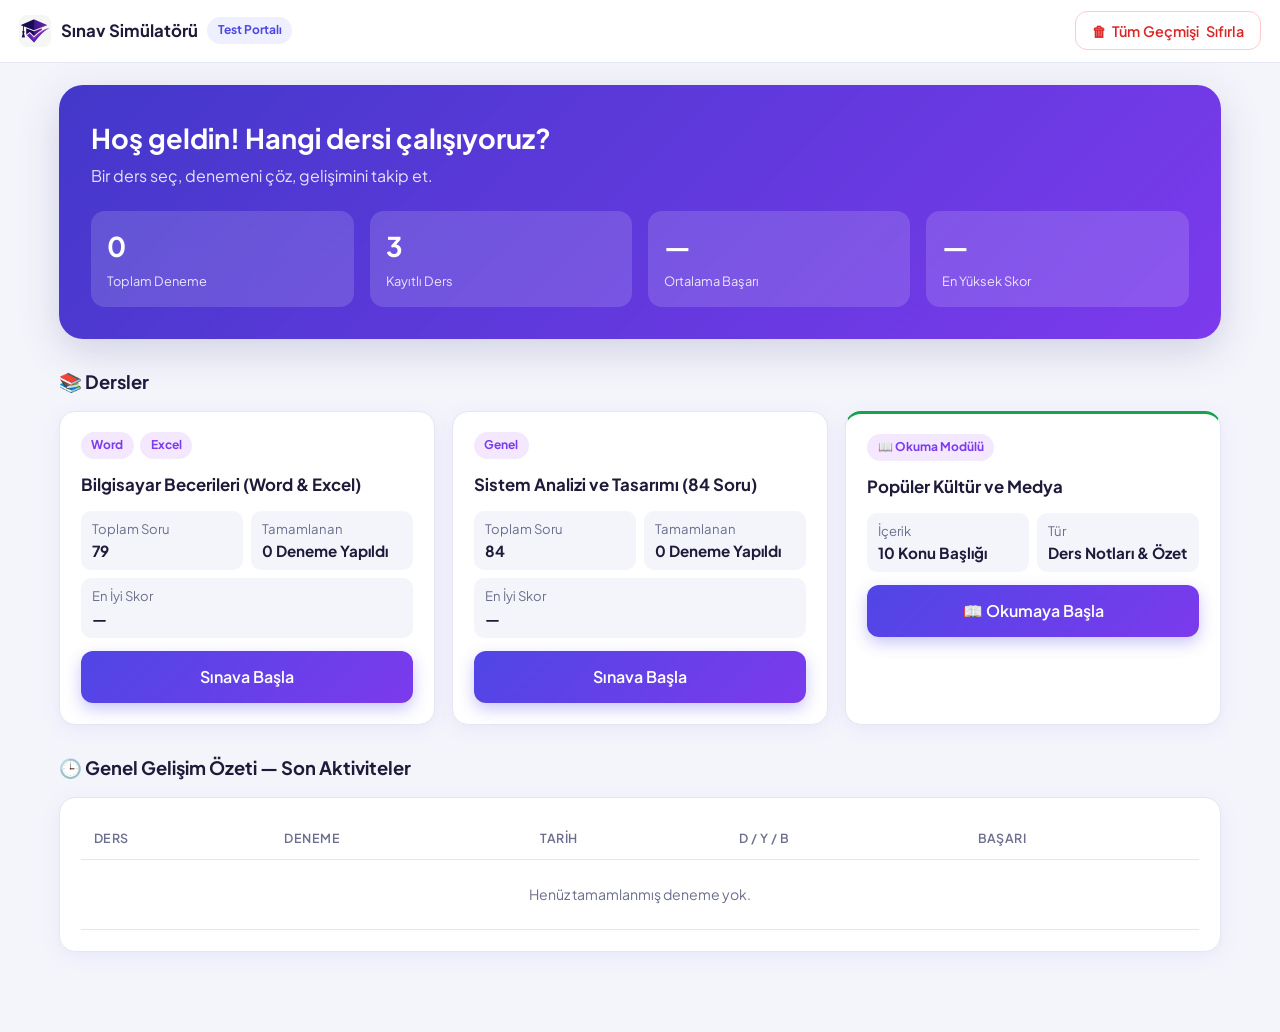
<file: index.html>
<!DOCTYPE html>
<html lang="tr">
<head>
  <meta charset="UTF-8">
  <meta name="viewport" content="width=device-width, initial-scale=1, viewport-fit=cover">
  <title>Sınav Portalı – Üniversite Sınav Simülatörü ve Ders Notları</title>
  <meta name="theme-color" content="#4f46e5">
  <meta name="description" content="Çoklu ders destekli üniversite sınav simülatörü: deneme sınavları çöz, gelişimini takip et ve ders notlarını okuyarak sınav öncesi tekrar yap.">
  <meta property="og:type" content="website">
  <meta property="og:site_name" content="Sınav Portalı">
  <meta property="og:title" content="Sınav Portalı – Üniversite Sınav Simülatörü ve Ders Notları">
  <meta property="og:description" content="Çoklu ders destekli üniversite sınav simülatörü: deneme sınavları çöz, gelişimini takip et ve ders notlarını okuyarak sınav öncesi tekrar yap.">
  <meta property="og:url" content="https://fatiherolbahar.github.io/sinav_portali/">
  <meta property="og:image" content="https://fatiherolbahar.github.io/sinav_portali/assets/og-image.png">
  <meta property="og:image:width" content="1200">
  <meta property="og:image:height" content="630">
  <meta name="twitter:card" content="summary_large_image">
  <meta name="twitter:title" content="Sınav Portalı – Üniversite Sınav Simülatörü ve Ders Notları">
  <meta name="twitter:image" content="https://fatiherolbahar.github.io/sinav_portali/assets/og-image.png">
  <link rel="icon" type="image/png" sizes="32x32" href="assets/favicon-32.png?v=2">
  <link rel="icon" type="image/png" sizes="192x192" href="assets/icon-192.png?v=2">
  <link rel="shortcut icon" href="assets/favicon.ico?v=2">
  <link rel="apple-touch-icon" href="assets/apple-touch-icon.png?v=2">
  <link rel="manifest" href="manifest.webmanifest">
  <link rel="preconnect" href="https://fonts.googleapis.com">
  <link rel="preconnect" href="https://fonts.gstatic.com" crossorigin>
  <link href="https://fonts.googleapis.com/css2?family=Plus+Jakarta+Sans:wght@400;500;600;700;800&display=swap" rel="stylesheet">
  <link rel="stylesheet" href="css/style.css">
</head>
<body>
  <header class="topbar">
    <div class="title"><img src="assets/favicon-64.png" alt="" width="32" height="32"><h1>Sınav Simülatörü</h1><span class="badge">Test Portalı</span></div>
    <button class="btn btn-danger" id="resetBtn">🗑 <span class="tx">Tüm Geçmişi </span>Sıfırla</button>
  </header>

  <main class="container">
    <section class="hero">
      <h1>Hoş geldin! Hangi dersi çalışıyoruz?</h1>
      <p>Bir ders seç, denemeni çöz, gelişimini takip et.</p>
      <div class="stat-row">
        <div class="stat"><b id="sTotal">0</b><span>Toplam Deneme</span></div>
        <div class="stat"><b id="sCourses">0</b><span>Kayıtlı Ders</span></div>
        <div class="stat"><b id="sAvg">—</b><span>Ortalama Başarı</span></div>
        <div class="stat"><b id="sBest">—</b><span>En Yüksek Skor</span></div>
      </div>
    </section>

    <h2 class="section">📚 Dersler</h2>
    <div class="grid" id="courseGrid"></div>

    <h2 class="section">🕒 Genel Gelişim Özeti — Son Aktiviteler</h2>
    <div class="card table-wrap">
      <table>
        <thead><tr><th>Ders</th><th>Deneme</th><th>Tarih</th><th>D / Y / B</th><th>Başarı</th></tr></thead>
        <tbody id="recentBody"></tbody>
      </table>
    </div>
  </main>

  <script src="data/courses-manifest.js"></script>
  <script src="js/storage.js"></script>
  <script src="js/app.js"></script>
</body>
</html>
</file>
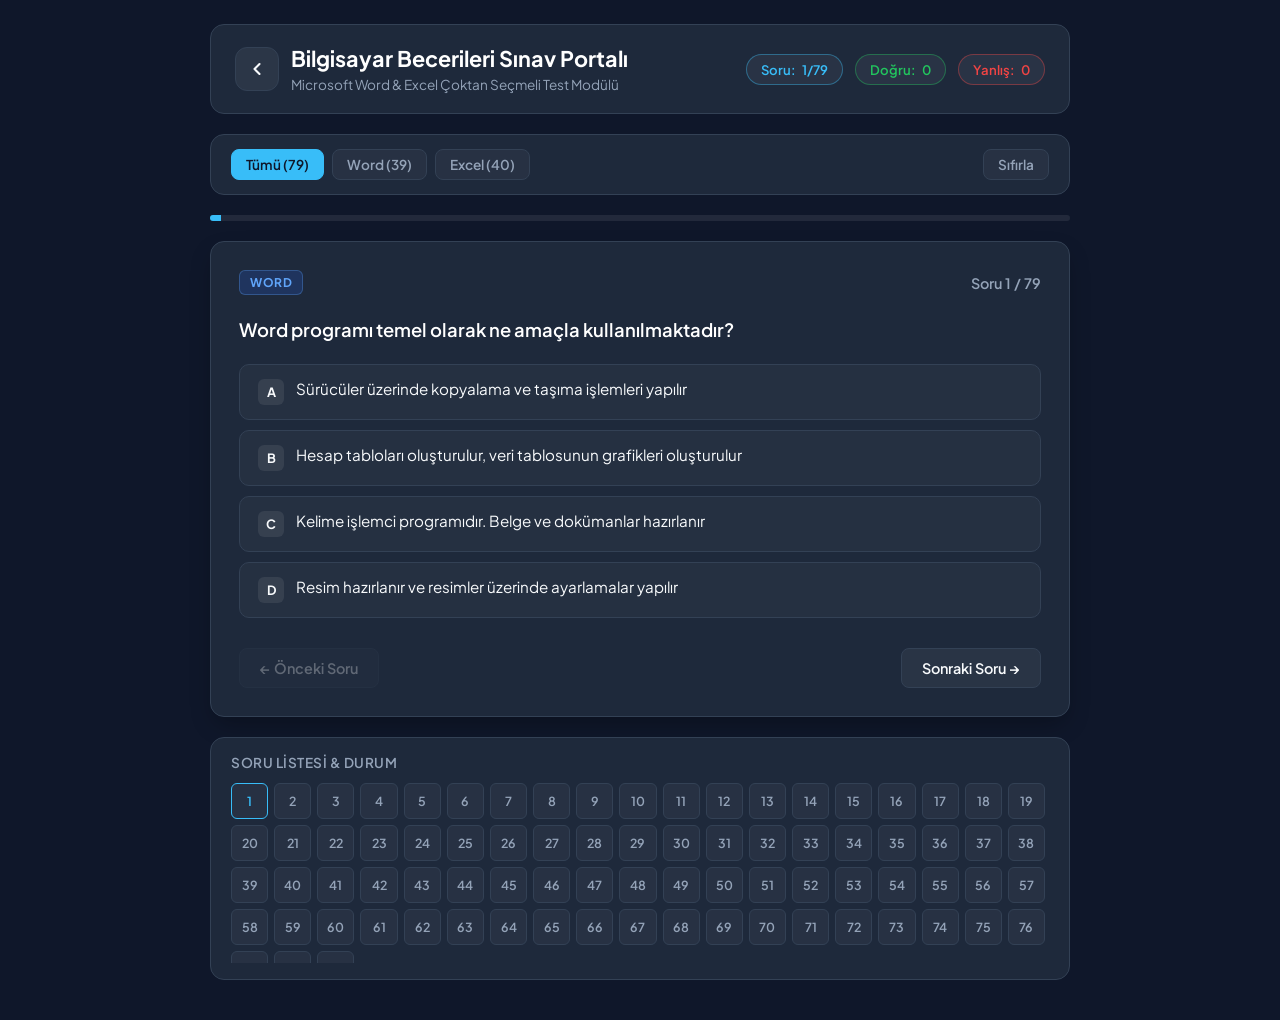
<file: bilgisayar-becerileri.html>
<!DOCTYPE html>
<html lang="tr">
<head>
  <meta charset="UTF-8" />
  <meta name="viewport" content="width=device-width, initial-scale=1.0" />
  <title>Bilgisayar Becerileri Sınav Portalı (Word & Excel)</title>
  <link rel="preconnect" href="https://fonts.googleapis.com">
  <link rel="preconnect" href="https://fonts.gstatic.com" crossorigin>
  <link href="https://fonts.googleapis.com/css2?family=Plus+Jakarta+Sans:wght@400;500;600;700;800&display=swap" rel="stylesheet">
  <style>
    :root {
      --bg: #0f172a;
      --card-bg: #1e293b;
      --card-border: #334155;
      --text: #f8fafc;
      --text-muted: #94a3b8;
      --primary: #38bdf8;
      --primary-hover: #0284c7;
      --success: #22c55e;
      --success-bg: rgba(34, 197, 94, 0.15);
      --danger: #ef4444;
      --danger-bg: rgba(239, 68, 68, 0.15);
      --badge-word: #2563eb;
      --badge-excel: #16a34a;
      --radius: 14px;
    }

    * {
      box-sizing: border-box;
      margin: 0;
      padding: 0;
      font-family: 'Plus Jakarta Sans', -apple-system, BlinkMacSystemFont, sans-serif;
    }

    body {
      background-color: var(--bg);
      color: var(--text);
      min-height: 100vh;
      display: flex;
      flex-direction: column;
      align-items: center;
      padding: 24px 16px 40px;
    }

    .container {
      width: 100%;
      max-width: 860px;
      display: flex;
      flex-direction: column;
      gap: 20px;
    }

    header {
      background: var(--card-bg);
      border: 1px solid var(--card-border);
      border-radius: var(--radius);
      padding: 20px 24px;
      display: flex;
      flex-wrap: wrap;
      justify-content: space-between;
      align-items: center;
      gap: 16px;
    }

    .header-title h1 {
      font-size: 1.35rem;
      font-weight: 700;
      color: #fff;
    }

    .header-title p {
      font-size: 0.85rem;
      color: var(--text-muted);
      margin-top: 4px;
    }

    .stats-bar {
      display: flex;
      gap: 12px;
    }

    .stat-pill {
      background: rgba(255, 255, 255, 0.05);
      border: 1px solid var(--card-border);
      padding: 6px 14px;
      border-radius: 999px;
      font-size: 0.82rem;
      font-weight: 600;
      display: flex;
      align-items: center;
      gap: 6px;
    }

    .stat-pill.correct { color: var(--success); border-color: rgba(34, 197, 94, 0.4); }
    .stat-pill.wrong { color: var(--danger); border-color: rgba(239, 68, 68, 0.4); }
    .stat-pill.total { color: var(--primary); border-color: rgba(56, 189, 248, 0.4); }

    .controls-panel {
      background: var(--card-bg);
      border: 1px solid var(--card-border);
      border-radius: var(--radius);
      padding: 14px 20px;
      display: flex;
      flex-wrap: wrap;
      justify-content: space-between;
      align-items: center;
      gap: 12px;
    }

    .btn-group {
      display: flex;
      gap: 8px;
      flex-wrap: wrap;
    }

    .filter-btn, .mode-btn {
      background: rgba(255, 255, 255, 0.04);
      border: 1px solid var(--card-border);
      color: var(--text-muted);
      padding: 6px 14px;
      border-radius: 8px;
      font-size: 0.85rem;
      font-weight: 600;
      cursor: pointer;
      transition: all 0.2s ease;
    }

    .filter-btn:hover, .mode-btn:hover {
      background: rgba(255, 255, 255, 0.08);
      color: var(--text);
    }

    .filter-btn.active, .mode-btn.active {
      background: var(--primary);
      color: #0f172a;
      border-color: var(--primary);
    }

    .progress-track {
      width: 100%;
      height: 6px;
      background: rgba(255, 255, 255, 0.08);
      border-radius: 999px;
      overflow: hidden;
    }

    .progress-fill {
      height: 100%;
      width: 0%;
      background: var(--primary);
      transition: width 0.3s ease;
    }

    .question-card {
      background: var(--card-bg);
      border: 1px solid var(--card-border);
      border-radius: var(--radius);
      padding: 28px;
      box-shadow: 0 10px 25px -5px rgba(0, 0, 0, 0.3);
      display: flex;
      flex-direction: column;
      gap: 20px;
    }

    .question-top {
      display: flex;
      justify-content: space-between;
      align-items: center;
    }

    .badge {
      font-size: 0.75rem;
      font-weight: 700;
      padding: 4px 10px;
      border-radius: 6px;
      text-transform: uppercase;
      letter-spacing: 0.5px;
    }

    .badge-word { background: rgba(37, 99, 235, 0.2); color: #60a5fa; border: 1px solid rgba(96, 165, 250, 0.3); }
    .badge-excel { background: rgba(22, 163, 74, 0.2); color: #4ade80; border: 1px solid rgba(74, 222, 128, 0.3); }

    .q-number {
      font-size: 0.9rem;
      color: var(--text-muted);
      font-weight: 600;
    }

    .question-text {
      font-size: 1.15rem;
      line-height: 1.6;
      font-weight: 600;
      color: #fff;
    }

    .options-grid {
      display: flex;
      flex-direction: column;
      gap: 10px;
    }

    .option-btn {
      background: rgba(255, 255, 255, 0.03);
      border: 1px solid var(--card-border);
      color: var(--text);
      border-radius: 10px;
      padding: 14px 18px;
      text-align: left;
      font-size: 0.95rem;
      cursor: pointer;
      display: flex;
      align-items: flex-start;
      gap: 12px;
      transition: all 0.2s ease;
    }

    .option-btn:hover:not(:disabled) {
      background: rgba(255, 255, 255, 0.08);
      border-color: #475569;
    }

    .option-letter {
      background: rgba(255, 255, 255, 0.08);
      border-radius: 6px;
      min-width: 26px;
      height: 26px;
      display: flex;
      align-items: center;
      justify-content: center;
      font-weight: 700;
      font-size: 0.8rem;
    }

    .option-btn.correct {
      background: var(--success-bg) !important;
      border-color: var(--success) !important;
      color: #86efac !important;
    }

    .option-btn.wrong {
      background: var(--danger-bg) !important;
      border-color: var(--danger) !important;
      color: #fca5a5 !important;
    }

    .nav-actions {
      display: flex;
      justify-content: space-between;
      align-items: center;
      margin-top: 10px;
    }

    .nav-btn {
      background: rgba(255, 255, 255, 0.05);
      border: 1px solid var(--card-border);
      color: var(--text);
      padding: 10px 20px;
      border-radius: 8px;
      font-size: 0.9rem;
      font-weight: 600;
      cursor: pointer;
      transition: all 0.2s;
    }

    .nav-btn:hover:not(:disabled) {
      background: var(--primary);
      color: #0f172a;
      border-color: var(--primary);
    }

    .nav-btn:disabled {
      opacity: 0.3;
      cursor: not-allowed;
    }

    .quick-jump-panel {
      background: var(--card-bg);
      border: 1px solid var(--card-border);
      border-radius: var(--radius);
      padding: 16px 20px;
    }

    .quick-jump-title {
      font-size: 0.85rem;
      color: var(--text-muted);
      margin-bottom: 12px;
      font-weight: 600;
      text-transform: uppercase;
      letter-spacing: 0.5px;
    }

    .grid-numbers {
      display: grid;
      grid-template-columns: repeat(auto-fill, minmax(36px, 1fr));
      gap: 6px;
      max-height: 180px;
      overflow-y: auto;
      padding-right: 4px;
    }

    .q-jump-btn {
      background: rgba(255, 255, 255, 0.04);
      border: 1px solid var(--card-border);
      color: var(--text-muted);
      height: 36px;
      border-radius: 6px;
      font-size: 0.78rem;
      font-weight: 600;
      cursor: pointer;
      transition: all 0.15s;
    }

    .q-jump-btn:hover {
      background: rgba(255, 255, 255, 0.1);
      color: #fff;
    }

    .q-jump-btn.active {
      border-color: var(--primary);
      color: var(--primary);
    }

    .q-jump-btn.is-correct {
      background: var(--success-bg);
      border-color: var(--success);
      color: var(--success);
    }

    .q-jump-btn.is-wrong {
      background: var(--danger-bg);
      border-color: var(--danger);
      color: var(--danger);
    }

    .score-modal {
      display: none;
      background: var(--card-bg);
      border: 1px solid var(--card-border);
      border-radius: var(--radius);
      padding: 32px;
      text-align: center;
      flex-direction: column;
      gap: 16px;
    }

    .score-modal h2 { font-size: 1.6rem; color: #fff; }
    .score-circle {
      width: 120px;
      height: 120px;
      border-radius: 50%;
      border: 5px solid var(--primary);
      display: flex;
      align-items: center;
      justify-content: center;
      margin: 10px auto;
      font-size: 1.8rem;
      font-weight: 800;
      color: var(--primary);
    }

    .back-btn {
      display: inline-flex;
      align-items: center;
      justify-content: center;
      width: 44px;
      height: 44px;
      min-width: 44px;
      border-radius: 12px;
      background: rgba(255, 255, 255, 0.06);
      border: 1px solid var(--card-border);
      color: var(--text);
      text-decoration: none;
      transition: all 0.2s;
    }
    .back-btn:hover {
      background: rgba(255, 255, 255, 0.12);
      border-color: var(--primary);
      color: var(--primary);
    }
    .back-btn:active {
      transform: scale(0.92);
    }

    @media (max-width: 600px) {
      body { padding: 12px 10px 30px; }
      header { padding: 14px 16px; gap: 12px; }
      .header-title h1 { font-size: 1.15rem; }
      .stats-bar { width: 100%; justify-content: space-between; }
      .stat-pill { flex: 1; justify-content: center; padding: 6px 8px; font-size: 0.78rem; }
      .question-card { padding: 18px 16px; gap: 16px; }
      .question-text { font-size: 1.02rem; }
      .option-btn { padding: 12px 14px; font-size: 0.9rem; }
      .nav-btn { flex: 1; padding: 10px 12px; text-align: center; justify-content: center; }
    }
  </style>
</head>
<body>
  <div class="container">
    <header>
      <div style="display: flex; align-items: center; gap: 12px;">
        <a href="index.html" class="back-btn" aria-label="Ana Sayfaya Dön" title="Ana Sayfaya Dön">
          <svg width="20" height="20" viewBox="0 0 24 24" fill="none" stroke="currentColor" stroke-width="2.5" stroke-linecap="round" stroke-linejoin="round"><polyline points="15 18 9 12 15 6"></polyline></svg>
        </a>
        <div class="header-title">
          <h1>Bilgisayar Becerileri Sınav Portalı</h1>
          <p>Microsoft Word & Excel Çoktan Seçmeli Test Modülü</p>
        </div>
      </div>
      <div class="stats-bar">
        <div class="stat-pill total">Soru: <span id="currentQDisplay">1/79</span></div>
        <div class="stat-pill correct">Doğru: <span id="correctScore">0</span></div>
        <div class="stat-pill wrong">Yanlış: <span id="wrongScore">0</span></div>
      </div>
    </header>

    <div class="controls-panel">
      <div class="btn-group">
        <button class="filter-btn active" data-cat="all">Tümü (79)</button>
        <button class="filter-btn" data-cat="Word">Word (39)</button>
        <button class="filter-btn" data-cat="Excel">Excel (40)</button>
      </div>
      <div class="btn-group">
        <button class="mode-btn" id="resetBtn">Sıfırla</button>
      </div>
    </div>

    <div class="progress-track">
      <div class="progress-fill" id="progressBar"></div>
    </div>

    <main id="quizContainer">
      <div class="question-card">
        <div class="question-top">
          <span class="badge" id="categoryBadge">WORD</span>
          <span class="q-number" id="questionNumber">Soru 1 / 79</span>
        </div>

        <div class="question-text" id="questionText">Soru yükleniyor...</div>

        <div class="options-grid" id="optionsGrid"></div>

        <div class="nav-actions">
          <button class="nav-btn" id="prevBtn">← Önceki Soru</button>
          <button class="nav-btn" id="nextBtn">Sonraki Soru →</button>
        </div>
      </div>
    </main>

    <div class="quick-jump-panel">
      <div class="quick-jump-title">Soru Listesi & Durum</div>
      <div class="grid-numbers" id="gridNumbers"></div>
    </div>
  </div>

  <script>
    const questions = [
      // Word Bölüm 1
      { id: 1, category: "Word", question: "Word programı temel olarak ne amaçla kullanılmaktadır?", options: { a: "Sürücüler üzerinde kopyalama ve taşıma işlemleri yapılır", b: "Hesap tabloları oluşturulur, veri tablosunun grafikleri oluşturulur", c: "Kelime işlemci programıdır. Belge ve dokümanlar hazırlanır", d: "Resim hazırlanır ve resimler üzerinde ayarlamalar yapılır" }, answer: "c" },
      { id: 2, category: "Word", question: "Yazı yazarken Enter tuşuna basmak Word’de ne anlama gelir?", options: { a: "Yeni sütun başına geçer", b: "Kelimeler arası boşluk verir", c: "Paragraf başı yapar", d: "Yeni sayfa başına geçer" }, answer: "c" },
      { id: 3, category: "Word", question: "Belgeye resim eklemek için aşağıdaki seçeneklerden hangisi doğru bir yol tanımlamasıdır?", options: { a: "Ekle (Insert) – SmartArt", b: "Ekle (Insert) – Resimler (Picture)", c: "Ekle (Insert) – Şekiller (Shapes)", d: "Ekle (Insert) – Tablo (Table)" }, answer: "b" },
      { id: 4, category: "Word", question: "Metnin tamamını seçmek için klavyede hangi tuşlar kullanılır?", options: { a: "CTRL + A", b: "SHIFT + A", c: "CTRL + S", d: "CTRL + V" }, answer: "a" },
      { id: 5, category: "Word", question: "Word programında hazırlanan dosyaların (belge) uzantısı aşağıdakilerden hangisidir?", options: { a: ".xlsx", b: ".docx", c: ".bmpx", d: ".dotx" }, answer: "b" },
      { id: 6, category: "Word", question: "B, I, U (Kalın, İtalik, Altı Çizili) simgelerinin isimleri aşağıdaki seçeneklerin hangisinde doğru olarak verilmiştir?", options: { a: "İtalik – Altı Çizili – Alt Simge", b: "Altı Çizili – Kalın – Üst Simge", c: "İnce – Altı Çizili – İtalik", d: "Kalın – İtalik – Altı Çizili" }, answer: "d" },
      { id: 7, category: "Word", question: "Microsoft Word’de Dosya (File) menüsünde aşağıdakilerden hangisi bulunmaz?", options: { a: "Yeni (New)", b: "Tablo ekle (Insert Table)", c: "Aç (Open)", d: "Kaydet (Save)" }, answer: "b" },
      { id: 8, category: "Word", question: "Metin hizalama simgeleri (Sola ve Ortaya) ne için kullanılır?", options: { a: "Yazılarımızı renkli yapmaya yarar", b: "Yazılarımızın yönünü değiştirir", c: "Yazılarımızı sola ve ortaya hizalar", d: "Yazımızı sütunlara böler" }, answer: "c" },
      { id: 9, category: "Word", question: "Belge içerisinde 1. sayfadan bir nesneyi seçtikten sonra Ctrl+C tuşlarına basıp, daha sonra 2. sayfaya geçerek Ctrl+V tuşlarına basılırsa ne olur?", options: { a: "1. sayfadaki nesne, 2. sayfaya taşınır", b: "2. sayfadaki nesne, 1. sayfaya taşınır", c: "2. sayfadaki nesne, 1. sayfaya kopyalanır", d: "1. sayfadaki nesne, 2. sayfaya kopyalanır" }, answer: "d" },
      { id: 10, category: "Word", question: "Madde işaretleri ve numaralandırma ile ilgili aşağıdakilerden hangisi yanlıştır?", options: { a: "Paragraf menüsünde yer alır.", b: "Bu soruların şıkları yazılırken kullanılmıştır.", c: "Sayfaya otomatik sayfa numarası verir.", d: "Madde işaretlerinin renkleri değiştirilebilir." }, answer: "c" },

      // Word Bölüm 2
      { id: 11, category: "Word", question: "Aşağıdakilerden hangisi bir Yazı Tipi (Font) stili değildir?", options: { a: "Kalın (Bold)", b: "İtalik (Italic)", c: "Normal (Regular)", d: "Üstsimge (Superscript)" }, answer: "c" },
      { id: 12, category: "Word", question: "Word’de bir metin yazarken paragraf başı yapmak için hangi tuşa ya da tuşlara basılır?", options: { a: "Aşağı Ok tuşu", b: "Enter tuşu", c: "Shift + Enter", d: "Ctrl + Enter" }, answer: "b" },
      { id: 13, category: "Word", question: "Belgeye Üstbilgi (Header) ve Altbilgi (Footer) eklemek için hangi menü kullanılır?", options: { a: "Biçim (Format) menüsü", b: "Görünüm (View) menüsü", c: "Araçlar (Tools) menüsü", d: "Ekle (Insert) menüsü" }, answer: "d" },
      { id: 14, category: "Word", question: "Aşağıdakilerden hangisi bir Satır Aralığı (Line Spacing) türü değildir?", options: { a: "Çoklu (Multiple)", b: "Üçlü (Triple)", c: "Çift (Double)", d: "Tek (Single)" }, answer: "b" },
      { id: 15, category: "Word", question: "Bir metni taşıma işlemi aşağıdakilerden hangi işlem grubu ile yapılabilir?", options: { a: "Kopyala ve Yapıştır", b: "Kes ve Kopyala", c: "Kes ve Yapıştır", d: "Yapıştır ve Sil" }, answer: "c" },
      { id: 16, category: "Word", question: "Biçim Boyacısı (Format Painter) işlevi ne için kullanılır?", options: { a: "Bir metnin rengini değiştirmek", b: "Biçimlendirmeyi kopyalayıp, başka bir yere uygulamak", c: "Seçili bir metni silmek", d: "Arka plan rengi uygulamak" }, answer: "b" },
      { id: 17, category: "Word", question: "Ekle (Insert) menüsünde ClipArt seçildiğinde aşağıdakilerden hangisi ilk olarak gerçekleşir?", options: { a: "Belgeye bir ClipArt resmi eklenir", b: "Belgeye eklenecek ClipArt resmini seçme seçeneği sunulur", c: "ClipArt görev menüsü açılır", d: "Hiçbiri" }, answer: "c" },
      { id: 18, category: "Word", question: "Hizalama komutlarının (Sola, Ortala, Sağa, Yasla) görevleri sırasıyla nelerdir?", options: { a: "Ortala – Sola hizala – Yasla – Sağa hizala", b: "Sola hizala – Ortala – Sağa hizala –Yasla", c: "Yasla – Ortala – Sola hizala – Sağa hizala", d: "Yasla – Sağa hizala – Ortala – Sola hizala" }, answer: "b" },
      { id: 19, category: "Word", question: "Tablo simgesinin görevi nedir?", options: { a: "Resim Ekle", b: "Şekil Ekle", c: "Metin Kutusu Ekle", d: "Tablo Ekle" }, answer: "d" },

      // Word Bölüm 3
      { id: 20, category: "Word", question: "Bir Word belgesinde her sayfanın alt kısmında aynı metnin yazılı olması hangi özellik ile sağlanır?", options: { a: "Üstbilgi (Header)", b: "Dipnot (Footnote)", c: "Başlık (Title)", d: "Altbilgi (Footer)" }, answer: "d" },
      { id: 21, category: "Word", question: "Sayfa numarası aşağıdaki alanlardan hangisinde yer alabilir?", options: { a: "Dipnot (Footnote)", b: "Üstbilgi (Header)", c: "Yer işareti (Bookmark)", d: "SmartArt" }, answer: "b" },
      { id: 22, category: "Word", question: "Bir tablonun sınır çizgilerini kaldırmak ya da gizlemek için aşağıdaki komutlardan hangisi kullanılır?", options: { a: "Kenarlık Yok (No Border)", b: "Çizgi Yok (No Line)", c: "Çerçeve Yok (No Outline)", d: "Beyaz çizgi (White Line)" }, answer: "a" },
      { id: 23, category: "Word", question: "Aşağıdaki komutlardan hangisi iki veya daha çok tablo hücresini birleştirip tek hücre haline getirmek için kullanılır?", options: { a: "Hücre Böl (Split Cells)", b: "Otomatik Sığdır (AutoFit)", c: "Tablo Böl (Split Table)", d: "Hücreleri Birleştir (Merge Cells)" }, answer: "d" },
      { id: 24, category: "Word", question: "Bir Word belgesine eklenmiş olan bir tabloda aşağıdakilerden hangisi uygulanamaz?", options: { a: "Hücre yüksekliği ve genişliğini ayarlamak", b: "Altbilgi eklemek", c: "Yeni satır eklemek", d: "Resim eklemek" }, answer: "b" },
      { id: 25, category: "Word", question: "Bir Word belgesine eklenen bir resmin metne göre yeri hangi menüden ayarlanır?", options: { a: "Ekle > Resim (Insert > Picture)", b: "Resim Araçları > Metni Kaydır (Picture Tools > Wrap Text)", c: "Giriş > Yasla (Home > Justify)", d: "Çizim Araçları > Şekil Efektleri (Drawing Tools>Shape Effects)" }, answer: "b" },
      { id: 26, category: "Word", question: "Belge içerisinde, bir sonraki sayfayı metin içerisinde belirli bir konumdan başlatmak için hangi özellik kullanılır?", options: { a: "Dosya > Yeni (File > New)", b: "Referanslar > Dipnot (References > Footnote)", c: "Sayfa Yapısı > Kenarlıklar (Page Layout > Page Borders)", d: "Ekle > Sayfa Sonu (Insert > Page Break)" }, answer: "d" },
      { id: 27, category: "Word", question: "«Metni Tabloya Dönüştür» («Convert Text to Table») seçeneği aşağıdakilerden hangisi için kullanılır?", options: { a: "Tablo içerisinde hücre yüksekliğini değiştirmek için", b: "Seçilen bir metin grubundan tablo oluşturmak için", c: "Metnin yönünü değiştirmek için", d: "Tablodaki metnin hizalamasını değiştirmek için" }, answer: "b" },
      { id: 28, category: "Word", question: "Sayfayı dikey durumdan yatay duruma getirmek için aşağıdakilerden hangisi kullanılır?", options: { a: "Sayfa Düzeni > Yönlendirme (Page Layout > Orientation)", b: "Sayfa Düzeni > Kenar Boşlukları (Page Layout > Margins)", c: "Sayfa Düzeni > Boyut (Page Layout > Size)", d: "Sayfa Düzeni > Sütunlar (Page Layout > Columns)" }, answer: "a" },
      { id: 29, category: "Word", question: "Bir metnin yazı tipi hangi menüden değiştirilir?", options: { a: "Ekle > Metin Kutusu (Insert > Text Box)", b: "Sayfa Düzeni > Metni Kaydır (Page Layout > Wrap Text)", c: "Başvurular > Alıntı (References > Citation)", d: "Giriş > Yazı Tipi (Home > Font)" }, answer: "d" },

      // Word Bölüm 4
      { id: 30, category: "Word", question: "Belgelerde, açıklama yapmak, yorumda bulunmak veya belgede sözü edilen bir şeye gönderme yapmak amacıyla kullanılan özellik hangisidir?", options: { a: "Üstbilgi (Header)", b: "Dipnot (Footnote)", c: "Başlık notu (Head note)", d: "Altbilgi (Footer)" }, answer: "b" },
      { id: 31, category: "Word", question: "Dipnot (Footnote) belge içerisinde hangi konumda yer alır?", options: { a: "Belgenin sonunda", b: "Sayfanın sonunda", c: "Başlığın sonunda", d: "Hiçbiri" }, answer: "b" },
      { id: 32, category: "Word", question: "Varsayılan ayarlarda, Üstbilgi (Header) yada Altbilgi (Footer) hangi sayfada görünür?", options: { a: "Sadece ilk sayfada", b: "Sadece sayfa numarası tek sayı olan sayfalarda", c: "Her sayfada", d: "Sadece son sayfada" }, answer: "c" },
      { id: 33, category: "Word", question: "Aşağıdakilerden hangisine Kenarlık (Borders) uygulanabilir?", options: { a: "Hücrelere", b: "Metinlere", c: "Paragraflara", d: "Yukarıdakilerin tümüne" }, answer: "d" },
      { id: 34, category: "Word", question: "Aşağıdakilerden hangisi bir sayfa kenarlığı (Page Border) tipi değildir?", options: { a: "Sağ", b: "Orta", c: "Üst", d: "Sol" }, answer: "b" },
      { id: 35, category: "Word", question: "Aşağıdakilerden hangisi, Tablo eklerken kullanılan Otomatik Sığdırma (AutoFit) seçeneklerinden değildir?", options: { a: "Sabit Sütun Genişliği (Fixed Column Width)", b: "İçindekilere göre Otomatik Sığdır (AutoFit to Contents)", c: "Sütuna Otomatik Sığdır (AutoFit to Column)", d: "Pencereye Otomatik Sığdır (AutoFit to Window)" }, answer: "c" },
      { id: 36, category: "Word", question: "Madde İşareti (Bulleting) ve Numaralandırma (Numbering) özellikleri için hangi menü kullanılır?", options: { a: "Dosya > Sayfa Ayarları (File > Page Setup)", b: "Ekle>Madde İşareti/Numaralandırma (Insert>Bullets/Numbering)", c: "Ekle > Sayfa Numaralandırma (Insert > Page Numbers)", d: "Giriş>Madde İşareti/Numaralandırma (Home>Bullets/Numbering)" }, answer: "d" },
      { id: 37, category: "Word", question: "Dipnot (Footnote) ve Sonnot (Endnote) hakkında aşağıdakilerden hangisi yanlıştır?", options: { a: "Dipnot sayfanın en altında, Sonnot belgenin sonunda yer alır", b: "Dipnotlar Sonnota dönüştürülebilir", c: "Sonnot metinleri değiştirilemez", d: "Dipnot ve Sonnot yazı tipleri değiştirilebilir" }, answer: "c" },
      { id: 38, category: "Word", question: "Üstbilgi (Header) ve Altbilgi (Footer) hangi amaçla kullanılır?", options: { a: "Büyük belgeleri daha okunaklı hale getirmek için", b: "Bir sayfanın başlangıç ve bitişini işaretlemek için", c: "Dokümanın genel görünümünü geliştirmek için", d: "Belgenin her sayfasında yer almasını istediğimiz bilgileri tek seferde yazabilmek için" }, answer: "d" },
      { id: 39, category: "Word", question: "Tanımdaki boşluğa doğru kelimeyi yazınız: '................, yazımızda, başka bir yazı veya kişiden bir parça yayınlamak, örnek göstermek, eklemek anlamındadır.'", options: { a: "İçindekiler Tablosu (Table of Contents)", b: "Filigran (Watermark)", c: "Alıntı (Citation)", d: "Köprü (Hyperlink)" }, answer: "c" },

      // Excel Bölüm 1
      { id: 40, category: "Excel", question: "Excel programında hazırlanan dosyaların (çalışma sayfası) uzantısı aşağıdakilerden hangisidir?", options: { a: ".xlsx", b: ".docx", c: ".bmpx", d: ".dotx" }, answer: "a" },
      { id: 41, category: "Excel", question: "Aşağıdakilerden hangisi 'Hücreleri Biçimlendir (Format Cells)' panosunda yoktur?", options: { a: "Metni kaydırma, hücreleri birleştirme", b: "Metin yönü ayarlama, hizalama", c: "Kenarlıklar, sayı biçimleri", d: "Veri sıralama" }, answer: "d" },
      { id: 42, category: "Excel", question: "Σ (Sigma) komutu ne için kullanılır?", options: { a: "Ortalama hesaplar", b: "Toplama işlemi yapar", c: "Para birimi yazar", d: "Yazdırma komutudur" }, answer: "b" },
      { id: 43, category: "Excel", question: "Kenarlık simgelerinin (Kenarlık yok, Alt kenarlık, Sol kenarlık, Sağ kenarlık) sıralanışı aşağıdakilerden hangisinde doğru olarak verilmiştir?", options: { a: "Kenarlık yok – Çerçeve – Kalın çerçeve – Üst ve alt kenarlık", b: "Çift alt kenarlık – Kalın alt kenarlık – Üst ve alt kenarlık – Üst tek alt çift kenarlık", c: "Kenarlık yok – Alt kenarlık – Sol kenarlık – Sağ kenarlık", d: "Üst ve kalın alt kenarlık – Tüm kenarlıklar- Çerçeve – Kalın çerçeve" }, answer: "c" },
      { id: 44, category: "Excel", question: "Aşağıdakilerden hangisi Excel’de formül olamaz?", options: { a: "=(A1+B1)", b: "A1+B1", c: "=A1+B1", d: "=TOPLA(A1;B1)" }, answer: "b" },
      { id: 45, category: "Excel", question: "Excel’de A5 neyi temsil eder?", options: { a: "A sütunu – 5. satır", b: "5. satırı – 5. sütun", c: "A satırı – 1. sütun", d: "A satırı – 5. sütunu" }, answer: "a" },
      { id: 46, category: "Excel", question: "Çalışma alanı, kılavuz çizgileriyle satır ve sütunlara bölünmüştür. Kılavuz çizgilerinin oluşturduğu satır ve sütunların kesişimi ile oluşan bu kutulara ne denir?", options: { a: "Dikey kaydırma çubuğu", b: "Grafik", c: "Aktif çalışma sayfası", d: "Hücre" }, answer: "d" },
      { id: 47, category: "Excel", question: "Aşağıdakilerden hangisi B8 hücresinin değerini getirir?", options: { a: "=B(8)", b: "=B8", c: "B8$", d: "=8B" }, answer: "b" },
      { id: 48, category: "Excel", question: "Hücre için aşağıdakilerden hangisi doğrudur?", options: { a: "A-B-C-D şeklinde satırlardır", b: "Sadece açıklama yapmak için kullanılan metin kutusudur", c: "Satır ve sütunların kesiştiği alanlardır", d: "1-2-3-4 şeklinde sütunlardır" }, answer: "c" },
      { id: 49, category: "Excel", question: "Hücreye girilebilen bilgiler için aşağıdakilerden hangisi yanlıştır?", options: { a: "Menü", b: "Formül/Fonksiyon", c: "Metin", d: "Sayı" }, answer: "a" },

      // Excel Bölüm 2
      { id: 50, category: "Excel", question: "Excel’de formüller hangi işaretle başlar?", options: { a: "=", b: "+", c: "(", d: "$" }, answer: "a" },
      { id: 51, category: "Excel", question: "Aşağıdakilerden hangisi Mutlak Referans (Absolute Reference) gösterimindedir?", options: { a: "A1", b: "$A$1", c: "!A!!", d: "#a#1" }, answer: "b" },
      { id: 52, category: "Excel", question: "Aşağıdaki formüllerden hangisi yanlış yazılmıştır?", options: { a: "=10+50", b: "=B7*B1", c: "=B7+14", d: "=B1+7B" }, answer: "d" },
      { id: 53, category: "Excel", question: "Excel’de bir formülü kopyaladığınızda aşağıdakilerden hangisi gerçekleşir?", options: { a: "Formülün orijinal kopyasını siler", b: "Yeni kopyalanan formülde hücre referanslarını düzenler", c: "Mutlak hücre referanslarını düzenler", d: "Bağıl hücre referanslarını düzenlemez" }, answer: "b" },
      { id: 54, category: "Excel", question: "(C2:C9) aşağıdakilerden hangisini ifade eder?", options: { a: "C2 ve C9 dışındaki hücreler", b: "C2 ile C9 aralığındaki hücreler", c: "C2 ve C9 hücreleri", d: "C2 ile C9 aralığındaki hücrelerin dışındaki hücreler" }, answer: "b" },
      { id: 55, category: "Excel", question: "Aşağıdakilerden hangisi Excel’de doğru bir hücre aralığıdır?", options: { a: "AB:CD", b: "A1:A5", c: "1A:1B", d: "A1:1C" }, answer: "b" },
      { id: 56, category: "Excel", question: "Aşağıdakilerden hangisi Koşullu Biçimlendirme (Conditional Formatting) stil menüsünde Veri Çubuğu (Data Bars) işlevini tanımlar?", options: { a: "Seçilen hücre aralığındaki değerlerin grafiğini oluşturur", b: "Hücrelerdeki değerler arasındaki ilişkiyi gösterir", c: "Tablo stillerini bir grup hücreye uygular", d: "Seçili hücreleri alfabetik sıraya göre sıralar" }, answer: "b" },
      { id: 57, category: "Excel", question: "Aşağıdakilerden hangisi Excel’de «Bul ve Değiştir» (Find and Replace) özelliği için doğru değildir?", options: { a: "Kalın yazılar için arama yapabilir ve italik olarak değiştirebilirsiniz", b: "Kelimenin tamamını arayıp aramayacağınıza karar verebilirsiniz", c: "Formüller içinde arama yapabilirsiniz", d: "Satırlara, sütunlara veya sayfalara göre arama yapabilirsiniz (HEPSİ DOĞRUDUR)" }, answer: "d" },
      { id: 58, category: "Excel", question: "Excel’de verileri azalan ya da artan şekilde sıralamak için hangi menü kullanılır?", options: { a: "Stiller > Hücre Stilleri > Başlıklar", b: "Ekle > Grafikler > Çubuk", c: "Giriş > Hizalama > Hücreleri Birleştir", d: "Giriş > Düzenleme > Sırala (Home > Editing > Sort)" }, answer: "d" },
      { id: 59, category: "Excel", question: "Hücre içeriklerine göre sütun genişliğini ayarlamaya yarayan Otomatik Sığdırma (AutoFit) özelliği nasıl kullanılır?", options: { a: "Sütun başlığındaki sütun adını çift tıklayarak", b: "Çalışma sayfasındaki hücre işaretçisini çift tıklayarak", c: "Sütun başlığında sütunun sağ kenarına çift tıklayarak", d: "Sütun başlığında sütunun sol kenarına çift tıklayarak" }, answer: "c" },

      // Excel Bölüm 3
      { id: 60, category: "Excel", question: "Bir hücrenin içinde #### işareti varsa bunun anlamı nedir?", options: { a: "Formül hatası vardır", b: "Hücre yanlış biçimlendirilmiştir", c: "Bilgiler hücreye sığmamıştır", d: "İşlev hatası vardır" }, answer: "c" },
      { id: 61, category: "Excel", question: "Excel’de Çarpma formülü yazarken kullanılan işaret aşağıdakilerden hangisidir?", options: { a: "#", b: "x", c: "*", d: "<" }, answer: "c" },
      { id: 62, category: "Excel", question: "Aşağıdakilerden hangisi ile otomatik toplam alınır?", options: { a: "%", b: "fx", c: "Σ", d: "&" }, answer: "c" },
      { id: 63, category: "Excel", question: "Excel’de şarta bağlı işlem yapan fonksiyon aşağıdakilerden hangisidir?", options: { a: "=ORTALAMA (AVERAGE)", b: "=DÜŞEYARA (VLOOKUP)", c: "=EĞER (IF)", d: "=DOĞRU (TRUE)" }, answer: "c" },
      { id: 64, category: "Excel", question: "=B4+B5+B6+B7 formülünün eşdeğeri aşağıdakilerden hangisidir?", options: { a: "=TOPLA(B4;B7) ya da =SUM(B4;B7)", b: "=TOPLA(B4,B7) ya da =SUM(B4,B7)", c: "=TOPLA(B4:B7) ya da =SUM(B4:B7)", d: "=TOPLA(B4B7) ya da =SUM(B4B7)" }, answer: "c" },
      { id: 65, category: "Excel", question: "Seçili olan hücrenin sağ alt köşesinde siyah renkli + işareti belirdiğinde tıklanıp sürüklenirse aşağıdakilerden hangisi gerçekleşir?", options: { a: "Metin ya da Formül Taşıma", b: "Metin ya da Formül Kopyalama", c: "Metin ya da Formül Çerçevelendirme", d: "Metin ya da Formül Bloklama" }, answer: "b" },
      { id: 66, category: "Excel", question: "Sayıların görüntülenmesinde 1000 ayıracı kullanmak için hangi yöntem izlenir?", options: { a: "Giriş > Sayı > Finansal Sayı Biçimi", b: "Giriş > Sayı > Virgül Stili (Home > Number > Comma Style)", c: "Giriş > Sayı > Yüzde Stili", d: "Giriş > Sayı > Ondalık Arttır" }, answer: "b" },
      { id: 67, category: "Excel", question: "Para (madeni para ve banknot) simgeli düğmenin Excel’de görevi nedir?", options: { a: "Küçük resimlerden para resmini eklemeye yarar", b: "Seçilen hücreler içindeki verilerin istatistiksel hesaplamalarını yapar", c: "Seçilen hücrelerdeki değerleri para birimi ile gösterir", d: "Hücre içine yazılan TL para birimini çapraz kur hesabı ile hesaplar" }, answer: "c" },
      { id: 68, category: "Excel", question: "Excel’de «Metni Kaydır» (Wrap Text) özelliğinin görevi aşağıdaki hangi seçenekte doğru olarak verilmiştir?", options: { a: "Hücre içindeki metni sola doğru kaydırarak girintiyi artırmaya yarar", b: "Hücre içindeki metni sağa doğru kaydırarak girintiyi azaltmaya yarar", c: "Hücre içindeki yazıyı eklenen grafiğin sağına kaydırarak sağda görünmesini sağlar", d: "Hücre içine sığmayan verinin aynı hücre içinde birden fazla satırda yazılmasını sağlar" }, answer: "d" },
      { id: 69, category: "Excel", question: "=TOPLA (A1:A3;A7) ya da =SUM(A1:A3;A7) formülünün eşdeğer formülü aşağıdaki seçeneklerden hangisidir?", options: { a: "=A1+A2+A3+A7", b: "=A1+ A2+A3+A4+A5+A6+A7", c: "=A1+A3+A7", d: "=A1+A7" }, answer: "a" },

      // Excel Bölüm 4
      { id: 70, category: "Excel", question: "Excel’de bir çalışma sayfasındaki hücreler ................. ile tanımlanır.", options: { a: "Hücre adı", b: "Sütun harfleri ve satır numaraları", c: "Sütun numaraları ve satır harfleri", d: "Hücre yerleşim koordinatları" }, answer: "b" },
      { id: 71, category: "Excel", question: "Seçilen hücreleri daha büyük tek bir hücre haline getirmek için aşağıdakilerden hangisi kullanılır?", options: { a: "Metni Kaydır (Wrap Text)", b: "Tekrarları Kaldır (Remove Duplicates)", c: "Bölmeleri Dondur (Freeze Panes)", d: "Hücreleri Birleştir (Merge Cells)" }, answer: "d" },
      { id: 72, category: "Excel", question: "Aşağıdakilerden hangisi Excel’de geçerli bir formül değildir?", options: { a: "=TOPLA(D5:E6)-A3 ya da =SUM(D5:E6)-A3", b: "=TOPLA(A1:A5)*,5 ya da =SUM(A1:A5)*,5", c: "=TOPLA(B2C8)/(10-A1) ya da =SUM(B2C8)/(10-A1)", d: "=TOPLA(C1;D7)-8 ya da =SUM(C1;D7)-8" }, answer: "c" },
      { id: 73, category: "Excel", question: "Aşağıdakilerden hangisi Excel’de geçerli bir Grafik (Chart) tipi değildir?", options: { a: "Alan (Area)", b: "Pasta (Pie)", c: "Sütun (Column)", d: "Döngü (Cycle)" }, answer: "d" },
      { id: 74, category: "Excel", question: "Aşağıdakilerden hangisi Excel’de geçerli bir formüldür?", options: { a: "=((A2+B5)*5%", b: "=ORTALAMA(D5:H5))/ ,8 ya da =AVERAGE(D5:H5))/ ,8", c: "=EĞER(A17<125;\"A\";\"B\") ya da =IF(A17<125;\"A\";\"B\")", d: "=MİN (D14D68)+E17 ya da =MIN (D14D68)+E17" }, answer: "c" },
      { id: 75, category: "Excel", question: "Sütun A'dan sütun E'ye kadar, beş sütunda yer alan verilere sahipseniz, tüm verinin üzerine ortalanmış bir başlık oluşturmanın bir yolu, aşağıdakilerden hangisi olabilir?", options: { a: "Başlık metnini A1 hücresine yazıp, A1:A5 hücre aralığına Hücreleri Birleştir özelliği uygulamak", b: "Başlık metnini A1 hücresine yazıp, A1:E1 hücre aralığına Hücreleri Birleştir özelliği uygulamak", c: "Başlık metnini C1 hücresine yazmak", d: "Biçim menüsünden Ortala özelliği uygulamak" }, answer: "b" },
      { id: 76, category: "Excel", question: "=EĞER(A1=\"YES\";\"DONE\";\"RESTART\") ya da =IF(A1=\"YES\";\"DONE\";\"RESTART\") formülünde A1 hücresinde \"NO\" yazıyorsa, formülün sonucu ne olur?", options: { a: "Formül \"DONE\" değerini verir", b: "Formül hata verir", c: "Formül \"RESTART\" değerini verir", d: "Formül \"YES\" değerini verir" }, answer: "c" },
      { id: 77, category: "Excel", question: "Excel’de seçili hücrenin ismi nerede görülür?", options: { a: "Ad Kutusu (Name Box)", b: "Formül Çubuğu (Formula Bar)", c: "Sütun (Column)", d: "Hücre Stilleri (Cell Styles)" }, answer: "a" },
      { id: 78, category: "Excel", question: "Excel’de formül oluştururken $D$6 şeklinde $ işareti kullanılması ne anlama gelir?", options: { a: "Hücre biçimini, dolar para birimine değiştirir.", b: "Hücrenin içine sadece rakam yazılmasını sağlar", c: "Hata verir", d: "Mutlak başvuru (absolute reference) oluşturur" }, answer: "d" },
      { id: 79, category: "Excel", question: "Aşağıdaki formüllerden hangisi bir Excel sayfasında J sütununun 1. ve 8. satırları arasındaki hücrelerin toplamını verir?", options: { a: "=EKLE(J1-J8) ya da =ADD(J1-J8)", b: "=TOPLA(J1:J8) ya da =SUM(J1:J8)", c: "=J:1+J:8", d: "=TOPLA J:1-8 ya da =SUM J:1-8" }, answer: "b" }
    ];

    let currentCategory = 'all';
    let filteredQuestions = [...questions];
    let currentIndex = 0;
    const userAnswers = {};

    const categoryBadge = document.getElementById('categoryBadge');
    const questionNumber = document.getElementById('questionNumber');
    const questionText = document.getElementById('questionText');
    const optionsGrid = document.getElementById('optionsGrid');
    const prevBtn = document.getElementById('prevBtn');
    const nextBtn = document.getElementById('nextBtn');
    const progressBar = document.getElementById('progressBar');
    const currentQDisplay = document.getElementById('currentQDisplay');
    const correctScore = document.getElementById('correctScore');
    const wrongScore = document.getElementById('wrongScore');
    const gridNumbers = document.getElementById('gridNumbers');
    const filterBtns = document.querySelectorAll('.filter-btn');
    const resetBtn = document.getElementById('resetBtn');

    function applyFilter(cat) {
      currentCategory = cat;
      if (cat === 'all') {
        filteredQuestions = [...questions];
      } else {
        filteredQuestions = questions.filter(q => q.category === cat);
      }
      currentIndex = 0;
      renderGrid();
      loadQuestion();
    }

    function renderGrid() {
      gridNumbers.innerHTML = '';
      filteredQuestions.forEach((q, idx) => {
        const btn = document.createElement('button');
        btn.classList.add('q-jump-btn');
        btn.textContent = idx + 1;

        if (userAnswers[q.id]) {
          if (userAnswers[q.id] === q.answer) {
            btn.classList.add('is-correct');
          } else {
            btn.classList.add('is-wrong');
          }
        }

        if (idx === currentIndex) {
          btn.classList.add('active');
        }

        btn.addEventListener('click', () => {
          currentIndex = idx;
          loadQuestion();
        });
        gridNumbers.appendChild(btn);
      });
    }

    function updateStats() {
      let correct = 0;
      let wrong = 0;
      filteredQuestions.forEach(q => {
        if (userAnswers[q.id]) {
          if (userAnswers[q.id] === q.answer) correct++;
          else wrong++;
        }
      });
      correctScore.textContent = correct;
      wrongScore.textContent = wrong;
      currentQDisplay.textContent = `${currentIndex + 1}/${filteredQuestions.length}`;
      progressBar.style.width = `${((currentIndex + 1) / filteredQuestions.length) * 100}%`;
    }

    function loadQuestion() {
      const q = filteredQuestions[currentIndex];
      if (!q) return;

      categoryBadge.textContent = q.category.toUpperCase();
      categoryBadge.className = `badge badge-${q.category.toLowerCase()}`;
      questionNumber.textContent = `Soru ${currentIndex + 1} / ${filteredQuestions.length}`;
      questionText.textContent = q.question;

      optionsGrid.innerHTML = '';
      const selected = userAnswers[q.id];

      for (const [key, value] of Object.entries(q.options)) {
        const btn = document.createElement('button');
        btn.classList.add('option-btn');
        btn.innerHTML = `<span class="option-letter">${key.toUpperCase()}</span><span>${value}</span>`;

        if (selected) {
          btn.disabled = true;
          if (key === q.answer) {
            btn.classList.add('correct');
          } else if (key === selected) {
            btn.classList.add('wrong');
          }
        } else {
          btn.addEventListener('click', () => handleAnswer(key));
        }

        optionsGrid.appendChild(btn);
      }

      prevBtn.disabled = currentIndex === 0;
      nextBtn.disabled = currentIndex === filteredQuestions.length - 1;

      updateStats();
      renderGrid();
    }

    function handleAnswer(choice) {
      const q = filteredQuestions[currentIndex];
      userAnswers[q.id] = choice;
      loadQuestion();
    }

    prevBtn.addEventListener('click', () => {
      if (currentIndex > 0) {
        currentIndex--;
        loadQuestion();
      }
    });

    nextBtn.addEventListener('click', () => {
      if (currentIndex < filteredQuestions.length - 1) {
        currentIndex++;
        loadQuestion();
      }
    });

    filterBtns.forEach(btn => {
      btn.addEventListener('click', () => {
        filterBtns.forEach(b => b.classList.remove('active'));
        btn.classList.add('active');
        applyFilter(btn.dataset.cat);
      });
    });

    resetBtn.addEventListener('click', () => {
      if (confirm("Tüm cevaplarınızı sıfırlamak istiyor musunuz?")) {
        for (const key in userAnswers) delete userAnswers[key];
        currentIndex = 0;
        loadQuestion();
      }
    });

    // İlk başlatma
    applyFilter('all');
  </script>
</body>
</html>
</file>
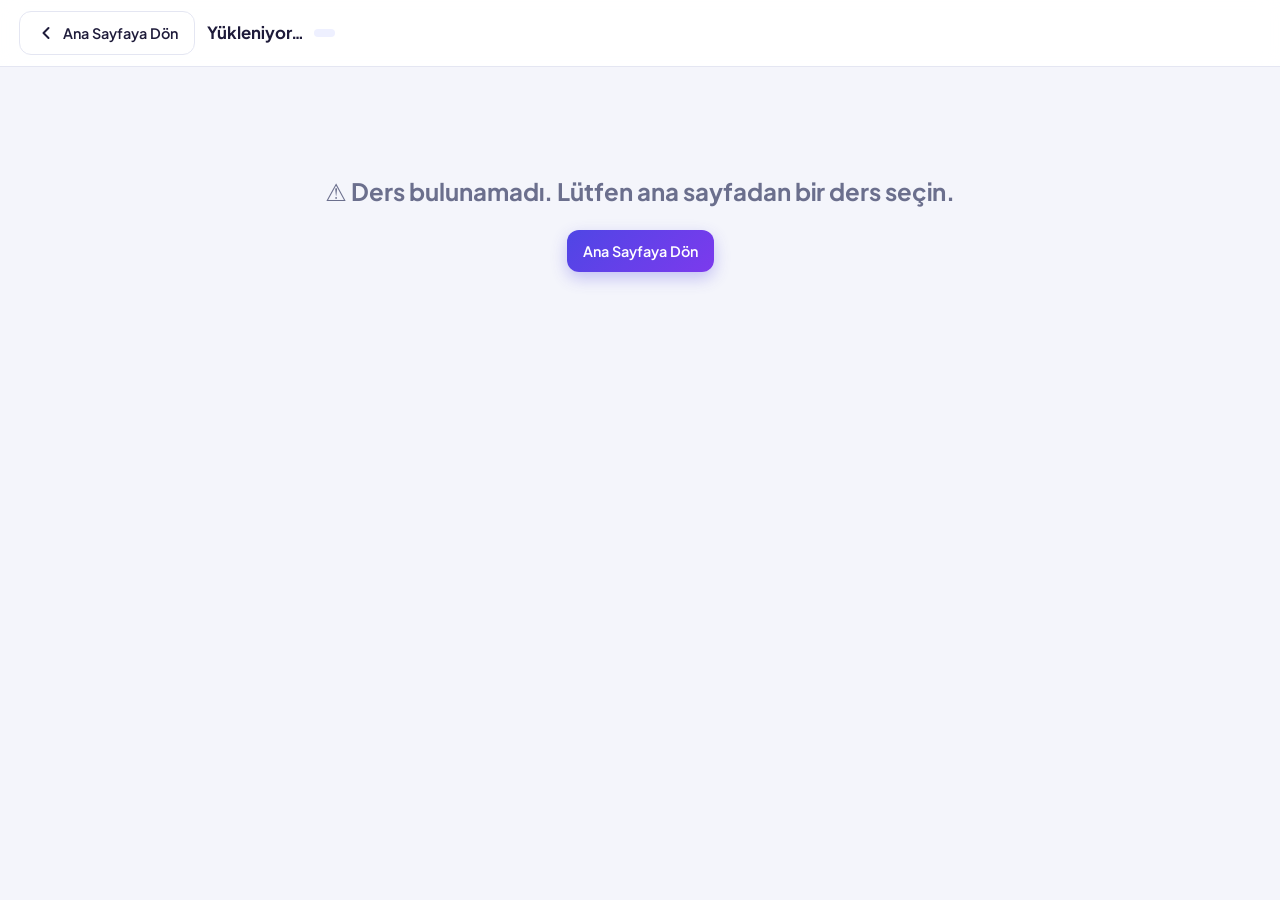
<file: exam.html>
<!DOCTYPE html>
<html lang="tr">
<head>
  <meta charset="UTF-8">
  <meta name="viewport" content="width=device-width, initial-scale=1, viewport-fit=cover">
  <title>Sınav – Sınav Portalı | Deneme Sınavı Çöz</title>
  <meta name="theme-color" content="#4f46e5">
  <meta name="description" content="Çoklu ders destekli üniversite sınav simülatörü: deneme sınavları çöz, gelişimini takip et ve ders notlarını okuyarak sınav öncesi tekrar yap.">
  <meta property="og:type" content="website">
  <meta property="og:site_name" content="Sınav Portalı">
  <meta property="og:title" content="Sınav Portalı – Üniversite Sınav Simülatörü ve Ders Notları">
  <meta property="og:description" content="Çoklu ders destekli üniversite sınav simülatörü: deneme sınavları çöz, gelişimini takip et ve ders notlarını okuyarak sınav öncesi tekrar yap.">
  <meta property="og:url" content="https://fatiherolbahar.github.io/sinav_portali/exam.html">
  <meta property="og:image" content="https://fatiherolbahar.github.io/sinav_portali/assets/og-image.png">
  <meta property="og:image:width" content="1200">
  <meta property="og:image:height" content="630">
  <meta name="twitter:card" content="summary_large_image">
  <meta name="twitter:title" content="Sınav Portalı – Üniversite Sınav Simülatörü ve Ders Notları">
  <meta name="twitter:image" content="https://fatiherolbahar.github.io/sinav_portali/assets/og-image.png">
  <link rel="icon" type="image/png" sizes="32x32" href="assets/favicon-32.png?v=2">
  <link rel="icon" type="image/png" sizes="192x192" href="assets/icon-192.png?v=2">
  <link rel="shortcut icon" href="assets/favicon.ico?v=2">
  <link rel="apple-touch-icon" href="assets/apple-touch-icon.png?v=2">
  <link rel="manifest" href="manifest.webmanifest">
  <link rel="preconnect" href="https://fonts.googleapis.com">
  <link rel="preconnect" href="https://fonts.gstatic.com" crossorigin>
  <link href="https://fonts.googleapis.com/css2?family=Plus+Jakarta+Sans:wght@400;500;600;700;800&display=swap" rel="stylesheet">
  <link rel="stylesheet" href="css/style.css">
</head>
<body>
  <header class="topbar">
    <a class="btn btn-back" href="index.html" aria-label="Ana Sayfaya Dön"><svg class="icon-back" width="20" height="20" viewBox="0 0 24 24" fill="none" stroke="currentColor" stroke-width="2.5" stroke-linecap="round" stroke-linejoin="round"><polyline points="15 18 9 12 15 6"></polyline></svg><span class="tx">Ana Sayfaya Dön</span></a>
    <div class="title">
      <h1 id="courseName">Yükleniyor…</h1>
      <span class="badge" id="attemptBadge"></span>
    </div>
    <button class="btn" id="historyBtn"><span>📊</span><span class="tx">Deneme Geçmişi</span></button>
    <button class="btn btn-primary" id="finishBtn"><span>✓</span><span class="tx">Sınavı Bitir</span></button>
  </header>

  <main class="container">
    <div id="loading" class="center-msg">Sınav yükleniyor…</div>
    <div id="error" class="center-msg hidden"></div>

    <section id="examView" class="hidden">
      <div id="banner" class="banner hidden"></div>
      <div class="filterbar">
        <div class="pills" id="pills"></div>
        <label class="switch" title="Şık tıklandığı anda doğru/yanlış gösterilir">
          <input type="checkbox" id="feedbackToggle"><span class="track"></span>
          <span>Anlık Geri Bildirim</span>
        </label>
      </div>
      <div class="statusbar" id="status"></div>
      <div class="layout">
        <section class="card q-card" id="qCard"></section>
        <aside class="card palette" id="palette">
          <h3><span class="grab"></span><span>Soru Paleti</span><button class="drawer-close" id="paletteClose">✕</button></h3>
          <div class="pgrid" id="pgrid"></div>
          <div class="legend" id="legend"></div>
        </aside>
      </div>
    </section>

    <section id="resultView" class="hidden"></section>
  </main>

  <button class="fab hidden" id="paletteFab">🧭 Soru Paleti</button>
  <div class="overlay" id="overlay"></div>

  <script src="data/courses-manifest.js"></script>
  <script src="js/storage.js"></script>
  <script src="js/exam-engine.js"></script>
</body>
</html>
</file>
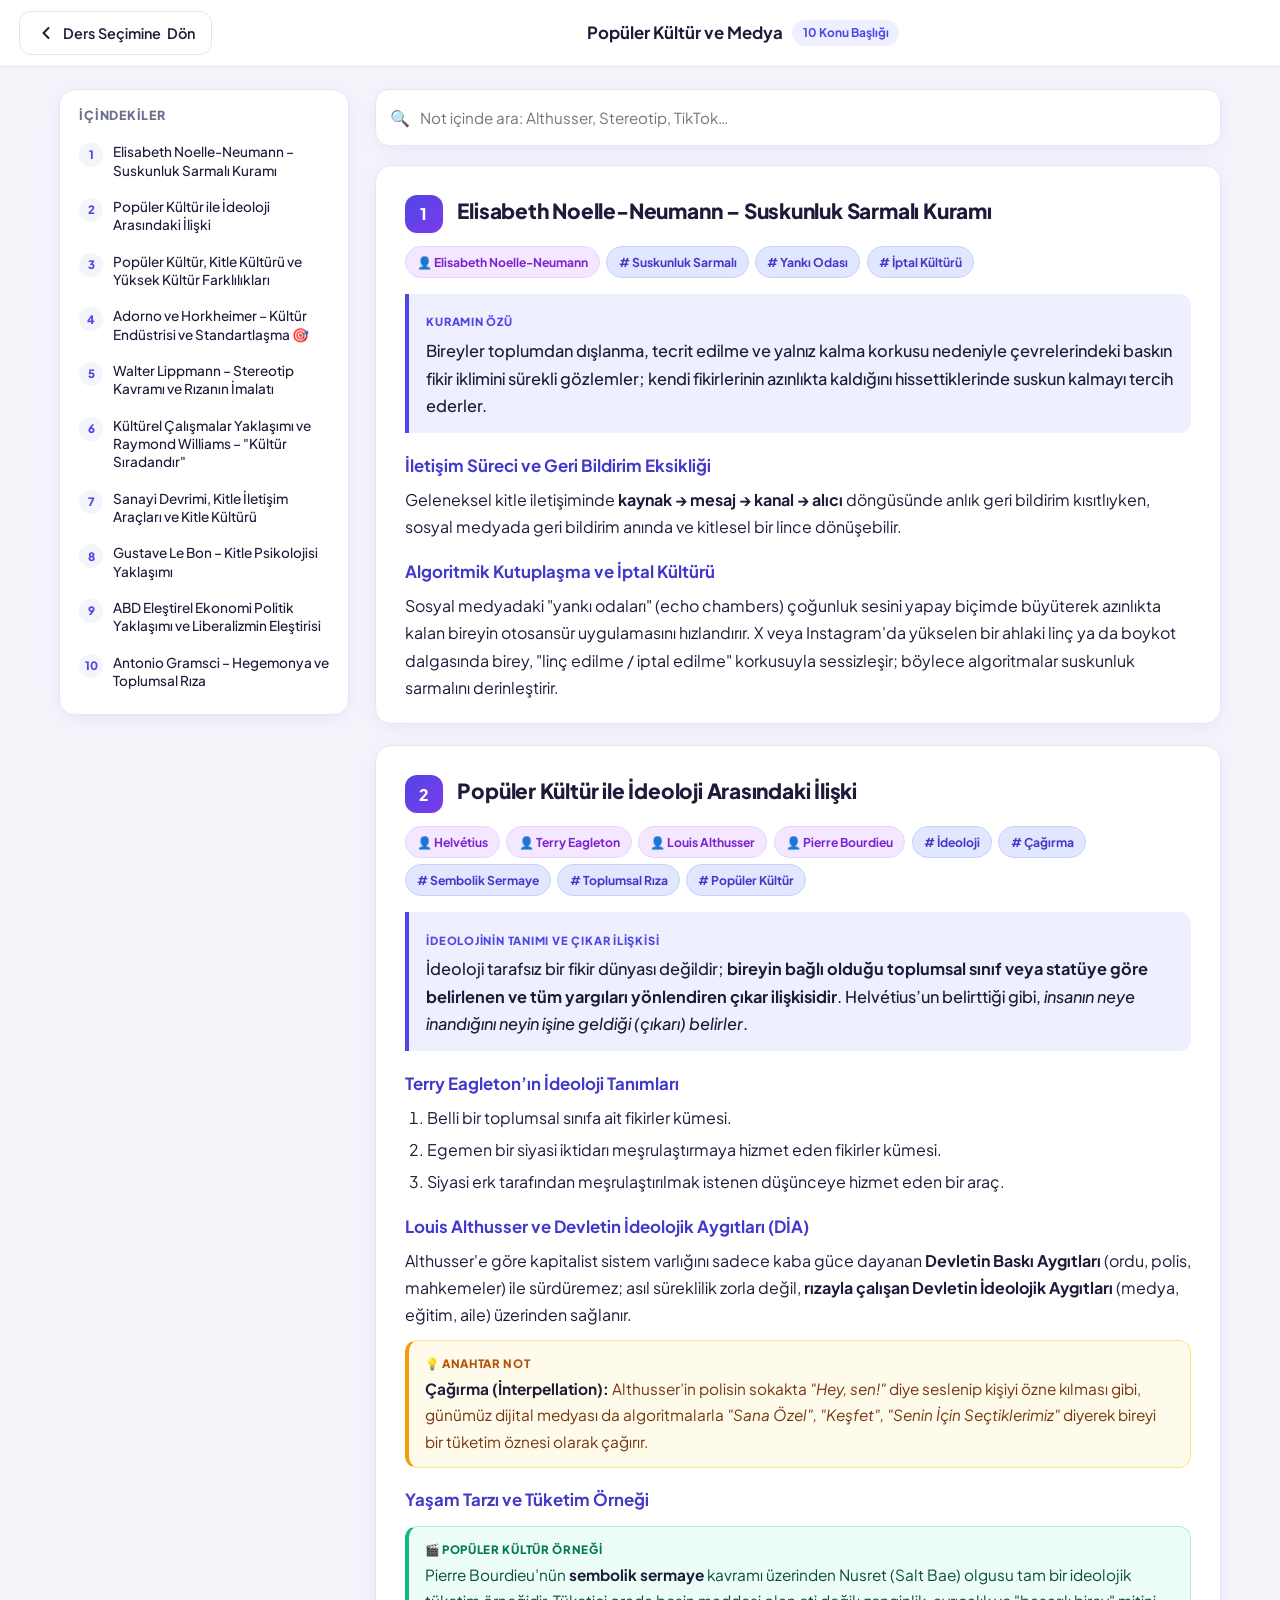
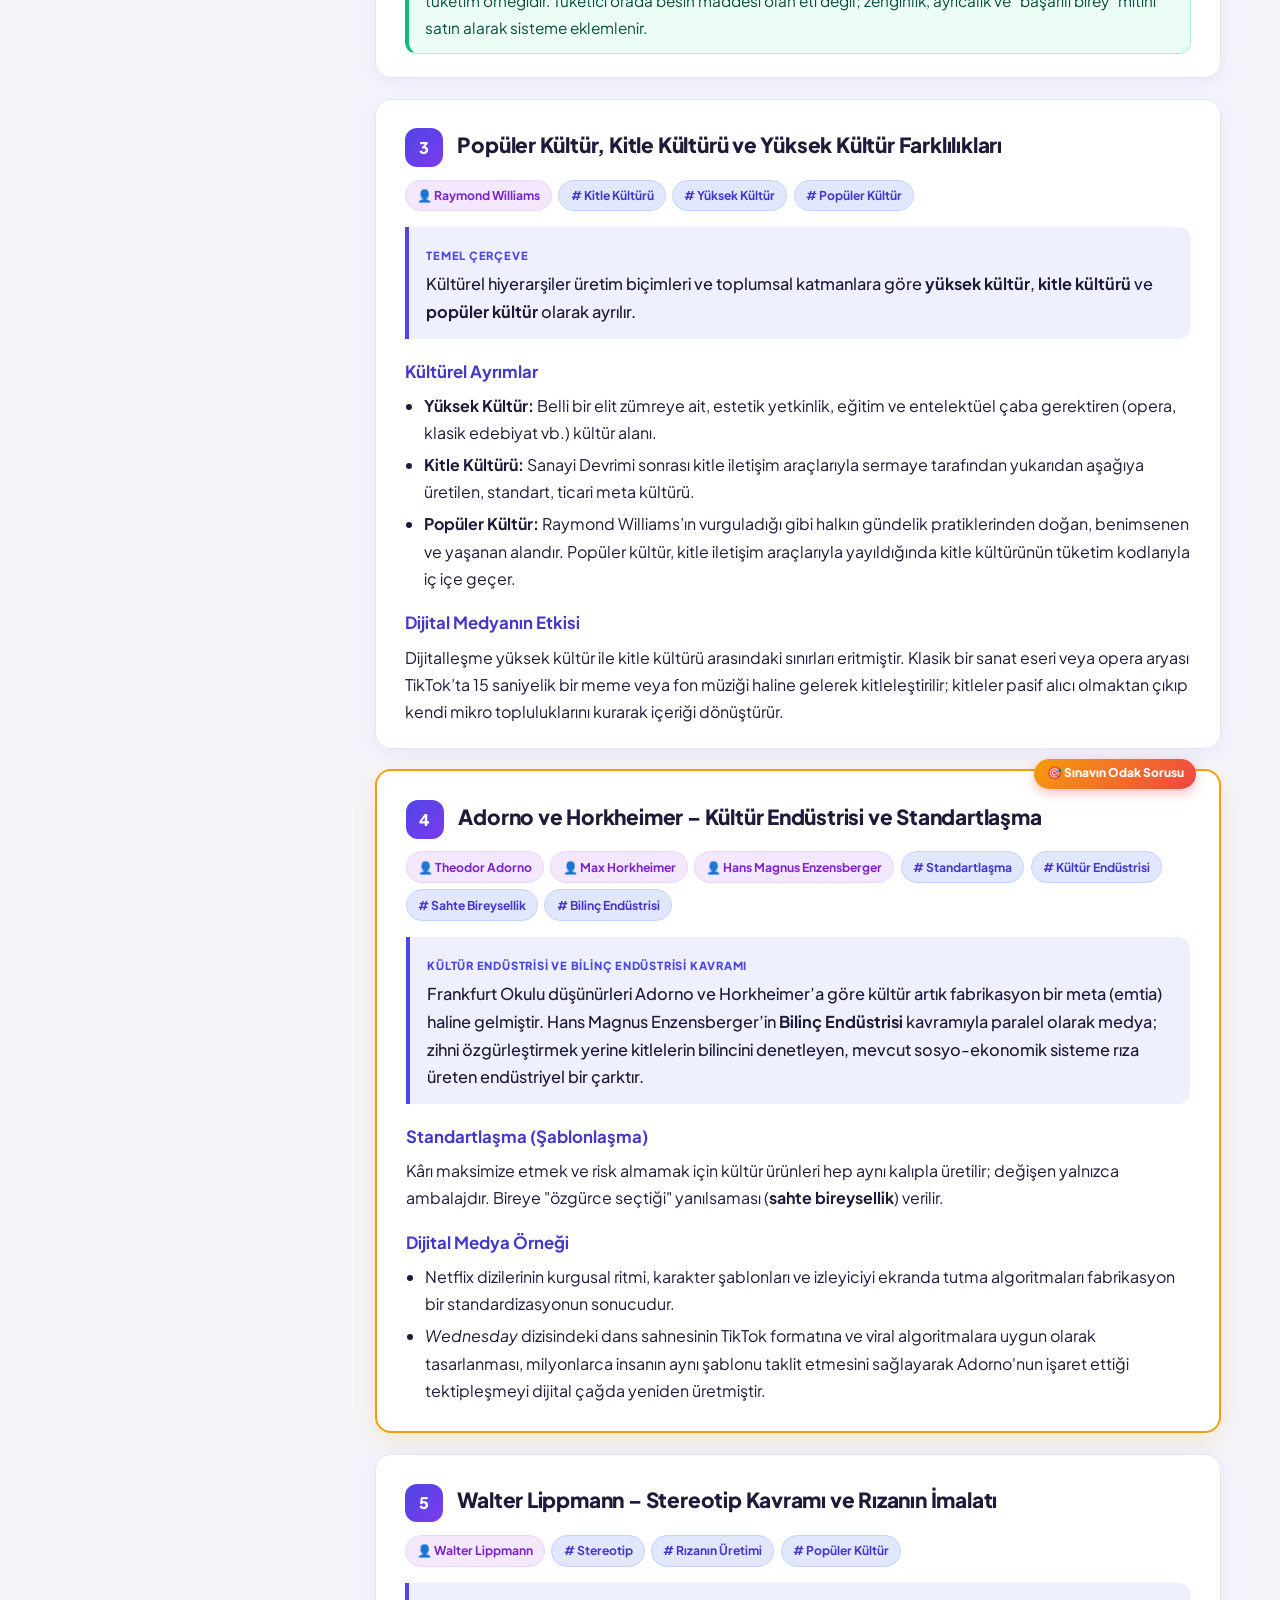
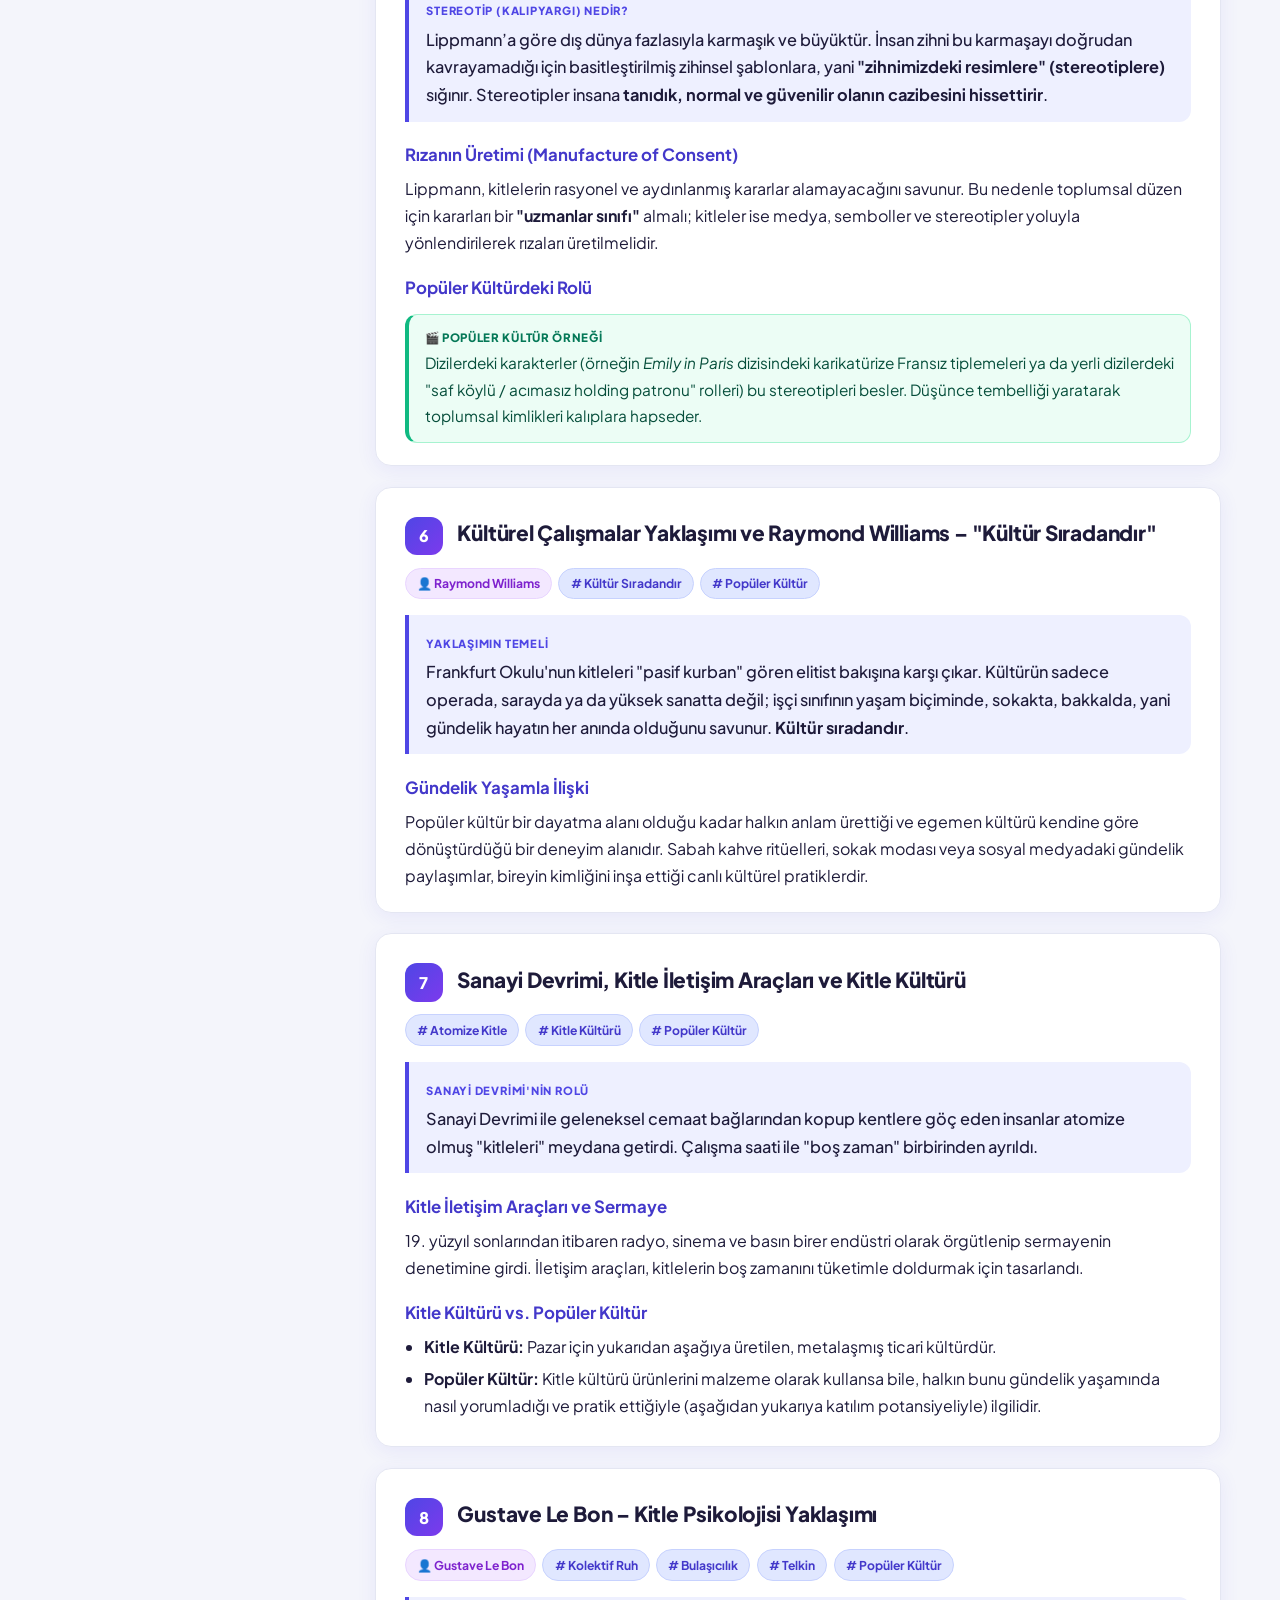
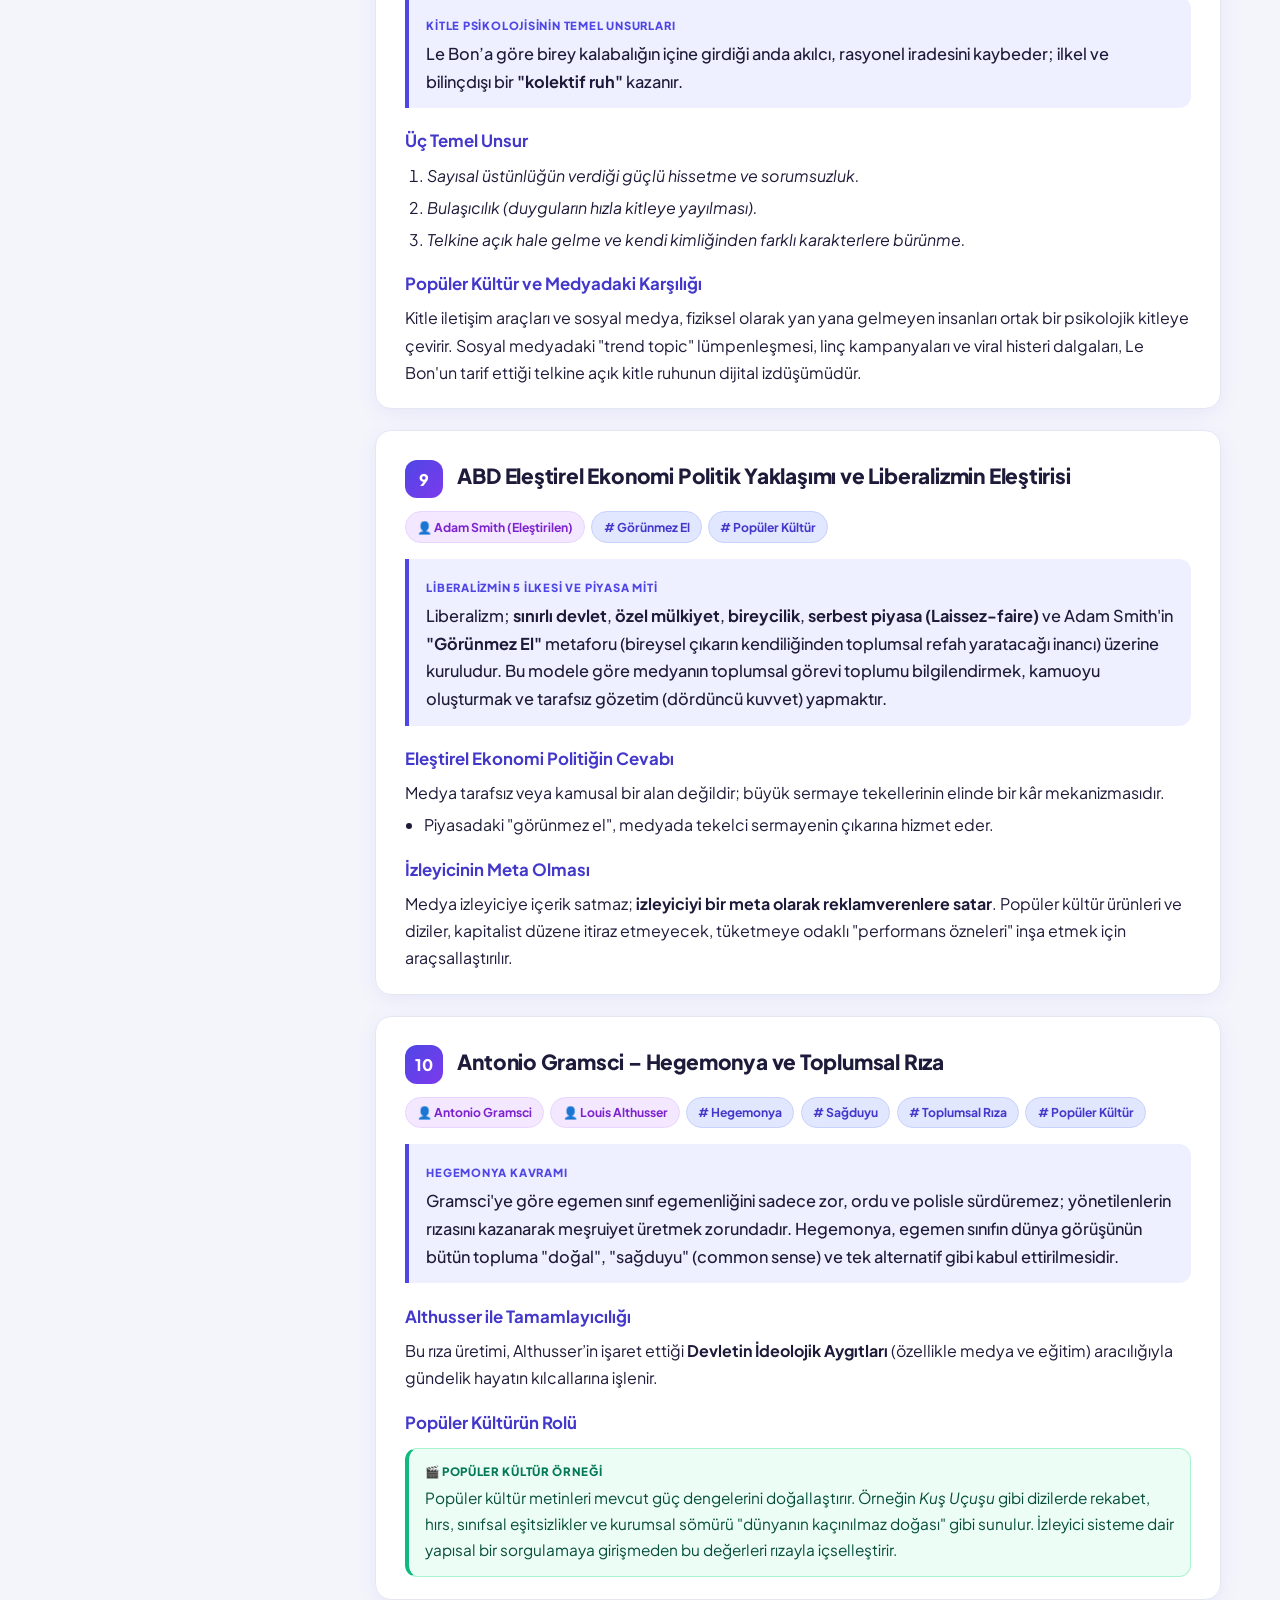
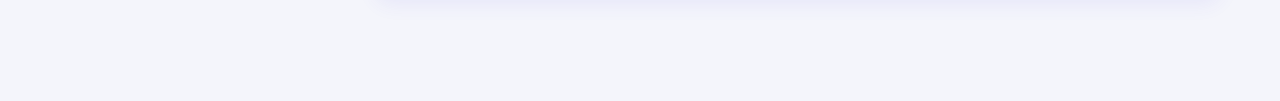
<file: reader.html>
<!DOCTYPE html>
<html lang="tr">
<head>
  <meta charset="UTF-8">
  <meta name="viewport" content="width=device-width, initial-scale=1, viewport-fit=cover">
  <title>Ders Notları – Sınav Portalı | Okuma ve Tekrar Modülü</title>
  <meta name="theme-color" content="#4f46e5">
  <meta name="description" content="Çoklu ders destekli üniversite sınav simülatörü: deneme sınavları çöz, gelişimini takip et ve ders notlarını okuyarak sınav öncesi tekrar yap.">
  <meta property="og:type" content="website">
  <meta property="og:site_name" content="Sınav Portalı">
  <meta property="og:title" content="Sınav Portalı – Üniversite Sınav Simülatörü ve Ders Notları">
  <meta property="og:description" content="Çoklu ders destekli üniversite sınav simülatörü: deneme sınavları çöz, gelişimini takip et ve ders notlarını okuyarak sınav öncesi tekrar yap.">
  <meta property="og:url" content="https://fatiherolbahar.github.io/sinav_portali/reader.html">
  <meta property="og:image" content="https://fatiherolbahar.github.io/sinav_portali/assets/og-image.png">
  <meta property="og:image:width" content="1200">
  <meta property="og:image:height" content="630">
  <meta name="twitter:card" content="summary_large_image">
  <meta name="twitter:title" content="Sınav Portalı – Üniversite Sınav Simülatörü ve Ders Notları">
  <meta name="twitter:image" content="https://fatiherolbahar.github.io/sinav_portali/assets/og-image.png">
  <link rel="icon" type="image/png" sizes="32x32" href="assets/favicon-32.png?v=2">
  <link rel="icon" type="image/png" sizes="192x192" href="assets/icon-192.png?v=2">
  <link rel="shortcut icon" href="assets/favicon.ico?v=2">
  <link rel="apple-touch-icon" href="assets/apple-touch-icon.png?v=2">
  <link rel="preconnect" href="https://fonts.googleapis.com">
  <link rel="preconnect" href="https://fonts.gstatic.com" crossorigin>
  <link href="https://fonts.googleapis.com/css2?family=Plus+Jakarta+Sans:wght@400;500;600;700;800&display=swap" rel="stylesheet">
  <link rel="stylesheet" href="css/style.css">
</head>
<body class="reader-body">
  <div class="read-progress" aria-hidden="true"><div class="read-progress-bar" id="progressBar"></div></div>

  <header class="topbar">
    <a class="btn btn-back" href="index.html" aria-label="Ders Seçimine Dön"><svg class="icon-back" width="20" height="20" viewBox="0 0 24 24" fill="none" stroke="currentColor" stroke-width="2.5" stroke-linecap="round" stroke-linejoin="round"><polyline points="15 18 9 12 15 6"></polyline></svg><span class="tx">Ders Seçimine </span>Dön</a>
    <div class="title"><h1 id="courseName">Ders Notları</h1><span class="badge" id="topicBadge"></span></div>
    <button class="btn toc-toggle" id="tocToggle" aria-expanded="false" aria-controls="toc">☰ İçindekiler</button>
  </header>

  <div class="reader-layout">
    <aside class="toc" id="toc" aria-label="İçindekiler">
      <div class="toc-head">İçindekiler</div>
      <nav id="tocList"></nav>
    </aside>
    <div class="toc-backdrop" id="tocBackdrop"></div>

    <main class="reader-main">
      <div class="search-box">
        <span aria-hidden="true">🔍</span>
        <input type="search" id="searchInput" placeholder="Not içinde ara: Althusser, Stereotip, TikTok…" autocomplete="off" aria-label="Notlarda ara">
        <span class="search-count" id="searchCount"></span>
      </div>
      <div id="notes"></div>
      <p class="empty hidden" id="noResult">Aramanızla eşleşen not bulunamadı.</p>
    </main>
  </div>

  <script src="data/courses-manifest.js"></script>
  <script src="js/reader.js"></script>
</body>
</html>
</file>
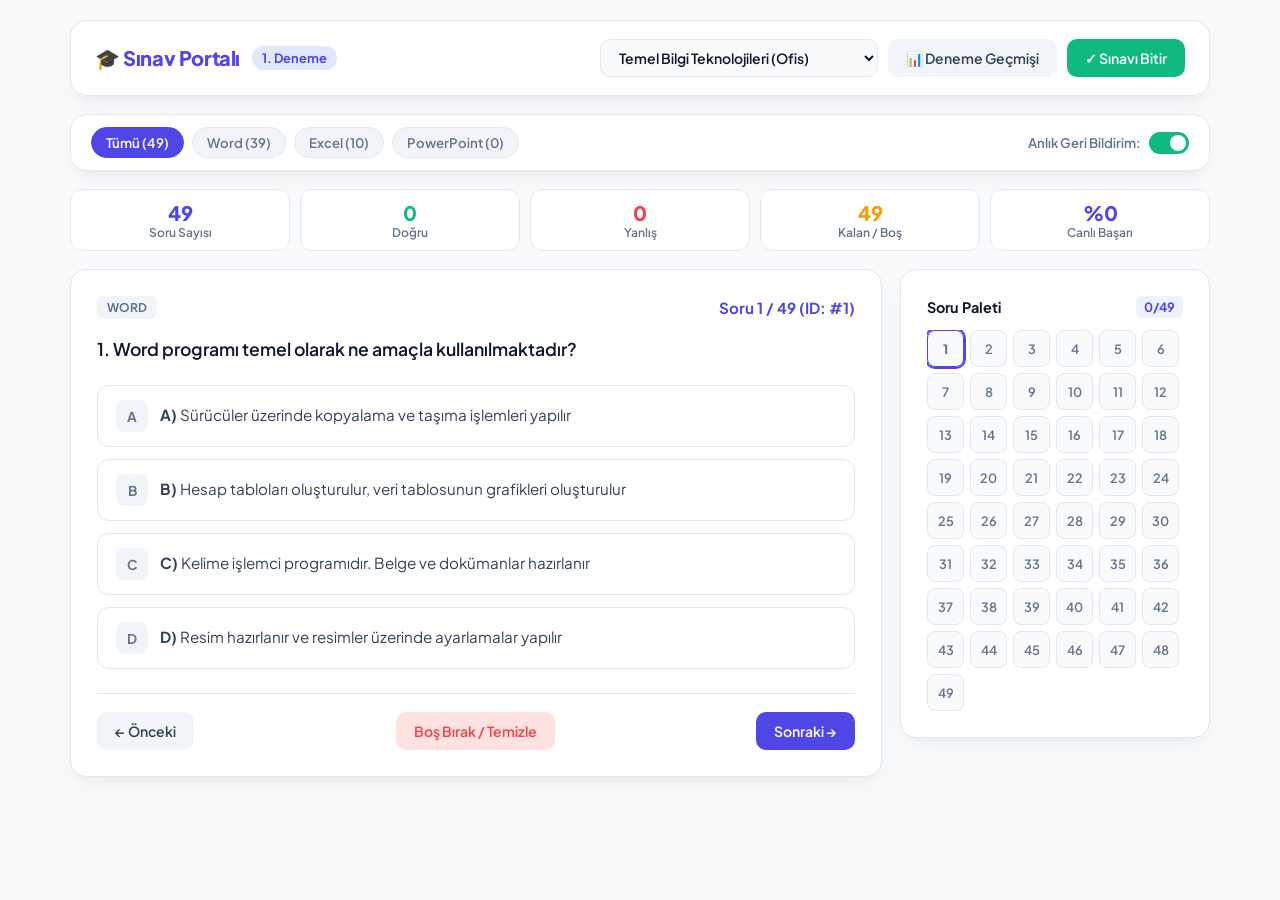
<file: legacy/index-eski.html>
<!DOCTYPE html>
<html lang="tr">
<head>
  <meta charset="UTF-8">
  <meta name="viewport" content="width=device-width, initial-scale=1.0">
  <title>Akademik Test & Sınav Portalı</title>
  <link rel="preconnect" href="https://fonts.googleapis.com">
  <link rel="preconnect" href="https://fonts.gstatic.com" crossorigin>
  <link href="https://fonts.googleapis.com/css2?family=Plus+Jakarta+Sans:wght@400;500;600;700;800&display=swap" rel="stylesheet">
  <style>
    :root {
      --primary: #4f46e5;
      --primary-hover: #4338ca;
      --bg-body: #f8fafc;
      --bg-card: #ffffff;
      --text-main: #0f172a;
      --text-muted: #64748b;
      --border: #e2e8f0;
      --success: #10b981;
      --danger: #ef4444;
      --warning: #f59e0b;
      --shadow: 0 10px 25px -5px rgba(15, 23, 42, 0.05), 0 8px 10px -6px rgba(15, 23, 42, 0.03);
      --radius: 16px;
    }

    * { box-sizing: border-box; margin: 0; padding: 0; font-family: 'Plus Jakarta Sans', sans-serif; }
    body { background-color: var(--bg-body); color: var(--text-main); min-height: 100vh; padding: 20px 14px; display: flex; flex-direction: column; align-items: center; }
    .container { width: 100%; max-width: 1140px; display: flex; flex-direction: column; gap: 18px; }

    /* Top Navigation Bar */
    header { background: var(--bg-card); border: 1px solid var(--border); padding: 18px 24px; border-radius: var(--radius); display: flex; justify-content: space-between; align-items: center; box-shadow: var(--shadow); flex-wrap: wrap; gap: 14px; }
    .portal-brand { display: flex; align-items: center; gap: 12px; }
    .portal-brand h1 { font-size: 1.25rem; font-weight: 800; color: var(--primary); letter-spacing: -0.02em; }
    .badge-attempt { background: #e0e7ff; color: var(--primary); font-size: 0.8rem; font-weight: 700; padding: 4px 10px; border-radius: 999px; }

    .header-controls { display: flex; align-items: center; gap: 10px; flex-wrap: wrap; }
    .select-course { background: #f8fafc; border: 1.5px solid var(--border); padding: 8px 14px; border-radius: 10px; font-weight: 600; font-size: 0.875rem; color: var(--text-main); cursor: pointer; outline: none; }
    .select-course:focus { border-color: var(--primary); }

    /* Filter Bar */
    .filter-bar { background: var(--bg-card); border: 1px solid var(--border); padding: 12px 20px; border-radius: var(--radius); display: flex; justify-content: space-between; align-items: center; flex-wrap: wrap; gap: 12px; box-shadow: var(--shadow); }
    .category-pills { display: flex; gap: 8px; flex-wrap: wrap; }
    .pill { background: #f1f5f9; border: 1px solid var(--border); padding: 6px 14px; border-radius: 999px; font-size: 0.825rem; font-weight: 600; color: var(--text-muted); cursor: pointer; transition: 0.2s; }
    .pill:hover { border-color: var(--primary); color: var(--primary); }
    .pill.active { background: var(--primary); color: #fff; border-color: var(--primary); }

    .toggle-wrapper { display: flex; align-items: center; gap: 8px; font-size: 0.825rem; font-weight: 600; color: var(--text-muted); }
    .switch { position: relative; display: inline-block; width: 40px; height: 22px; }
    .switch input { opacity: 0; width: 0; height: 0; }
    .slider { position: absolute; cursor: pointer; inset: 0; background-color: #cbd5e1; transition: .3s; border-radius: 34px; }
    .slider:before { position: absolute; content: ""; height: 16px; width: 16px; left: 3px; bottom: 3px; background-color: white; transition: .3s; border-radius: 50%; }
    input:checked + .slider { background-color: var(--success); }
    input:checked + .slider:before { transform: translateX(18px); }

    /* Live Stats Ribbon */
    .live-stats { display: grid; grid-template-columns: repeat(auto-fit, minmax(130px, 1fr)); gap: 10px; }
    .stat-pill { background: #fff; border: 1px solid var(--border); border-radius: 12px; padding: 10px 14px; text-align: center; }
    .stat-pill .num { font-size: 1.25rem; font-weight: 800; }
    .stat-pill .lbl { font-size: 0.75rem; font-weight: 600; color: var(--text-muted); }
    .stat-c { color: var(--success); }
    .stat-w { color: var(--danger); }
    .stat-b { color: var(--warning); }
    .stat-p { color: var(--primary); }

    /* Layout */
    .exam-layout { display: grid; grid-template-columns: 1fr 310px; gap: 18px; align-items: start; }
    @media (max-width: 900px) { .exam-layout { grid-template-columns: 1fr; } }

    /* Card */
    .card { background: var(--bg-card); border: 1px solid var(--border); border-radius: var(--radius); padding: 26px; box-shadow: var(--shadow); }
    .q-meta { display: flex; justify-content: space-between; align-items: center; margin-bottom: 16px; }
    .q-badge { background: #f1f5f9; color: var(--text-muted); font-size: 0.75rem; font-weight: 700; padding: 4px 10px; border-radius: 6px; text-transform: uppercase; }
    .q-number { font-size: 0.95rem; font-weight: 700; color: var(--primary); }
    .q-text { font-size: 1.1rem; line-height: 1.6; font-weight: 600; color: var(--text-main); margin-bottom: 22px; }

    /* Options */
    .options-list { display: flex; flex-direction: column; gap: 12px; }
    .option-item { display: flex; align-items: flex-start; gap: 12px; padding: 14px 18px; border: 1.5px solid var(--border); border-radius: 12px; cursor: pointer; transition: all 0.2s ease; background: #fff; }
    .option-item:hover { border-color: var(--primary); background: #f8faff; }
    .opt-key { width: 32px; height: 32px; border-radius: 8px; background: #f1f5f9; display: flex; align-items: center; justify-content: center; font-weight: 700; font-size: 0.85rem; color: var(--text-muted); flex-shrink: 0; }
    .opt-text { font-size: 0.95rem; line-height: 1.5; color: #334155; padding-top: 4px; }

    /* Answer States */
    .option-item.selected { border-color: var(--primary); background: #eef2ff; }
    .option-item.selected .opt-key { background: var(--primary); color: #fff; }
    .option-item.correct { border-color: var(--success) !important; background: #ecfdf5 !important; }
    .option-item.correct .opt-key { background: var(--success) !important; color: #fff !important; }
    .option-item.incorrect { border-color: var(--danger) !important; background: #fef2f2 !important; }
    .option-item.incorrect .opt-key { background: var(--danger) !important; color: #fff !important; }

    /* Feedback Banner */
    .feedback-banner { margin-top: 18px; padding: 12px 16px; border-radius: 10px; font-size: 0.9rem; font-weight: 600; display: none; }
    .feedback-banner.c { background: #ecfdf5; color: #065f46; border: 1px solid #a7f3d0; display: block; }
    .feedback-banner.w { background: #fef2f2; color: #991b1b; border: 1px solid #fecaca; display: block; }

    /* Actions */
    .q-actions { display: flex; justify-content: space-between; align-items: center; margin-top: 24px; padding-top: 18px; border-top: 1px solid var(--border); flex-wrap: wrap; gap: 10px; }
    .btn { display: inline-flex; align-items: center; justify-content: center; gap: 8px; padding: 10px 18px; border-radius: 10px; font-weight: 600; font-size: 0.875rem; cursor: pointer; transition: 0.2s; border: none; }
    .btn-primary { background: var(--primary); color: #fff; }
    .btn-primary:hover { background: var(--primary-hover); }
    .btn-secondary { background: #f1f5f9; color: #334155; }
    .btn-secondary:hover { background: #e2e8f0; }
    .btn-danger { background: #fee2e2; color: var(--danger); }
    .btn-danger:hover { background: #fecaca; }
    .btn-success { background: var(--success); color: #fff; }
    .btn-success:hover { background: #059669; }

    /* Palette */
    .sidebar-card { position: sticky; top: 16px; }
    .palette-grid { display: grid; grid-template-columns: repeat(6, 1fr); gap: 6px; max-height: 400px; overflow-y: auto; padding-right: 4px; margin-top: 12px; }
    .palette-btn { aspect-ratio: 1; border-radius: 8px; border: 1px solid var(--border); background: #f8fafc; font-size: 0.8rem; font-weight: 600; cursor: pointer; color: var(--text-muted); transition: 0.15s; }
    .palette-btn.active { outline: 2px solid var(--primary); font-weight: 800; border-color: var(--primary); }
    .palette-btn.answered { background: var(--primary); color: #fff; border-color: var(--primary); }
    .palette-btn.correct { background: var(--success); color: #fff; border-color: var(--success); }
    .palette-btn.incorrect { background: var(--danger); color: #fff; border-color: var(--danger); }

    /* Results */
    .results-screen { display: none; }
    .score-hero { text-align: center; padding: 36px 20px; background: linear-gradient(135deg, #eef2ff 0%, #faf5ff 100%); border-radius: 14px; margin-bottom: 20px; }
    .score-pct { font-size: 3.5rem; font-weight: 800; color: var(--primary); }

    /* Modals */
    .modal-backdrop { position: fixed; inset: 0; background: rgba(15, 23, 42, 0.5); backdrop-filter: blur(4px); display: none; align-items: center; justify-content: center; z-index: 1000; padding: 14px; }
    .modal-box { background: #fff; border-radius: var(--radius); width: 100%; max-width: 760px; max-height: 88vh; overflow-y: auto; padding: 24px; box-shadow: 0 20px 25px -5px rgba(0,0,0,0.3); }
    .history-table { width: 100%; border-collapse: collapse; margin-top: 14px; font-size: 0.875rem; }
    .history-table th, .history-table td { padding: 10px; text-align: center; border-bottom: 1px solid var(--border); }
    .history-table th { background: #f8fafc; font-weight: 700; color: var(--text-muted); }
  </style>
</head>
<body>

<div class="container">
  <!-- Header -->
  <header>
    <div class="portal-brand">
      <h1>🎓 Sınav Portalı</h1>
      <span class="badge-attempt" id="headerAttemptBadge">1. Deneme</span>
    </div>
    <div class="header-controls">
      <select id="courseSelect" class="select-course" onchange="changeCourse(this.value)">
        <!-- Kurslar JS ile dinamik dolar -->
      </select>
      <button class="btn btn-secondary" onclick="openHistoryModal()">📊 Deneme Geçmişi</button>
      <button id="finishBtnHeader" class="btn btn-success" onclick="finishExam()">✓ Sınavı Bitir</button>
    </div>
  </header>

  <!-- Filter & Settings Bar -->
  <div class="filter-bar">
    <div class="category-pills" id="categoryPills">
      <!-- Kategori hapları JS ile dolar -->
    </div>
    <div class="toggle-wrapper">
      <span>Anlık Geri Bildirim:</span>
      <label class="switch">
        <input type="checkbox" id="instantFeedbackToggle" checked onchange="toggleInstantFeedback(this.checked)">
        <span class="slider"></span>
      </label>
    </div>
  </div>

  <!-- Live Stats Ribbon -->
  <div class="live-stats">
    <div class="stat-pill"><div class="num stat-p" id="liveTotal">0</div><div class="lbl">Soru Sayısı</div></div>
    <div class="stat-pill"><div class="num stat-c" id="liveCorrect">0</div><div class="lbl">Doğru</div></div>
    <div class="stat-pill"><div class="num stat-w" id="liveWrong">0</div><div class="lbl">Yanlış</div></div>
    <div class="stat-pill"><div class="num stat-b" id="liveBlank">0</div><div class="lbl">Kalan / Boş</div></div>
    <div class="stat-pill"><div class="num stat-p" id="liveScore">%0</div><div class="lbl">Canlı Başarı</div></div>
  </div>

  <!-- Exam Screen -->
  <div id="examScreen" class="exam-layout">
    <!-- Left: Question -->
    <div class="card">
      <div class="q-meta">
        <span class="q-badge" id="qCategoryBadge">Word</span>
        <span class="q-number" id="qNumber">Soru 1 / 49</span>
      </div>
      <div class="q-text" id="qText">Soru yükleniyor...</div>
      <div class="options-list" id="optionsList"></div>

      <!-- Instant Feedback Msg -->
      <div class="feedback-banner" id="feedbackBanner"></div>

      <div class="q-actions">
        <button class="btn btn-secondary" id="prevBtn" onclick="prevQuestion()">← Önceki</button>
        <button class="btn btn-danger" id="clearBtn" onclick="clearAnswer()">Boş Bırak / Temizle</button>
        <button class="btn btn-primary" id="nextBtn" onclick="nextQuestion()">Sonraki →</button>
      </div>
    </div>

    <!-- Right: Question Palette -->
    <div class="card sidebar-card">
      <div style="display: flex; justify-content: space-between; align-items: center;">
        <span style="font-weight: 700; font-size: 0.9rem;">Soru Paleti</span>
        <span id="answeredRatio" style="font-size: 0.8rem; background: #eef2ff; color: var(--primary); padding: 3px 8px; border-radius: 6px; font-weight: 700;">0/0</span>
      </div>
      <div class="palette-grid" id="paletteGrid"></div>
    </div>
  </div>

  <!-- Results Screen -->
  <div id="resultsScreen" class="results-screen">
    <div class="card">
      <div class="score-hero">
        <h2 id="resAttemptTitle" style="font-size: 1.2rem; color: var(--primary); margin-bottom: 6px;">1. Deneme Tamamlandı!</h2>
        <div class="score-pct" id="resPercentage">%0</div>
        <div style="font-size: 1.1rem; color: var(--text-muted); font-weight: 600;" id="resFeedback">Tebrikler!</div>
      </div>

      <div class="live-stats" style="margin-bottom: 24px;">
        <div class="stat-pill"><div class="num stat-c" id="resCorrect">0</div><div class="lbl">Doğru</div></div>
        <div class="stat-pill"><div class="num stat-w" id="resWrong">0</div><div class="lbl">Yanlış</div></div>
        <div class="stat-pill"><div class="num stat-b" id="resBlank">0</div><div class="lbl">Boş</div></div>
        <div class="stat-pill"><div class="num stat-p" id="resNet">0</div><div class="lbl">Net Puan</div></div>
      </div>

      <div style="display: flex; gap: 12px; justify-content: center; flex-wrap: wrap;">
        <button class="btn btn-success" id="nextAttemptBtn" onclick="startNextAttempt()" style="font-size: 1rem; padding: 12px 24px;">🔄 2. Denemeye Başla</button>
        <button class="btn btn-primary" onclick="reviewExam('all')">🔍 Tüm Soruları İncele</button>
        <button class="btn btn-danger" onclick="reviewExam('wrong')">❌ Sadece Yanlışları İncele</button>
        <button class="btn btn-secondary" onclick="openHistoryModal()">📊 Deneme Geçmişim</button>
      </div>
    </div>
  </div>
</div>

<!-- History Modal -->
<div class="modal-backdrop" id="historyModal">
  <div class="modal-box">
    <div style="display: flex; justify-content: space-between; align-items: center; margin-bottom: 14px;">
      <h2 style="font-size: 1.2rem; font-weight: 800;">🏆 Deneme ve Gelişim Geçmişi</h2>
      <button style="border:none; background:none; font-size:1.5rem; cursor:pointer;" onclick="closeHistoryModal()">&times;</button>
    </div>
    <p style="font-size: 0.85rem; color: var(--text-muted);">Her denemenizin başarı yüzdesi, doğru/yanlış/boş oranları tarayıcınızda kalıcı olarak saklanır.</p>
    <div id="historyTableContainer"></div>
    <div style="margin-top: 18px; display: flex; justify-content: space-between;">
      <button class="btn btn-danger" onclick="clearCurrentCourseHistory()">Geçmişi Sıfırla</button>
      <button class="btn btn-secondary" onclick="closeHistoryModal()">Kapat</button>
    </div>
  </div>
</div>

<script>
/**
 * -------------------------------------------------------------
 * MODÜLER DERS VERİ SETİ (İLERİYE DÖNÜK MİMARİ)
 * Yeni ders eklemek için buraya yeni bir anahtar açmanız yeterlidir.
 * -------------------------------------------------------------
 */
const COURSES_DATA = {
  "ofis": {
    name: "Temel Bilgi Teknolojileri (Ofis)",
    categories: ["Tümü", "Word", "Excel", "PowerPoint"],
    questions: [
      { id: 1, category: "Word", question: "Word programı temel olarak ne amaçla kullanılmaktadır?", options: { a: "Sürücüler üzerinde kopyalama ve taşıma işlemleri yapılır", b: "Hesap tabloları oluşturulur, veri tablosunun grafikleri oluşturulur", c: "Kelime işlemci programıdır. Belge ve dokümanlar hazırlanır", d: "Resim hazırlanır ve resimler üzerinde ayarlamalar yapılır" }, answer: "c" },
      { id: 2, category: "Word", question: "Yazı yazarken Enter tuşuna basmak Word’de ne anlama gelir?", options: { a: "Yeni sütun başına geçer", b: "Kelimeler arası boşluk verir", c: "Paragraf başı yapar", d: "Yeni sayfa başına geçer" }, answer: "c" },
      { id: 3, category: "Word", question: "Belgeye resim eklemek için aşağıdaki seçeneklerden hangisi doğru bir yol tanımlamasıdır?", options: { a: "Ekle (Insert) – SmartArt", b: "Ekle (Insert) – Resimler (Picture)", c: "Ekle (Insert) – Şekiller (Shapes)", d: "Ekle (Insert) – Tablo (Table)" }, answer: "b" },
      { id: 4, category: "Word", question: "Metnin tamamını seçmek için klavyede hangi tuşlar kullanılır?", options: { a: "CTRL + A", b: "SHIFT + A", c: "CTRL + S", d: "CTRL + V" }, answer: "a" },
      { id: 5, category: "Word", question: "Word programında hazırlanan dosyaların (belge) uzantısı aşağıdakilerden hangisidir?", options: { a: ".xlsx", b: ".docx", c: ".bmpx", d: ".dotx" }, answer: "b" },
      { id: 6, category: "Word", question: "B, I, U (Kalın, İtalik, Altı Çizili) simgelerinin isimleri aşağıdaki seçeneklerin hangisinde doğru olarak verilmiştir?", options: { a: "İtalik – Altı Çizili – Alt Simge", b: "Altı Çizili – Kalın – Üst Simge", c: "İnce – Altı Çizili – İtalik", d: "Kalın – İtalik – Altı Çizili" }, answer: "d" },
      { id: 7, category: "Word", question: "Microsoft Word’de Dosya (File) menüsünde aşağıdakilerden hangisi bulunmaz?", options: { a: "Yeni (New)", b: "Tablo ekle (Insert Table)", c: "Aç (Open)", d: "Kaydet (Save)" }, answer: "b" },
      { id: 8, category: "Word", question: "Metin hizalama simgeleri (Sola ve Ortaya) ne için kullanılır?", options: { a: "Yazılarımızı renkli yapmaya yarar", b: "Yazılarımızın yönünü değiştirir", c: "Yazılarımızı sola ve ortaya hizalar", d: "Yazımızı sütunlara böler" }, answer: "c" },
      { id: 9, category: "Word", question: "Belge içerisinde 1. sayfadan bir nesneyi seçtikten sonra Ctrl+C tuşlarına basıp, daha sonra 2. sayfaya geçerek Ctrl+V tuşlarına basılırsa ne olur?", options: { a: "1. sayfadaki nesne, 2. sayfaya taşınır", b: "2. sayfadaki nesne, 1. sayfaya taşınır", c: "2. sayfadaki nesne, 1. sayfaya kopyalanır", d: "1. sayfadaki nesne, 2. sayfaya kopyalanır" }, answer: "d" },
      { id: 10, category: "Word", question: "Madde işaretleri ve numaralandırma ile ilgili aşağıdakilerden hangisi yanlıştır?", options: { a: "Paragraf menüsünde yer alır.", b: "Bu soruların şıkları yazılırken kullanılmıştır.", c: "Sayfaya otomatik sayfa numarası verir.", d: "Madde işaretlerinin renkleri değiştirilebilir." }, answer: "c" },
      { id: 11, category: "Word", question: "Aşağıdakilerden hangisi bir Yazı Tipi (Font) stili değildir?", options: { a: "Kalın (Bold)", b: "İtalik (Italic)", c: "Normal (Regular)", d: "Üstsimge (Superscript)" }, answer: "c" },
      { id: 12, category: "Word", question: "Word’de bir metin yazarken paragraf başı yapmak için hangi tuşa ya da tuşlara basılır?", options: { a: "Aşağı Ok tuşu", b: "Enter tuşu", c: "Shift + Enter", d: "Ctrl + Enter" }, answer: "b" },
      { id: 13, category: "Word", question: "Belgeye Üstbilgi (Header) ve Altbilgi (Footer) eklemek için hangi menü kullanılır?", options: { a: "Biçim (Format) menüsü", b: "Görünüm (View) menüsü", c: "Araçlar (Tools) menüsü", d: "Ekle (Insert) menüsü" }, answer: "d" },
      { id: 14, category: "Word", question: "Aşağıdakilerden hangisi bir Satır Aralığı (Line Spacing) türü değildir?", options: { a: "Çoklu (Multiple)", b: "Üçlü (Triple)", c: "Çift (Double)", d: "Tek (Single)" }, answer: "b" },
      { id: 15, category: "Word", question: "Bir metni taşıma işlemi aşağıdakilerden hangi işlem grubu ile yapılabilir?", options: { a: "Kopyala ve Yapıştır", b: "Kes ve Kopyala", c: "Kes ve Yapıştır", d: "Yapıştır ve Sil" }, answer: "c" },
      { id: 16, category: "Word", question: "Biçim Boyacısı (Format Painter) işlevi ne için kullanılır?", options: { a: "Bir metnin rengini değiştirmek", b: "Biçimlendirmeyi kopyalayıp, başka bir yere uygulamak", c: "Seçili bir metni silmek", d: "Arka plan rengi uygulamak" }, answer: "b" },
      { id: 17, category: "Word", question: "Ekle (Insert) menüsünde ClipArt seçildiğinde aşağıdakilerden hangisi ilk olarak gerçekleşir?", options: { a: "Belgeye bir ClipArt resmi eklenir", b: "Belgeye eklenecek ClipArt resmini seçme seçeneği sunulur", c: "ClipArt görev menüsü açılır", d: "Hiçbiri" }, answer: "c" },
      { id: 18, category: "Word", question: "Hizalama komutlarının (Sola, Ortala, Sağa, Yasla) görevleri sırasıyla nelerdir?", options: { a: "Ortala – Sola hizala – Yasla – Sağa hizala", b: "Sola hizala – Ortala – Sağa hizala –Yasla", c: "Yasla – Ortala – Sola hizala – Sağa hizala", d: "Yasla – Sağa hizala – Ortala – Sola hizala" }, answer: "b" },
      { id: 19, category: "Word", question: "Tablo simgesinin görevi nedir?", options: { a: "Resim Ekle", b: "Şekil Ekle", c: "Metin Kutusu Ekle", d: "Tablo Ekle" }, answer: "d" },
      { id: 20, category: "Word", question: "Bir Word belgesinde her sayfanın alt kısmında aynı metnin yazılı olması hangi özellik ile sağlanır?", options: { a: "Üstbilgi (Header)", b: "Dipnot (Footnote)", c: "Başlık (Title)", d: "Altbilgi (Footer)" }, answer: "d" },
      { id: 21, category: "Word", question: "Sayfa numarası aşağıdaki alanlardan hangisinde yer alabilir?", options: { a: "Dipnot (Footnote)", b: "Üstbilgi (Header)", c: "Yer işareti (Bookmark)", d: "SmartArt" }, answer: "b" },
      { id: 22, category: "Word", question: "Bir tablonun sınır çizgilerini kaldırmak ya da gizlemek için aşağıdaki komutlardan hangisi kullanılır?", options: { a: "Kenarlık Yok (No Border)", b: "Çizgi Yok (No Line)", c: "Çerçeve Yok (No Outline)", d: "Beyaz çizgi (White Line)" }, answer: "a" },
      { id: 23, category: "Word", question: "Aşağıdaki komutlardan hangisi iki veya daha çok tablo hücresini birleştirip tek hücre haline getirmek için kullanılır?", options: { a: "Hücre Böl (Split Cells)", b: "Otomatik Sığdır (AutoFit)", c: "Tablo Böl (Split Table)", d: "Hücreleri Birleştir (Merge Cells)" }, answer: "d" },
      { id: 24, category: "Word", question: "Bir Word belgesine eklenmiş olan bir tabloda aşağıdakilerden hangisi uygulanamaz?", options: { a: "Hücre yüksekliği ve genişliğini ayarlamak", b: "Altbilgi eklemek", c: "Yeni satır eklemek", d: "Resim eklemek" }, answer: "b" },
      { id: 25, category: "Word", question: "Bir Word belgesine eklenen bir resmin metne göre yeri hangi menüden ayarlanır?", options: { a: "Ekle > Resim (Insert > Picture)", b: "Resim Araçları > Metni Kaydır (Picture Tools > Wrap Text)", c: "Giriş > Yasla (Home > Justify)", d: "Çizim Araçları > Şekil Efektleri (Drawing Tools>Shape Effects)" }, answer: "b" },
      { id: 26, category: "Word", question: "Belge içerisinde, bir sonraki sayfayı metin içerisinde belirli bir konumdan başlatmak için hangi özellik kullanılır?", options: { a: "Dosya > Yeni (File > New)", b: "Referanslar > Dipnot (References > Footnote)", c: "Sayfa Yapısı > Kenarlıklar (Page Layout > Page Borders)", d: "Ekle > Sayfa Sonu (Insert > Page Break)" }, answer: "d" },
      { id: 27, category: "Word", question: "«Metni Tabloya Dönüştür» («Convert Text to Table») seçeneği aşağıdakilerden hangisi için kullanılır?", options: { a: "Tablo içerisinde hücre yüksekliğini değiştirmek için", b: "Seçilen bir metin grubundan tablo oluşturmak için", c: "Metnin yönünü değiştirmek için", d: "Tablodaki metnin hizalamasını değiştirmek için" }, answer: "b" },
      { id: 28, category: "Word", question: "Sayfayı dikey durumdan yatay duruma getirmek için aşağıdakilerden hangisi kullanılır?", options: { a: "Sayfa Düzeni > Yönlendirme (Page Layout > Orientation)", b: "Sayfa Düzeni > Kenar Boşlukları (Page Layout > Margins)", c: "Sayfa Düzeni > Boyut (Page Layout > Size)", d: "Sayfa Düzeni > Sütunlar (Page Layout > Columns)" }, answer: "a" },
      { id: 29, category: "Word", question: "Bir metnin yazı tipi hangi menüden değiştirilir?", options: { a: "Ekle > Metin Kutusu (Insert > Text Box)", b: "Sayfa Düzeni > Metni Kaydır (Page Layout > Wrap Text)", c: "Başvurular > Alıntı (References > Citation)", d: "Giriş > Yazı Tipi (Home > Font)" }, answer: "d" },
      { id: 30, category: "Word", question: "Belgelerde, açıklama yapmak, yorumda bulunmak veya belgede sözü edilen bir şeye gönderme yapmak amacıyla kullanılan özellik hangisidir?", options: { a: "Üstbilgi (Header)", b: "Dipnot (Footnote)", c: "Başlık notu (Head note)", d: "Altbilgi (Footer)" }, answer: "b" },
      { id: 31, category: "Word", question: "Dipnot (Footnote) belge içerisinde hangi konumda yer alır?", options: { a: "Belgenin sonunda", b: "Sayfanın sonunda", c: "Başlığın sonunda", d: "Hiçbiri" }, answer: "b" },
      { id: 32, category: "Word", question: "Varsayılan ayarlarda, Üstbilgi (Header) yada Altbilgi (Footer) hangi sayfada görünür?", options: { a: "Sadece ilk sayfada", b: "Sadece sayfa numarası tek sayı olan sayfalarda", c: "Her sayfada", d: "Sadece son sayfada" }, answer: "c" },
      { id: 33, category: "Word", question: "Aşağıdakilerden hangisine Kenarlık (Borders) uygulanabilir?", options: { a: "Hücrelere", b: "Metinlere", c: "Paragraflara", d: "Yukarıdakilerin tümüne" }, answer: "d" },
      { id: 34, category: "Word", question: "Aşağıdakilerden hangisi bir sayfa kenarlığı (Page Border) tipi değildir?", options: { a: "Sağ", b: "Orta", c: "Üst", d: "Sol" }, answer: "b" },
      { id: 35, category: "Word", question: "Aşağıdakilerden hangisi, Tablo eklerken kullanılan Otomatik Sığdırma (AutoFit) seçeneklerinden değildir?", options: { a: "Sabit Sütun Genişliği (Fixed Column Width)", b: "İçindekilere göre Otomatik Sığdır (AutoFit to Contents)", c: "Sütuna Otomatik Sığdır (AutoFit to Column)", d: "Pencereye Otomatik Sığdır (AutoFit to Window)" }, answer: "c" },
      { id: 36, category: "Word", question: "Madde İşareti (Bulleting) ve Numaralandırma (Numbering) özellikleri için hangi menü kullanılır?", options: { a: "Dosya > Sayfa Ayarları (File > Page Setup)", b: "Ekle>Madde İşareti/Numaralandırma (Insert>Bullets/Numbering)", c: "Ekle > Sayfa Numaralandırma (Insert > Page Numbers)", d: "Giriş>Madde İşareti/Numaralandırma (Home>Bullets/Numbering)" }, answer: "d" },
      { id: 37, category: "Word", question: "Dipnot (Footnote) ve Sonnot (Endnote) hakkında aşağıdakilerden hangisi yanlıştır?", options: { a: "Dipnot sayfanın en altında, Sonnot belgenin sonunda yer alır", b: "Dipnotlar Sonnota dönüştürülebilir", c: "Sonnot metinleri değiştirilemez", d: "Dipnot ve Sonnot yazı tipleri değiştirilebilir" }, answer: "c" },
      { id: 38, category: "Word", question: "Üstbilgi (Header) ve Altbilgi (Footer) hangi amaçla kullanılır?", options: { a: "Büyük belgeleri daha okunaklı hale getirmek için", b: "Bir sayfanın başlangıç ve bitişini işaretlemek için", c: "Dokümanın genel görünümünü geliştirmek için", d: "Belgenin her sayfasında yer almasını istediğimiz bilgileri tek seferde yazabilmek için" }, answer: "d" },
      { id: 39, category: "Word", question: "Tanımdaki boşluğa doğru kelimeyi yazınız: '................, yazımızda, başka bir yazı veya kişiden bir parça yayınlamak, örnek göstermek, eklemek anlamındadır.'", options: { a: "İçindekiler Tablosu (Table of Contents)", b: "Filigran (Watermark)", c: "Alıntı (Citation)", d: "Köprü (Hyperlink)" }, answer: "c" },
      { id: 40, category: "Excel", question: "Excel programında hazırlanan dosyaların (çalışma sayfası) uzantısı aşağıdakilerden hangisidir?", options: { a: ".xlsx", b: ".docx", c: ".bmpx", d: ".dotx" }, answer: "a" },
      { id: 41, category: "Excel", question: "Aşağıdakilerden hangisi 'Hücreleri Biçimlendir (Format Cells)' panosunda yoktur?", options: { a: "Metni kaydırma, hücreleri birleştirme", b: "Metin yönü ayarlama, hizalama", c: "Kenarlıklar, sayı biçimleri", d: "Veri sıralama" }, answer: "d" },
      { id: 42, category: "Excel", question: "Σ (Sigma) komutu ne için kullanılır?", options: { a: "Ortalama hesaplar", b: "Toplama işlemi yapar", c: "Para birimi yazar", d: "Yazdırma komutudur" }, answer: "b" },
      { id: 43, category: "Excel", question: "Kenarlık simgelerinin (Kenarlık yok, Alt kenarlık, Sol kenarlık, Sağ kenarlık) sıralanışı aşağıdakilerden hangisinde doğru olarak verilmiştir?", options: { a: "Kenarlık yok – Çerçeve – Kalın çerçeve – Üst ve alt kenarlık", b: "Çift alt kenarlık – Kalın alt kenarlık – Üst ve alt kenarlık – Üst tek alt çift kenarlık", c: "Kenarlık yok – Alt kenarlık – Sol kenarlık – Sağ kenarlık", d: "Üst ve kalın alt kenarlık – Tüm kenarlıklar- Çerçeve – Kalın çerçeve" }, answer: "c" },
      { id: 44, category: "Excel", question: "Aşağıdakilerden hangisi Excel’de formül olamaz?", options: { a: "=(A1+B1)", b: "A1+B1", c: "=A1+B1", d: "=TOPLA(A1;B1)" }, answer: "b" },
      { id: 45, category: "Excel", question: "Excel’de A5 neyi temsil eder?", options: { a: "A sütunu – 5. satır", b: "5. satırı – 5. sütun", c: "A satırı – 1. sütun", d: "A satırı – 5. sütunu" }, answer: "a" },
      { id: 46, category: "Excel", question: "Çalışma alanı, kılavuz çizgileriyle satır ve sütunlara bölünmüştür. Kılavuz çizgilerinin oluşturduğu satır ve sütunların kesişimi ile oluşan bu kutulara ne denir?", options: { a: "Dikey kaydırma çubuğu", b: "Grafik", c: "Aktif çalışma sayfası", d: "Hücre" }, answer: "d" },
      { id: 47, category: "Excel", question: "Aşağıdakilerden hangisi B8 hücresinin değerini getirir?", options: { a: "=B(8)", b: "=B8", c: "B8$", d: "=8B" }, answer: "b" },
      { id: 48, category: "Excel", question: "Hücre için aşağıdakilerden hangisi doğrudur?", options: { a: "A-B-C-D şeklinde satırlardır", b: "Sadece açıklama yapmak için kullanılan metin kutusudur", c: "Satır ve sütunların kesiştiği alanlardır", d: "1-2-3-4 şeklinde sütunlardır" }, answer: "c" },
      { id: 49, category: "Excel", question: "Hücreye girilebilen bilgiler için aşağıdakilerden hangisi yanlıştır?", options: { a: "Menü", b: "Formül/Fonksiyon", c: "Metin", d: "Sayı" }, answer: "a" }
    ]
  },
  "sistem-analizi": {
    name: "Sistem Analizi ve Tasarımı (84 Soru)",
    categories: ["Tümü"],
    questions: [
      { id: 1, category: "Genel", question: "Bir üniversitede ders seçimi, danışman onayı ve kontenjan kontrolü ayrı yazılımlarda çalışmaktadır. Her biri doğru sonuç üretse de onaylı dersler öğrencinin kesin kaydına geçmemektedir. Öncelikle hangi sorunun incelenmesi gerekir?", options: { a: "Kullanıcıya sunulan ders seçim özetinin daha ayrıntılı hazırlanması", b: "Danışman onayı için belirlenen yetki seviyelerinin yeniden tanımlanması", c: "Her modülün kendi içinde kullandığı alan adlarının standartlaştırılması", d: "Alt sistemler arasındaki veri ve işlem bağlantılarının doğru kurulup kurulmadığı", e: "Kontenjan yönetiminin diğer işlevlerden bağımsız raporlanması" }, answer: "d" },
      { id: 2, category: "Genel", question: "Kendi performansından haberdar olmayan, geçmişteki eyleminin gelecekteki eylemini etkilemediği ve kendi kontrolünü sağlayacak bir geri besleme mekanizması bulunmayan sistem türü aşağıdakilerden hangisidir?", options: { a: "Kapalı-döngülü sistem", b: "Açık-döngülü sistem", c: "Stokastik sistem", d: "Dinamik sistem", e: "Girdileri sürekli izleyen ancak sonuçları değerlendirmeyen sistem" }, answer: "b" },
      { id: 3, category: "Genel", question: "Üretim ekranında “120” görülüyor; başka bir ekranda bunun “C hattında bugün üretilen parça sayısı” olduğu belirtiliyor. İkinci ifade hangi dönüşüm sonucunda oluşmuştur?", options: { a: "Bağlamın kaldırılmasıyla sayıların daha güvenilir hâle gelmesi", b: "Sayının bağlam ve anlam kazanmasıyla veriden bilgiye dönüşüm", c: "Ham ölçümün yönetim kararı verilmeden bilgelik aşamasına geçmesi", d: "Anlamlandırılmış sayının doğrudan uzman kuralına dönüşmesi", e: "Ölçümün kullanıcı davranışı değişmeden süreç kontrolüne dönüşmesi" }, answer: "b" },
      { id: 4, category: "Genel", question: "Kapalı-döngülü sistemlerde, sistem çıktısından elde edilen veriyi arzu edilen standart/kriter ile karşılaştırıp bir sonraki işlem öncesinde düzeltme kararı veren sistem işlevi aşağıdakilerden hangisidir?", options: { a: "Girdi parametresi", b: "Geri besleme (Feedback)", c: "Arayüz dönüştürmesi", d: "Entropi dengesi", e: "Kayıtların yalnızca arşivlenmesi" }, answer: "b" },
      { id: 5, category: "Genel", question: "Bir mağazada her satış kasa sistemine kaydedilmekte, müdüre ise ürün grubuna göre haftalık kârlılık özeti sunulmaktadır. Bu iki görevi en uygun biçimde hangi sistemler karşılar?", options: { a: "Satış kayıtları için KDS, haftalık özet için VİS", b: "Satış kayıtları için ofis otomasyonu, haftalık özet için YBS", c: "Satış kayıtları için YBS, haftalık kârlılık özeti için VİS", d: "Satış kayıtları için VİS, haftalık yönetim raporu için YBS", e: "Satış kayıtları için VİS, haftalık özet için uzman sistem" }, answer: "d" },
      { id: 6, category: "Genel", question: "Termodinamik disiplininden sistem teorisine aktarılan; kapalı sistemlerde kaçınılmaz olan ve sistemdeki dengenin bozulması, düzensizlik ve karmaşanın artması sürecine ne ad verilir?", options: { a: "Sinerji", b: "Entropi", c: "Holizm", d: "Emergence", e: "Sistem sınırının genişletilmesi" }, answer: "b" },
      { id: 7, category: "Genel", question: "Bir yazılım geliştirme ekibinde kullanıcı gereksinimleri netleştirilmeden ekranlar tasarlanıyor, sonradan ortaya çıkan kurallar yüzünden ekranlar tekrar yapılıyor. Yaşam döngüsüne göre esas sorun nedir?", options: { a: "Sistem çalışırken yardım masası kurulmasının önlenmesi", b: "Sistem kullanıldıktan sonra yeni ihtiyacın belirlenmesi", c: "Kodlama bitmeden kullanıcı kabulünün yapılıyor olması", d: "Uygulamaya geçişten önce veri aktarımının planlanması", e: "Analizde belirlenmesi gereken gereksinimlerin tasarımdan önce açıklığa kavuşturulmaması" }, answer: "e" },
      { id: 8, category: "Genel", question: "İşletmeler gibi açık sistemlerin yok oluşa yönelen entropi sürecini durdurabilmeleri ve yaşamlarını sürdürebilmeleri aşağıdakilerden hangisini kazanmaları ile mümkündür?", options: { a: "Pozitif entropi", b: "Negatif entropi", c: "Azaltmacı yapı", d: "Deterministik denge", e: "Kontrol mekanizmasının tamamen kaldırılması" }, answer: "b" },
      { id: 9, category: "Genel", question: "Çevrim içi sınav sistemi, geçersiz dosya biçiminde yüklemeyi reddetmiş, gerekçeyi göstermiş ve başarısız denemeyi kaydetmiştir. Bu olayın çıktı bakımından doğru değerlendirmesi hangisidir?", options: { a: "Hata kaydının yalnızca ham girdi olarak tanımlanması", b: "Çıktının yalnızca başarılı dosya yükleme belgesinden ibaret olması", c: "Dosyanın kaydedilmemesi nedeniyle işlem akışının başlamamış kabul edilmesi", d: "Sistem, başarısızlığa rağmen uyarı ve kayıt çıktıları üretmiştir.", e: "Ret mesajının sadece kontrol işlemi sayılıp çıktı kapsamı dışında bırakılması" }, answer: "d" },
      { id: 10, category: "Genel", question: "İşletme sistemlerinin yaşamını devam ettirmek için kullandığı 7M girdileri arasında aşağıdakilerden hangisi yer almaz?", options: { a: "Man (İnsan) & Material (Malzeme)", b: "Method (Metod) & Machine (Makine)", c: "Money (Para) & Mind (Bilgi)", d: "Marketing (Pazarlama) & Mechanism (Mekanizma)", e: "Money (Para) ve Management (Yönetim)" }, answer: "d" },
      { id: 11, category: "Genel", question: "Bir hastanede hastanın belirti ve ölçümleri bir araya getirilmiştir. Sistem, uzman tarafından tanımlanan tıbbi protokole dayanarak “ek tetkik istenmeli” önerisi üretmektedir. Bu öneri DIKW içinde hangi düzeye karşılık gelir?", options: { a: "Uzbilgi; ölçümlere kural ve deneyim uygulanmıştır.", b: "Özetleme; vakalardan dönemlik istatistik tablosu çıkarılması", c: "Veri; ölçümlerin tekil değerler halinde saklanması", d: "Bilgelik; etik ilkelerle uzun vadeli tedavi amacı belirlenmesi", e: "Bilgi; bulguların hasta kaydıyla ilişkilendirilip protokol uygulanmadan sunulması" }, answer: "a" },
      { id: 12, category: "Genel", question: "Bilgi Piramidi'nde yer alan kavramların tabandan tavana doğru doğru sıralanışı aşağıdakilerden hangisidir?", options: { a: "Veri — Bilgi — Uzbilgi — Bilgelik", b: "Bilgi — Veri — Bilgelik — Uzbilgi", c: "Veri — Uzbilgi — Bilgi — Bilgelik", d: "Bilgelik — Uzbilgi — Bilgi — Veri", e: "Bilgi — Veri — Uzbilgi — Bilgelik" }, answer: "a" },
      { id: 13, category: "Genel", question: "Bir belediye hizmet merkezinin başvuru sayısını sayması ile “personel sayısı yüzde 20 artırılırsa bekleme süresi nasıl değişir?” hesabını yapması farklı işlevlerdir. İkinci görev öncelikle hangi tür sisteme uygundur?", options: { a: "Varsayımlarla alternatif sonuçları karşılaştıran Karar Destek Sistemi", b: "Dönemlik toplam ve hedef sapmalarını raporlayan Yönetim Bilişim Sistemi", c: "Tekil başvuruları kaydeden Veri İşleme Sistemi", d: "Belirli kurallara göre otomatik sınıflama yapan Uzman Sistem", e: "Belge dolaşımı ve takvim akışını sağlayan Ofis Otomasyonu" }, answer: "a" },
      { id: 14, category: "Genel", question: "Henüz işlenmemiş; semboller, harfler, rakamlar veya işaretlerden oluşan ham gözlem değerlerine ne ad verilir?", options: { a: "Bilgi", b: "Veri (Data)", c: "Uzbilgi", d: "Bilişim", e: "Dönemlik yönetim raporları" }, answer: "b" },
      { id: 15, category: "Genel", question: "Bir kurumun yeni başvuru sisteminde proje çekirdek ekibi kuruluyor; sorunun sınırı, amaç, kısıtlar ve seçeneklerin yarar/maliyetleri belirlenerek yönetimden devam kararı isteniyor. Bu çalışma hangi aşamaya aittir?", options: { a: "Planlama; projenin başlatılıp başlatılmayacağına dayanak hazırlanır.", b: "Analiz; mevcut sistemi ayrıntılı gözlemleyerek ihtiyaç raporu hazırlanır.", c: "Programlama; modüller hazırlanıp test edilir.", d: "İmplementasyon; veri aktarımı ile kullanıcı kabulü tamamlanır.", e: "Tasarım; veri ve süreç modelleri seçilip teknik çözüm kesinleştirilir." }, answer: "a" },
      { id: 16, category: "Genel", question: "Ham verilerin belirli bir amaç doğrultusunda işlenmesi, düzenlenmesi ve anlamlı bir yapıya kavuşturularak değer katılması sonucu elde edilen kavram hangisidir?", options: { a: "Veri", b: "Bilgi (Information)", c: "Donanım", d: "Veri tabanı", e: "Uzmanların deneyimiyle oluşturulmuş karar kuralları" }, answer: "b" },
      { id: 17, category: "Genel", question: "Kütüphane yazılımında “kitap”, “ISBN”, “ödünç verme” ve “iade süresi geçmiş” ifadeleri geçmektedir. Bunların doğru kavramsal sıralaması hangisidir?", options: { a: "Öğe – özellik – faaliyet – durum", b: "Durum – özellik – faaliyet – öğe", c: "Öğe – durum – faaliyet – özellik", d: "Öğe – faaliyet – özellik – durum", e: "Özellik – öğe – faaliyet – durum" }, answer: "a" },
      { id: 18, category: "Genel", question: "Veri ve bilginin ötesinde; uygulama, deneyim ve sezgilerle pekişmiş, neyin doğru veya yanlış olduğunu söyleyen ve karar vermeyi yönlendiren kavram hangisidir?", options: { a: "Uzbilgi (Knowledge)", b: "Veri elemanı", c: "Rapor", d: "Yazılım", e: "Ham kayıtların tutulduğu işlem günlüğü" }, answer: "a" },
      { id: 19, category: "Genel", question: "Bir sağlık kurumunda iki tedavi seçeneği klinik açıdan benzer sonuçlar üretmektedir. Yönetim, hasta haklarını, uzun dönem etkileri ve kurumun değerlerini de dikkate alarak karar vermektedir. DIKW bakımından öne çıkan aşama hangisidir?", options: { a: "Bilgi; klinik bulguların hasta kaydıyla ilişkilendirilmesi", b: "Bilgelik; etik değerler ve amaçlar da değerlendirmeye katılmıştır.", c: "Özetleme; klinik sonuçların tek bir raporda birleştirilmesi", d: "Uzbilgi; protokolün sonuç üretmek için doğrudan uygulanması", e: "Veri; hastaların yalnızca tekil ölçümlerinin toplanması" }, answer: "b" },
      { id: 20, category: "Genel", question: "Bir bilginin 'yönetimsel bir değer' taşıyabilmesi için sahip olması gereken temel özellikler arasında aşağıdakilerden hangisi sayılamaz?", options: { a: "Doğru ve güncel olması", b: "İstenilen zamanda kolayca ulaşılabilir olması", c: "Sınırsız miktarda ve karmakarışık sunulması", d: "Anlaşılır, öz ve eksiksiz olması", e: "Karar vericinin amacına göre özetlenmesi" }, answer: "c" },
      { id: 21, category: "Genel", question: "Bir hastanenin uzmandan aldığı “EĞER belirtiler A ve B ise öncelikle C testini öner” kurallarını çalıştıran uygulaması vardır. Kararın oluşmasında belirleyici bileşen hangisidir?", options: { a: "Uzmanın kural tanımlarını saklayan uzbilgi tabanı", b: "Verilerin dönemsel toplamlarını üreten raporlama bileşeni", c: "Çıkan sonucu kullanıcıya aktaran arayüz", d: "Uzbilgi tabanındaki kuralları işleten çıkarım mekanizması", e: "Farklı alternatiflerin maliyetlerini karşılaştıran model bileşeni" }, answer: "d" },
      { id: 22, category: "Genel", question: "Yönetim piramidinin en üstünde yer alan Stratejik Planlama kademesindeki yöneticilerin kararlarında öncelikli olarak ihtiyaç duyduğu bilgi türü hangisidir?", options: { a: "Ayrıntılı bilgi", b: "Öz bilgi (Özet bilgi)", c: "Rutin işlem bilgisi", d: "Teknik uygulama bilgisi", e: "Uzun dönemli kararları yalnızca tekil işlem fişlerine dayandırma" }, answer: "b" },
      { id: 23, category: "Genel", question: "Bir sistemin sorunları ve kullanıcı ihtiyaçları belgelenmiş; şimdi yeni sistemde hangi veri yapısının, işlem akışının ve teknolojik çözümün kullanılacağı kararlaştırılmaktadır. Hangi aşamada bulunulmaktadır?", options: { a: "Tasarım", b: "Analiz", c: "İmplementasyon", d: "Planlama", e: "Kullanım ve izleme" }, answer: "a" },
      { id: 24, category: "Genel", question: "Yönetim piramidinde aşağıdan yukarıya doğru çıkıldıkça bilgi kaynaklarının kullanım eğilimi nasıl değişmektedir?", options: { a: "İç kaynaklı bilgi kullanımı artar.", b: "Dış kaynaklı ve çevre odaklı bilgi kullanımı artar.", c: "Ayrıntılı bilgiye ihtiyaç artar.", d: "Bilgi ihtiyacı tamamen ortadan kalkar.", e: "Kararların yalnızca geçmiş işlem kayıtlarıyla sınırlandırılması" }, answer: "b" },
      { id: 25, category: "Genel", question: "İki depo soğutma cihazından ilki her gün saat 18.00’de sabit süre çalışmaktadır. İkincisi ölçülen sıcaklık hedefi aştığında çalışıp hedefe gelince durmaktadır. İkinci cihazı ayırt eden temel özellik nedir?", options: { a: "Sıcaklığı ölçerek sonucu kaydetmesi fakat çalışma düzenini sabit tutması", b: "Soğutmayı düzenleyen kararın yalnızca kullanıcı tarafından elle verilmesi", c: "Çalışma süresinin önceden tanımlanmış tek bir süreye bağlı olması", d: "Belirlenmiş saat geldiğinde ölçümden bağımsız çalışması", e: "Çıktıyla ilgili ölçümü kullanarak sonraki çalışmasını değiştirmesi" }, answer: "e" },
      { id: 26, category: "Genel", question: "Yönetim piramidinin en alt seviyesinde yer alan Operasyonel Kontrol (Alt Yönetim) kademesinin temel odak noktası aşağıdakilerden hangisidir?", options: { a: "5-10 yıllık stratejik planlama yapma", b: "Günlük rutin işlerin denetimi ve ayrıntılı iç kaynaklı bilgi kullanımı", c: "Şirket birleşme kararları alma", d: "Dış çevre tehditlerini analiz etme", e: "Yeni pazarlara giriş için beş yıllık strateji geliştirilmesi" }, answer: "b" },
      { id: 27, category: "Genel", question: "Bir banka kredi ekranında müşterinin doğrulanmış aylık geliri 54.000 TL iken 5.400 TL kaydedilmiştir. Hesaplama aracı düzgün çalışsa da kredi reddedilmiştir. Öncelikle hangi sorun düzeltilmelidir?", options: { a: "Bilgiye yalnızca yetkili kişilerin erişip erişemediği", b: "Verinin elde edilme maliyetinin sağladığı yararı aşıp aşmadığı", c: "Raporda gereksiz ayrıntı bulunup bulunmadığı", d: "Girdi verisinin doğruluğu; yanlış girdi yanlış karara yol açmıştır.", e: "Verilerin karar zamanında yeterince güncel olup olmadığı" }, answer: "d" },
      { id: 28, category: "Genel", question: "Sanayi toplumundan Bilişim Toplumuna geçişte sosyo-ekonomik yapıda meydana gelen temel değişim aşağıdakilerden hangisidir?", options: { a: "Maddi sermaye ve beden gücünün ön plana çıkması", b: "Bilgi üretimi ve beşeri sermayenin temel üretken güç haline gelmesi", c: "Bilişim teknolojilerinin kullanımının azalması", d: "Kol gücüne dayalı imalatın tek odak olması", e: "İşletmelerin bilgi alışverişinden tamamen vazgeçmesi" }, answer: "b" },
      { id: 29, category: "Genel", question: "Bir bankada sistem, üç farklı kredi politikasının geri ödeme riski üzerindeki etkisini hesaplıyor; son kararı kredi komitesi veriyor. Bu kullanımın doğru yorumu hangisidir?", options: { a: "KDS yalnızca günlük para yatırma kayıtlarını tutar.", b: "Komite karar verdiğinden sistemde bilgi veya model kullanılmamıştır.", c: "KDS seçeneklerin sonuçlarını görünür kılar; karar yetkisi yönetimde kalır.", d: "KDS bütün yönetsel yargıları kaldırıp komitenin yerine geçer.", e: "Sistem hiçbir modele ihtiyaç duymadan uzman kararını zorunlu üretir." }, answer: "c" },
      { id: 30, category: "Genel", question: "McLeod'un bilgisayara dayalı bilişim sistemleri (BDBS) sınıflandırmasında yer alan ve işletme dışına (müşteriler, satıcılar vb.) veri sağlama yükümlülüğü bulunan tek alt sistem hangisidir?", options: { a: "Yönetim Bilişim Sistemleri (YBS)", b: "Karar Destek Sistemleri (KDS)", c: "Veri İşleme Sistemi (TPS)", d: "Uzman Sistemler", e: "Ofis Otomasyon Sistemi (OAS)" }, answer: "c" },
      { id: 31, category: "Genel", question: "Bir hastane bilgi sistemi test ortamında çalışmaktadır. Hasta kayıtları eski sistemden yeni sisteme taşınmakta, personele eğitim verilmektedir ve kullanıcı kabulü yapılmaktadır. Bu görevler hangi aşamanın göstergesidir?", options: { a: "Yalnızca mevcut sistemin incelendiği analiz", b: "Canlı kullanım sonrası bakım taleplerinin izlendiği dönem", c: "Yeni arayüzün çizildiği tasarım", d: "İmplementasyon (uygulamaya geçiş)", e: "İhtiyaçların ilk kez tanımlandığı planlama" }, answer: "d" },
      { id: 32, category: "Genel", question: "Organizasyondaki her yöneticiye kendi sorumluluk alanında karar almak, plan yapmak ve kontrol etmek için ihtiyaç duyduğu özet bilgiyi sağlayan sistem hangisidir?", options: { a: "Yönetim Bilişim Sistemleri (YBS / MIS)", b: "Ofis Otomasyonu", c: "İşlem Tablosu", d: "Veri İşleme Sistemi", e: "Uzman Sistemler (US)" }, answer: "a" },
      { id: 33, category: "Genel", question: "Bir işletme hem tedarikçi ve müşterileriyle bilgi alışverişi yapıyor hem de kalite sonuçlarına göre üretim ayarlarını değiştiriyor. Bu iki durum sırasıyla hangi farklı özelliği gösterir?", options: { a: "Çevreyle etkileşmeyen sistem ve açık döngülü kontrol", b: "Çevreyle etkileşen sistem ve geri beslemesiz kontrol", c: "Çevreyle etkileşmeyen sistem ve geri beslemeli kontrol", d: "Statik sistem modeli ve kontrol verisi kullanmayan işlem", e: "Açık sistem olma ve geri beslemeli kontrol kullanma" }, answer: "e" },
      { id: 34, category: "Genel", question: "Yapısal olmayan veya yarı-yapısal doğaya sahip karmaşık problemleri çözmede, veri tabanındaki veriler ile matematiksel modelleri birleştirerek karar vericiye yardımcı olan etkileşimli sistem hangisidir?", options: { a: "Veri İşleme Sistemi", b: "Karar Destek Sistemi (KDS / DSS)", c: "Kelime İşlemci", d: "Muhasebe Paket Programı", e: "Ofis Otomasyon Sistemi (OAS)" }, answer: "b" },
      { id: 35, category: "Genel", question: "Bir lojistik müdürü karar vermek için dakikalık konum verisi istemektedir; hazırlanan rapor tüm bilgileri doğru içermesine karşın her akşam gönderilmektedir. Asıl sorun hangi bilgi niteliğindedir?", options: { a: "Veriye sadece yetkili kişilerin erişmesi", b: "Verinin doğru kaynak tarafından üretilmesi", c: "Veri toplama maliyetinin azaltılması", d: "Raporda yalnızca gereken göstergelerin yer alması", e: "Zamanında sağlanma ve güncellik" }, answer: "e" },
      { id: 36, category: "Genel", question: "Herbert Simon'a göre problem çözme ve karar verme süreci hangi 4 aşamadan oluşmaktadır?", options: { a: "Planlama — Kodlama — Test — Teslim", b: "Araştırma (Intelligence) — Tasarım (Design) — Seçim (Choice) — Gözden Geçirme (Review)", c: "Girdi — Süreç — Çıktı — Kontrol", d: "Veri — Bilgi — Uzbilgi — Bilgelik", e: "Veri Toplama — Test — Arşivleme — Sistem Kapatma" }, answer: "b" },
      { id: 37, category: "Genel", question: "Bir e-ticaret firması yeni bir ERP satın almıştır. Sipariş, stok ve muhasebe bölümleri ayrı kayıt tuttuğundan veriler çelişmektedir. Sistemin hedeflenen yararı üretmemesinin temel nedeni nedir?", options: { a: "Hazır paketin tüm süreçler için otomatik olarak uygun kabul edilmesi", b: "Ortak veri tanımları bulunmadan kullanıcı eğitimine ağırlık verilmesi", c: "Sistem verilerinin her işlevde yeniden bağımsız olarak girilmesi", d: "Ortak veri ve süreç bütünleşmesinin kurulmamış olması", e: "İş akışları birbirine bağlanmadan yalnızca rapor görünümünün yenilenmesi" }, answer: "d" },
      { id: 38, category: "Genel", question: "Gory ve Scott-Morton'ın KDS Matrisinde; 'Yeni fabrika kurma' veya 'Yeni ürün planlama' kararları hangi yönetim seviyesi ve karar yapısı kesişiminde yer alır?", options: { a: "Operasyonel — Yapısal", b: "Stratejik — Yarı-yapısal", c: "Yönetimsel — Yapısal", d: "Operasyonel — Yapısal olmayan", e: "Operasyonel — Yarı-yapısal" }, answer: "b" },
      { id: 39, category: "Genel", question: "Bir üniversitenin öğrenci sistemi kullanıma açılmıştır. Kullanıcılar yardım masasına sorun bildirmekte ve yeni ihtiyaçlar için iyileştirme talepleri toplanmaktadır. Döngünün hangi aşamasına örnektir?", options: { a: "Çekirdek ekibin kurulduğu planlama", b: "Yeni sistem şemasının hazırlandığı tasarım", c: "Kullanım ve izleme", d: "Sadece modüllerin yazıldığı programlama", e: "Sistem teklifinin ilk kez yazıldığı başlangıç" }, answer: "c" },
      { id: 40, category: "Genel", question: "Turban'ın kavramsal Karar Destek Sistemi modelinde; uç kullanıcı ile diğer sistem bileşenleri arasındaki iletişimi kuran arayüz yazılımına ne ad verilir?", options: { a: "Veri yöneticisi", b: "Model yöneticisi", c: "Diyalog yöneticisi", d: "Çıkarsama makinesi", e: "İşlem kayıt yöneticisi" }, answer: "c" },
      { id: 41, category: "Genel", question: "Bir kargo uygulamasında yalnızca “paket teslim edildi” bilgisini saklama seçeneği düşünülmektedir. Oysa kullanıcıya gecikmenin kaynağını açıklama hedefi vardır. Sistemin kapsamı açısından en yerinde karar hangisidir?", options: { a: "Analizi yalnızca müşterinin gördüğü teslim ekranıyla sınırlamak", b: "Mevcut olay kayıtlarını incelemeden yeni rapor türlerini zorunlu tutmak", c: "Gecikmeleri yalnızca teslim personelinin açıklamasıyla belirlemek", d: "Sistem sınırını gecikme analizinden bağımsız biçimde tüm kurumsal süreçleri içerecek kadar genişletmek", e: "Gecikmeyi açıklamak için gereken takip olayları ile işlem kurallarını da kapsamda değerlendirmek" }, answer: "e" },
      { id: 42, category: "Genel", question: "Uzman kişilerin bilgi ve tecrübelerini depolayarak belirli bir alandaki zor problemleri çözmede insan düşünce sistemini taklit eden yapay zeka alt sistemi hangisidir?", options: { a: "Uzman Sistemler (Expert Systems)", b: "Veri İşleme Sistemi", c: "Ofis Otomasyonu", d: "İş İstasyonu", e: "İstemci–sunucu ağ sistemi" }, answer: "a" },
      { id: 43, category: "Genel", question: "Bir yönetici çok sayıda çalışanın tekil mesai kayıtlarını değil, departman başına aylık fazla mesai toplamı ve hedef sapmasını istemektedir. Hangi işlem yönetim ihtiyacını doğrudan karşılar?", options: { a: "Kayıtların saklama alanının büyütülüp analiz yapılmaması", b: "Her çalışan için ayrı ayrıntı raporu hazırlanıp toplamların çıkarılmaması", c: "Kayıtların ilgili ölçütlere göre özetlenmesi ve karşılaştırmalı raporlanması", d: "Kayıtların yalnızca kaydedildikleri kronolojiye göre sunulması", e: "Kayıtların sadece departman adına göre sınıflandırılması" }, answer: "c" },
      { id: 44, category: "Genel", question: "Uzman sistemin 'beyni' sayılan; uzbilgi tabanındaki kural ve gerçekleri yorumlayarak mantık yürüten ve sonuca ulaşan bileşen hangisidir?", options: { a: "Kara tahta (İşyeri)", b: "Çıkarsama Makinesi (Inference Engine)", c: "Kullanıcı Arayüzü", d: "Veri Sözlüğü", e: "Veri madenciliği aracı" }, answer: "b" },
      { id: 45, category: "Genel", question: "Bir şirket iş akışında satınalma talebi önce birim amirine, sonra bütçe sorumlusuna gönderiliyor ve her onay zamanı saklanıyor. Bu ihtiyacı en doğrudan karşılayan uygulama hangisidir?", options: { a: "Şehir haritasındaki güzergâhları hesaplayan coğrafi sistem", b: "Elektronik belge ve onay akışı sağlayan ofis otomasyonu", c: "Sadece barkod hareketini kayıt altına alan satış terminali", d: "Hastalık teşhisine özel kural tabanlı uzman sistem", e: "Fabrika yerini matematiksel modelle seçen karar destek sistemi" }, answer: "b" },
      { id: 46, category: "Genel", question: "Doküman hazırlama, elektronik posta, takvim yönetimi ve dosya paylaşımı gibi büro içi üretkenliği ve iletişimi artırmayı hedefleyen sistem türü hangisidir?", options: { a: "Ofis Otomasyon Sistemleri (OAS)", b: "Üst Yönetim Destek Sistemi", c: "Ağırlıklı Sıralama Analizi", d: "Veri Ambarı", e: "Kurumsal kaynak planlama sistemi" }, answer: "a" },
      { id: 47, category: "Genel", question: "Bir yazılım projesinde ekibin her üyesi işini zamanında yapmasına rağmen gerekli belgeyi kimin hazırlayacağı, kontrolleri kimin onaylayacağı belirsizdir. Hangi uygulama sorunu doğrudan azaltır?", options: { a: "Yalnızca yazılım geliştiricilerin iş sırasını belirlediği bir plan", b: "Kullanıcıdan bağımsız yürütülen ve ara kontrolleri azaltan proje akışı", c: "Proje yöneticisinin belgeleri tek başına hazırladığı merkezi işleyiş", d: "Faaliyet, sorumlu, standart belge ve teknikleri tanımlayan ortak metodoloji", e: "Sorumlular belli olsa bile belge teslim noktalarının tanımlanmadığı çalışma" }, answer: "d" },
      { id: 48, category: "Genel", question: "Bilişim Teknolojisinin (BT) altyapısını oluşturan ana unsurlar arasında aşağıdakilerden hangisi yer almaz?", options: { a: "Teknik mimari (Donanım, Yazılım, Ağlar)", b: "Uygulama geliştirme metodolojileri ve araçları", c: "Bilişim uzmanları ve yönetim yapısı", d: "Üretim bandındaki ham kauçuk stoğu", e: "Kurumsal ağ altyapısı ve güvenlik bileşenleri" }, answer: "d" },
      { id: 49, category: "Genel", question: "Bir teknisyen iş yerindeki bakım taleplerinin neden geç sonuçlandığını araştırırken önce tüm gecikmeleri yazılımın yavaşlığına bağlıyor. Sistem yaklaşımıyla en uygun sonraki adım hangisidir?", options: { a: "Yazılım hızını ilk çözüm kabul edip iş akışını ikinci sıraya bırakmak", b: "İş talebinin kayıt, yönlendirme, malzeme temini ve onay bağlantılarını birlikte incelemek", c: "Gecikmeleri kullanıcı davranışlarıyla açıklayıp onay zincirini ayrı tutmak", d: "Önce arayüzleri yenileyip süreç verilerini daha sonra toplamak", e: "Bakım raporlarının biçimine odaklanıp görev aktarımını kapsam dışı bırakmak" }, answer: "b" },
      { id: 50, category: "Genel", question: "Bilgisayar donanım mimarisinde yer alan 'Merkezi İşlem Birimi (MİB / CPU)' hangi 3 temel alt birimden oluşur?", options: { a: "Aritmetik Mantık Birimi — Bellek Birimi — Merkezi Kontrol Birimi", b: "Klavye — Ekran — Yazıcı", c: "Sabit Disk — Disket — CD-ROM", d: "İstemci — Sunucu — Ağ", e: "Sunucu — İstemci — Ağ" }, answer: "a" },
      { id: 51, category: "Genel", question: "Bir işletmede operasyon yöneticisi günlük teslimat sapmalarını, genel müdür ise sonraki üç yılın pazar büyümesi olasılıklarını izlemektedir. Farkı en iyi açıklayan ifade hangisidir?", options: { a: "Operasyon yöneticisi işletmenin hiçbir iç verisini kullanmaz.", b: "Yönetim seviyesi, bilginin ayrıntı düzeyi ile zaman ufkunu değiştirir.", c: "Stratejik kararlar geçmiş ve geleceğe ilişkin özet bilgi gerektirmez.", d: "Üst yönetim yalnızca günlük işlem fişleri üzerinden karar verir.", e: "Yönetimin tüm seviyelerinde aynı veri derinliği yeterlidir." }, answer: "b" },
      { id: 52, category: "Genel", question: "Büyük veri yığınları içerisinden gizli, anlamlı ve kullanılabilir bilgi ve kalıpların keşfedilmesi sürecine ne ad verilir?", options: { a: "Veri İşleme", b: "Veri Madenciliği (Data Mining)", c: "Normalizasyon", d: "Veri Girişi", e: "Ofis otomasyonu" }, answer: "b" },
      { id: 53, category: "Genel", question: "Bir yönetici, yeni depo yeri için maliyet ve ulaşım alternatiflerini KDS’de değerlendiriyor. Veri kaynakları doğru olduğu hâlde matematiksel hesaplama modeli hatalı sonuç veriyor. Öncelikle hangi bileşen incelenmelidir?", options: { a: "Yalnızca yazıların biçimini değiştiren kelime işlemci", b: "Alternatiflerin hesaplandığı model yönetimi bileşeni", c: "Belge dolaşımını yöneten elektronik takvim", d: "İşlemlerin kaydedildiği kasa terminali", e: "Depo çevresindeki bilgisayarların fiziksel kablo rengi" }, answer: "b" },
      { id: 54, category: "Genel", question: "Bir işin sistematik olarak 'ne, kim, nasıl ve hangi araçlarla' yapılacağının belirlenmesi sürecine ve sistem geliştirmede izlenen ilkelere ne ad verilir?", options: { a: "Metodoloji (Yöntembilim)", b: "Kodlama", c: "Benchmarking", d: "Simülasyon", e: "Günlük satış verisi" }, answer: "a" },
      { id: 55, category: "Genel", question: "Bir proje yöneticisi CASE aracı satın aldığı için artık geliştirme metodolojisine ihtiyacı kalmadığını savunuyor. Bu düşüncedeki hata nedir?", options: { a: "CASE araçlarının yalnızca son kullanıcı desteğinde kullanılabileceği düşüncesi", b: "CASE araçları yöntem ve belgelendirmeyi destekler, metodolojinin yerine geçmez.", c: "Belgelendirme standartlarının proje sorumlularını belirlemek için yeterli olduğu düşüncesi", d: "Sistem geliştirme aşamalarının seçiminin tümüyle araç tarafından yapılabileceği düşüncesi", e: "Metodolojinin sadece programlama dilinin belirlenmesinden oluştuğu düşüncesi" }, answer: "b" },
      { id: 56, category: "Genel", question: "Sistem analistlerin, yazılım mühendislerinin ve kullanıcıların iş sorunlarını çözmek amacıyla izlediği mantıksal sürece 'Sistem Geliştirme Yaşam Döngüsü (SGYD)' denir. Ders kapsamında ele alınan SGYD sırasıyla hangi 6 aşamadan oluşur?", options: { a: "Araştırma — Bütçeleme — Modelleme — Kodlama — Test — Teslim", b: "Planlama — Analiz — Tasarım — Programlama — İmplementasyon — Kullanım ve İzleme", c: "Problemin Tanımı — Veri Toplama — Tasarım — Test — Uygulama — Değerlendirme", d: "Strateji — Tasarım — Kodlama — Dönüştürme — Bakım — Güncelleme", e: "Planlama — Tasarım — Analiz — Kullanım — Programlama — İmplementasyon" }, answer: "b" },
      { id: 57, category: "Genel", question: "Üniversite kayıt sistemi için bir ekip kod yazmadan önce “kimler ders seçebilir, hangi ön koşullar denetlenir, hata durumunda ne olur?” sorularını yanıtlamaktadır. Bu çalışmanın ana gerekçesi hangisidir?", options: { a: "Kullanıcı rollerini yazılım geliştirme tamamlanınca belirlemek", b: "Kullanıcı ihtiyaçlarını sonraki kabul testinde ilk kez belirlemek", c: "Sistemin yapması gerekenleri ve iş kurallarını kodlamadan önce açıklaştırmak", d: "Analiz tamamlanmadan yeni sistemin ekran düzenini kesinleştirmek", e: "Mevcut kayıtları dikkate almadan yalnızca teknik mimariyi tanımlamak" }, answer: "c" },
      { id: 58, category: "Genel", question: "Sistem Geliştirme Yaşam Döngüsünün planlama aşamasında, proje seçeneklerinin uygulanabilirliğini ve beklenen fayda-maliyet dengesini değerlendiren çalışma aşağıdakilerden hangisidir?", options: { a: "Olurluluk (Fizibilite) Çalışması", b: "Kod İncelemesi", c: "Birim Testi", d: "Veri Akış Diyagramı", e: "Kullanıcı kabul testi" }, answer: "a" },
      { id: 59, category: "Genel", question: "Bir kurumda sunucular, ağ ve veri güvenliği iyi yönetildiği hâlde kritik deneyimler çalışanların ayrılmasıyla kaybolmaktadır. Hangi sorumluluğun güçlendirilmesi bu eksikliğe doğrudan yöneliktir?", options: { a: "Aylık performans raporlarını oluşturan YBS işlevi", b: "Donanım, sunucu ve siber güvenlik yatırımlarını planlayan CIO işlevi", c: "Kurumsal bilgi birikimini, paylaşımını ve aktarımını yöneten CKO işlevi", d: "Günlük işlem verilerini kaydedip işleyen VİS işlevi", e: "Evrak ve takvim koordinasyonunu sağlayan ofis otomasyonu" }, answer: "c" },
      { id: 60, category: "Genel", question: "SGYD'nin Analiz Aşamasında hazırlanan ve varolan sistemin sorunlarını, bilgi ihtiyaçlarını ve detaylı gereksinimlerini içeren temel rapor hangisidir?", options: { a: "Sistem Teklifi Raporu", b: "İhtiyaç Analizi Raporu", c: "İşletim Kılavuzu", d: "Test Spesifikasyonu", e: "Kullanım dönemi yardım masası kaydı" }, answer: "b" },
      { id: 61, category: "Genel", question: "Bir sistem analisti, müşteri kayıtlarının düzensiz olduğu büyük problemi “satış, stok, finans ve lojistik” süreçlerine ayırıp her birini inceliyor. Bu yöntem hangi yaklaşımın uygulamasıdır?", options: { a: "Ham verilerden tekil gözlemlere dayanarak genelleme çıkarma", b: "İhtiyaçları tanımlamadan çözümü doğrudan programlama aşamasına geçirme", c: "Karmaşık sorunu yönetilebilir parçalara ayıran analitik yaklaşım", d: "Farklı iş süreçlerinin birbirleriyle ilişkisini görmezden gelme", e: "Mevcut kayıtları incelemeden yalnızca yazılım ekranlarını yenileme" }, answer: "c" },
      { id: 62, category: "Genel", question: "Tasarım aşamasında ortaya konan mantıksal modellerin ve program spesifikasyonlarının belirlenen bir programlama dilinde kodlanarak çalışır hale getirildiği aşama hangisidir?", options: { a: "Planlama Aşaması", b: "Analiz Aşaması", c: "Programlama Aşaması", d: "İzleme Aşaması", e: "Kullanıcılara canlı ortamda eğitim verilmesi" }, answer: "c" },
      { id: 63, category: "Genel", question: "Bir kurumda sistemin ilk kullanımında gerekli eğitim verilmeden canlı geçiş yapılmış ve kullanıcılar kritik kayıtları yanlış girmiştir. En iyi önleyici tedbir hangisidir?", options: { a: "Kullanıcının sürece uyumunu ölçmeden sistemi kabul edilmiş saymak", b: "Veri aktarımını tamamlayıp iş akışı denetimini sonraya bırakmak", c: "Canlı geçiş öncesi kullanıcı eğitimi ve kabul testinin planlanıp tamamlanması", d: "Kullanıcı kabulünü canlı kullanım sonrasına bırakmak", e: "Eğitimin yerini yalnızca teknik testlerin alacağını varsaymak" }, answer: "c" },
      { id: 64, category: "Genel", question: "Geliştirilen bilişim sisteminin uç-kullanıcı eğitimlerinin verilmesi, sistem kabul testlerinin yapılması ve canlı işletim ortamına geçirilmesi işlemleri hangi aşamada gerçekleşir?", options: { a: "İmplementasyon (Uygulamaya Geçiş) Aşaması", b: "Planlama Aşaması", c: "Analiz Aşaması", d: "Tasarım Aşaması", e: "Alternatif proje tekliflerinin ön değerlendirmesi" }, answer: "a" },
      { id: 65, category: "Genel", question: "Bir müşteri hizmetleri sisteminde işlem süresi hedefi 2 dakikadır. Ölçülen ortalama 4 dakika çıkmasına rağmen süreçte hiçbir değişiklik yapılmamaktadır. Geri beslemeli yönetim için hangi ek adım gerekir?", options: { a: "Ölçüm ile hedefi karşılaştırıp gecikme nedenlerine göre süreçte düzeltme yapmak", b: "Başlangıçta belirlenmiş işlem sırasını performans verisine rağmen sabit tutmak", c: "Hedef değişikliğini neden analizi yapmadan ilk çözüm kabul etmek", d: "Yalnızca günlük işlem sayısını izleyip süre sapmasını dışarıda bırakmak", e: "Ölçümü raporlayıp karar alınmasını bir sonraki döneme bırakmak" }, answer: "a" },
      { id: 66, category: "Genel", question: "Bilişim ekibinde yer alan ve varolan sistemin sorunlarını ve bilgi ihtiyaçlarını analiz ederek iş gereksinimlerini belirleyen anahtar uzman kimdir?", options: { a: "Veritabanı Uzmanı", b: "Sistem Analisti", c: "Sistem Programcısı", d: "Ağ Operatörü", e: "Proje sponsoru" }, answer: "b" },
      { id: 67, category: "Genel", question: "Bir perakende firması binlerce fişi tarayarak “X ürününü alanların önemli bölümü Y ürününü de alıyor” sonucuna ulaşmaktadır. Bu çıkarımın mantığı hangisidir?", options: { a: "Çıkarılan kuralı hiçbir örnekle sınamadan kesin koşul kabul etme", b: "Genel bir satınalma kuralını her tekil işleme uygulayan tümdengelim", c: "Özel gözlemleri bağlamsız biçimde kaydetme ve arşivleme", d: "Veri kayıtlarından yalnızca dönemsel toplam üretme", e: "Tekil gözlemlerden genel örüntüye ulaşan tümevarım" }, answer: "e" },
      { id: 68, category: "Genel", question: "Sistem analisti tarafından ortaya konulan iş gereksinimlerini süreçsel, teknolojik ve organizasyonel çözümlere dönüştürerek belgelendiren bilişim uzmanı kimdir?", options: { a: "Sistem Tasarımcısı", b: "Sistem Programcısı", c: "Veri Giriş Elemanı", d: "Donanım Teknisyeni", e: "Sistem operatörü" }, answer: "a" },
      { id: 69, category: "Genel", question: "Bir lojistik şirketi müşteri adresleriyle yol ağını, anlık trafik yoğunluğunu ve araç konumunu birleştirerek rota belirlemektedir. Karar sürecini ayırt eden teknoloji hangisidir?", options: { a: "Önceden tanımlanmış arıza kurallarından teknik öneri üreten uzman sistem", b: "Teslimat sonuçlarını aylık raporlayan yönetim bilişim sistemi", c: "Sürücülerin görev çizelgelerini eşzamanlayan ofis otomasyonu", d: "Adres ve telefonları kayıt altına alan veri işleme sistemi", e: "Coğrafi bilgi sistemiyle konumsal verinin analiz edilmesi" }, answer: "e" },
      { id: 70, category: "Genel", question: "Bir işletmenin bilişim bölümünde sunucular günceldir; fakat sık hizmet kesintisi yaşanıyor ve kullanıcı taleplerinin çözüm süresi uzuyor. Bölümün başarısını değerlendirmek için hangi yaklaşım uygundur?", options: { a: "Hizmet kesintilerini bütçe rakamlarından bağımsız tutmak", b: "Kullanıcı beklentilerini süreç performansından ayrı değerlendirmek", c: "Teknik kaynaklarla birlikte kullanıcıya sunulan hizmetin sonuçlarını ölçmek", d: "Başarıyı yalnızca donanımın güncelliği ile değerlendirmek", e: "Hata oranları yerine yalnızca satınalma maliyetini esas almak" }, answer: "c" },
      { id: 71, category: "Genel", question: "Bir belediye, otobüs gecikmelerini yalnızca mobil uygulamanın gösterdiği saatlerden çözmeye çalışıyor. Aracın konumu, yol durumu ve durak verisi incelenmiyor. Bu yaklaşımda hangi hata belirgindir?", options: { a: "Çıktıyı etkileyen temel girdiler ve ilişkiler analiz dışı bırakılmaktadır.", b: "Sistem sınırı ilgili tüm dış koşulları eksiksiz içermektedir.", c: "Girdi verileri doğru olduğundan süreç bağlantılarını incelemek gerekmemektedir.", d: "Veri toplama ile süreç değerlendirmesi eş zamanlı yürütülmektedir.", e: "Temel sorun yalnızca kullanıcının ekran verisini yanlış yorumlamasıdır." }, answer: "a" },
      { id: 72, category: "Genel", question: "Bir kuruluş müşteri bilgilerindeki hataları önlemek için kimlik numarasının 11 haneli olup olmadığını girişte denetliyor. Veriyi işleme zincirinde bu uygulamanın görevi hangisidir?", options: { a: "Kayıt biçimiyle ilgili alanları denetleyen veri doğrulama", b: "Müşterileri benzer özelliklerine göre sınıflandırma", c: "Veri doğrulama; kabul edilmeden önce kurala uygunluğu kontrol etme", d: "Dönemsel toplamları kullanıcıya gösterme", e: "Siparişleri tarih sırasına göre dizme" }, answer: "c" },
      { id: 73, category: "Genel", question: "İki tedarikçi arasında sürekli tekrarlanan sipariş ve irsaliye bilgileri, personel yeniden girmeden, standart biçimde iki şirketin uygulamaları arasında aktarılıyor. Hangi teknoloji tanımlanmıştır?", options: { a: "Sipariş belgelerini e-posta eki olarak gönderip karşı tarafta elle yeniden girmek", b: "İşletmenin kendi içindeki onayları elektronik iş akışıyla yürütmek", c: "Geçmiş sipariş verilerinden satınalma örüntüleri keşfetmek", d: "Siparişleri iki işletme arasında standart yapısal biçim yerine taranmış belgeyle iletmek", e: "Elektronik Veri Değişimi (EDI)" }, answer: "e" },
      { id: 74, category: "Genel", question: "Bir şirket yeni bir bilişim çözümünü yalnızca en ucuz lisansı sunduğu için seçiyor. Kullanıcı eğitimi, veri dönüşümü ve mevcut süreçlerle uyum değerlendirilmemiştir. Hangi risk ön plandadır?", options: { a: "Teknoloji seçiminin işletme ihtiyaçları ve organizasyonel değişimden koparılması", b: "Teknik koşullar tamamlandığında kullanıcı uyumunu otomatik varsaymak", c: "Organizasyonel değişim gereksinimini değerlendirmeyi projenin sonuna bırakmak", d: "Lisans fiyatını tek karar ölçütü kabul edip süreç uyumunu ikinci plana bırakmak", e: "Veri dönüşümünü maliyet dışı ve risksiz kabul etmek" }, answer: "a" },
      { id: 75, category: "Genel", question: "Ürün hatalarını izleyen bir sistemde sadece hata kodları arşivleniyor; hangi modelde ve ne sıklıkla görüldüğü raporlanmıyor. Bilgi kalitesini karar açısından artıracak iyileştirme hangisidir?", options: { a: "Kodları ürüne bağlamadan toplam kayıt sayısını göstermek", b: "Hata kayıtlarını ürün modeliyle ilişkilendirip görülme sıklıklarını raporlamak", c: "Kayda ilişkin yalnızca depolama kapasitesini artırmak", d: "Hataları sadece oluş tarihine göre dizmek", e: "Kayıtları tekil ve yorumsuz biçimde rapora aktarmak" }, answer: "b" },
      { id: 76, category: "Genel", question: "Bir üretim şirketi “hangi parçadan ne kadar ve ne zaman gerekiyor?” sorusunu çözen uygulamadan, finans ve insan kaynaklarını da ortak veri içinde yöneten yapıya geçmektedir. Bu dönüşümün özelliği hangisidir?", options: { a: "Entegre süreçlerin yerine tek bir üretim çizelgesi kullanmak", b: "Malzeme ihtiyacına odaklı planlamadan işletme çapında kaynak bütünleşmesine geçiş", c: "Ortak veri bütünleşmesi yerine her departman için ayrı kayıt tutmak", d: "Kapsamı finans ve insan kaynaklarından yalnızca depo yönetimine daraltmak", e: "ERP yerine yalnızca malzeme planlama kayıtlarını çoğaltmak" }, answer: "b" },
      { id: 77, category: "Genel", question: "Bir proje ekibinde kullanıcılar, yazılım geliştiriciler ve üst yönetim farklı terimler kullanmakta, talepler birbirini tutmamaktadır. Sistem analistinin ilk katkısı ne olmalıdır?", options: { a: "Yalnızca teknik ekibin terimlerini kullanıp iş ihtiyaçlarını buna göre sadeleştirmek", b: "Farklı kullanıcı taleplerini ortak bir çerçeveye oturtmadan tek tek uygulamak", c: "Yönetim beklentilerini diğer taraflarla doğrulamadan nihai gereksinim saymak", d: "Taraflarla görüşerek ihtiyaçları ortak, açık ve doğrulanabilir tanımlara dönüştürmek", e: "İş süreçlerini incelemeyi sürdürmeden önce yalnızca arayüz prototipi hazırlamak" }, answer: "d" },
      { id: 78, category: "Genel", question: "Bir şirketin müşteri ekranında tüm siparişler doğru görünmektedir; ancak yetkili çağrı merkezi personeli yoğun anda sisteme erişememektedir. Bilginin hangi niteliği sağlanamamaktadır?", options: { a: "Yetkili kişinin ihtiyaç anında erişebilmesi", b: "Müşteri kayıtlarının alfabetik sıralanması", c: "Gelecekteki kararlarla etik uyum kurulması", d: "Verinin kurala uygun biçimde hesaplanması", e: "Kaydın sayısal değerinin doğru olması" }, answer: "a" },
      { id: 79, category: "Genel", question: "Bir mağaza zinciri binlerce alışveriş kaydından, müşterilerin birlikte satın aldığı ürün gruplarını ve talep örüntülerini keşfetmeye çalışmaktadır. Aşağıdaki çıktılardan hangisi veri madenciliğine en uygundur?", options: { a: "Mevcut siparişlerin tutar toplamını ay bazında hesaplamak", b: "Kullanıcıların tek tek yaptıkları işlemleri kayda almak", c: "Stok adetlerini ürün koduna göre sıralayıp göstermek", d: "Satın alma kayıtlarından tekrar eden ilişkileri ve tahmine yarayan örüntüleri ortaya çıkarmak", e: "Sipariş fişlerinin kod ve tarihlerinin doğruluğunu denetlemek" }, answer: "d" },
      { id: 80, category: "Genel", question: "Bir şirketin yeni sisteminde liderlik, kaynaklar ve süreçlerin iyileştirildiği belirtiliyor ancak çalışan memnuniyeti ve müşteri sonuçları izlenmiyor. EFQM bakış açısından eksik halka hangisidir?", options: { a: "Başarıyı sağlayan uygulamaların hangi sonuçları doğurduğunun değerlendirilmesi", b: "Yürütülen proje faaliyetlerini müşteri sonuçları yerine tek başarı göstergesi saymak", c: "Liderlik ve strateji faaliyetlerini kullanıcı sonuçlarından ayrı tutmak", d: "Süreç verimliliğini yalnızca kullanılan kaynak miktarı üzerinden değerlendirmek", e: "Çalışan etkisini ölçmeden finansal sonuçları yeterli kabul etmek" }, answer: "a" },
      { id: 81, category: "Genel", question: "Bir işletme çalışanlarına kurum içindeki yönerge ve formları sunmak, tedarikçilerine ise yalnızca sipariş durumunu gösteren yetkili bir portal açmak istemektedir. Uygun ağ ortamı eşleşmesi hangisidir?", options: { a: "Her iki kullanıcı grubuna aynı kurum içi intranet yetkilerini vermek", b: "Çalışanlar için intranet, yetkili tedarikçiler için extranet", c: "Çalışanlar ve tedarikçiler için erişim kuralı tanımlanmayan ortak dosya alanı kullanmak", d: "Çalışanlar için yalnızca WAN bağlantısı, tedarikçiler için açık internet kullanmak", e: "Çalışanlara extranet, tedarikçilere intranet erişimi sağlamak" }, answer: "b" },
      { id: 82, category: "Genel", question: "Bir geliştirme projesinde kullanıcı yeni gereksinimini sistem kullanılırken fark ediyor. Ekip bunu kayda alıp yeni bir geliştirme ihtiyacı olarak planlıyor. Bu örnek yaşam döngüsünün hangi özelliğini gösterir?", options: { a: "Sistem canlıya alındığında planlama ihtiyacının sona erdiğini kabul etmek", b: "Yeni talepleri sadece arıza giderme işinin altında toplamak", c: "Kullanım sırasında öğrenilenlerin yeni planlamayı başlatabildiği döngüsel yapıyı", d: "Kullanıcı geri bildirimini sonraki geliştirme kararından bağımsız tutmak", e: "Kullanımdan sonraki talepleri mevcut aşama dışında değerlendirmek" }, answer: "c" },
      { id: 83, category: "Genel", question: "Bir fatura uygulamasında çalışan tutarı ekrandan giriyor, işletmenin KDV kuralı uygulanıyor ve sonuç ortak müşteri kayıtlarına işleniyor. Bu üç işlem, istemci–sunucu yaklaşımında sırasıyla hangi katmanlarla ilgilidir?", options: { a: "İş mantığı – sunum arayüzü – veritabanı işlemleri", b: "İş mantığı – veritabanı işlemleri – sunum arayüzü", c: "Veritabanı işlemleri – sunum arayüzü – iş mantığı", d: "Sunum arayüzü – veritabanı işlemleri – iş mantığı", e: "Sunum arayüzü – iş mantığı – veritabanı işlemleri" }, answer: "e" },
      { id: 84, category: "Genel", question: "Bir kurumun müşteri şikâyet sisteminde teknik altyapı sorunsuzdur, fakat kullanıcılar yeni sürece ilişkin eğitim almamış ve farklı kayıt kuralları kullanmaktadır. Hangi adım öncelikle doğru olur?", options: { a: "İş kurallarını düzenlemeden yeni ekranlar eklemek", b: "Mevcut veri farklılıklarını önemsemeyip yalnızca donanım artırmak", c: "Sistemin doğruluğunu yalnızca sunucu hızına bakarak yeterli saymak", d: "Personelin tüm işlemleri tekrar kâğıda almasını kalıcı hedef belirlemek", e: "Kullanıcı, süreç ve ortak veri kurallarını netleştirip eğitim ile uygulamayı uyumlu hâle getirmek" }, answer: "e" }
    ]
  }
};

/**
 * -------------------------------------------------------------
 * UYGULAMA DURUM YÖNETİMİ (STATE & PERSISTENCE)
 * -------------------------------------------------------------
 */
let currentCourseKey = "ofis";
let currentCategory = "Tümü";
let filteredQuestions = [];
let currentIndex = 0;
let userAnswers = {}; // { [questionId]: { choice: 'c', isCorrect: true } }
let isInstantFeedback = true;
let isReviewOnlyWrong = false;

// Sayfa Yüklendiğinde
window.addEventListener("DOMContentLoaded", () => {
  initCourseSelect();
  loadSavedState();
  buildCategoryPills();
  applyFilters(false);
});

// Kurs Seçimi
function initCourseSelect() {
  const select = document.getElementById("courseSelect");
  select.innerHTML = "";
  for (const [key, course] of Object.entries(COURSES_DATA)) {
    const opt = document.createElement("option");
    opt.value = key;
    opt.innerText = course.name;
    select.appendChild(opt);
  }
}

function changeCourse(courseKey) {
  currentCourseKey = courseKey;
  currentCategory = "Tümü";
  userAnswers = {};
  currentIndex = 0;
  isReviewOnlyWrong = false;
  
  localStorage.setItem("activeCourseKey", courseKey);
  buildCategoryPills();
  applyFilters(true);
}

// Filtre Hapları
function buildCategoryPills() {
  const container = document.getElementById("categoryPills");
  container.innerHTML = "";
  const categories = COURSES_DATA[currentCourseKey].categories || ["Tümü"];

  categories.forEach(cat => {
    const btn = document.createElement("button");
    btn.className = `pill ${cat === currentCategory ? 'active' : ''}`;
    
    // Soru sayısını hesapla
    let count = 0;
    if (cat === "Tümü") {
      count = COURSES_DATA[currentCourseKey].questions.length;
    } else {
      count = COURSES_DATA[currentCourseKey].questions.filter(q => q.category.toLowerCase() === cat.toLowerCase()).length;
    }
    btn.innerText = `${cat} (${count})`;

    btn.onclick = () => {
      currentCategory = cat;
      buildCategoryPills();
      applyFilters(true);
    };
    container.appendChild(btn);
  });
}

function applyFilters(resetIndex = false) {
  const allQuestions = COURSES_DATA[currentCourseKey].questions;
  
  if (currentCategory === "Tümü") {
    filteredQuestions = [...allQuestions];
  } else {
    filteredQuestions = allQuestions.filter(q => q.category.toLowerCase() === currentCategory.toLowerCase());
  }

  if (isReviewOnlyWrong) {
    filteredQuestions = filteredQuestions.filter(q => {
      const ans = userAnswers[q.id];
      return ans && !ans.isCorrect;
    });
  }

  if (resetIndex || currentIndex >= filteredQuestions.length) {
    currentIndex = 0;
  }

  updateAttemptBadge();
  renderPalette();
  loadQuestion(currentIndex);
  updateLiveStats();
  saveState();
}

// Soru Gösterme
function loadQuestion(index) {
  if (filteredQuestions.length === 0) {
    document.getElementById("qText").innerText = "Bu filtreye ait soru bulunamadı.";
    document.getElementById("optionsList").innerHTML = "";
    document.getElementById("feedbackBanner").style.display = "none";
    return;
  }

  currentIndex = index;
  const q = filteredQuestions[index];

  document.getElementById("qCategoryBadge").innerText = q.category || "Genel";
  document.getElementById("qNumber").innerText = `Soru ${currentIndex + 1} / ${filteredQuestions.length} (ID: #${q.id})`;
  document.getElementById("qText").innerText = `${currentIndex + 1}. ${q.question}`;

  const currentAns = userAnswers[q.id];
  const optionsList = document.getElementById("optionsList");
  optionsList.innerHTML = "";
  const feedbackEl = document.getElementById("feedbackBanner");
  feedbackEl.style.display = "none";

  const entries = Object.entries(q.options);
  entries.forEach(([key, val]) => {
    const item = document.createElement("div");
    item.className = "option-item";

    const normalizedKey = key.toLowerCase();
    const correctKey = String(q.answer).toLowerCase();

    // Seçilmişse ve anlık geri bildirim açık ise renklendir
    if (currentAns) {
      if (currentAns.choice === normalizedKey) {
        item.classList.add("selected");
      }
      if (isInstantFeedback) {
        if (normalizedKey === correctKey) {
          item.classList.add("correct");
        } else if (currentAns.choice === normalizedKey && !currentAns.isCorrect) {
          item.classList.add("incorrect");
        }
      }
    }

    item.onclick = () => selectOption(q.id, normalizedKey, correctKey);

    item.innerHTML = `
      <div class="opt-key">${key.toUpperCase()}</div>
      <div class="opt-text"><b>${key.toUpperCase()})</b> ${val}</div>
    `;
    optionsList.appendChild(item);
  });

  // Geri Bildirim Başlığı (Anlık modda)
  if (currentAns && isInstantFeedback) {
    feedbackEl.style.display = "block";
    if (currentAns.isCorrect) {
      feedbackEl.className = "feedback-banner c";
      feedbackEl.innerHTML = `✅ <b>Doğru Cevap!</b> Harika, tebrikler.`;
    } else {
      feedbackEl.className = "feedback-banner w";
      feedbackEl.innerHTML = `❌ <b>Yanlış Cevap!</b> Doğru şık: <b>${correctKey.toUpperCase()}</b>`;
    }
  }

  document.getElementById("prevBtn").disabled = (index === 0);
  document.getElementById("nextBtn").innerText = (index === filteredQuestions.length - 1) ? "Tamamla / Son" : "Sonraki →";

  updatePaletteStatus();
}

function selectOption(qId, selectedKey, correctKey) {
  const isCorrect = (selectedKey === correctKey);
  userAnswers[qId] = { choice: selectedKey, isCorrect: isCorrect };

  loadQuestion(currentIndex);
  updateLiveStats();
  saveState();
}

function clearAnswer() {
  const q = filteredQuestions[currentIndex];
  if (!q) return;
  delete userAnswers[q.id];
  loadQuestion(currentIndex);
  updateLiveStats();
  saveState();
}

function nextQuestion() {
  if (currentIndex < filteredQuestions.length - 1) {
    loadQuestion(currentIndex + 1);
  } else {
    finishExam();
  }
}

function prevQuestion() {
  if (currentIndex > 0) {
    loadQuestion(currentIndex - 1);
  }
}

// Palet
function renderPalette() {
  const grid = document.getElementById("paletteGrid");
  grid.innerHTML = "";
  filteredQuestions.forEach((q, idx) => {
    const btn = document.createElement("button");
    btn.className = "palette-btn";
    btn.id = `pal-${q.id}`;
    btn.innerText = idx + 1;
    btn.onclick = () => loadQuestion(idx);
    grid.appendChild(btn);
  });
}

function updatePaletteStatus() {
  filteredQuestions.forEach((q, idx) => {
    const btn = document.getElementById(`pal-${q.id}`);
    if (!btn) return;
    btn.className = "palette-btn";
    if (idx === currentIndex) btn.classList.add("active");

    const ans = userAnswers[q.id];
    if (ans) {
      if (isInstantFeedback) {
        btn.classList.add(ans.isCorrect ? "correct" : "incorrect");
      } else {
        btn.classList.add("answered");
      }
    }
  });

  const total = filteredQuestions.length;
  const answered = filteredQuestions.filter(q => userAnswers[q.id]).length;
  document.getElementById("answeredRatio").innerText = `${answered}/${total}`;
}

// Canlı İstatistikler
function updateLiveStats() {
  const total = filteredQuestions.length;
  let correct = 0;
  let wrong = 0;

  filteredQuestions.forEach(q => {
    const ans = userAnswers[q.id];
    if (ans) {
      if (ans.isCorrect) correct++;
      else wrong++;
    }
  });

  const answered = correct + wrong;
  const blank = total - answered;
  const pct = answered > 0 ? Math.round((correct / answered) * 100) : 0;

  document.getElementById("liveTotal").innerText = total;
  document.getElementById("liveCorrect").innerText = correct;
  document.getElementById("liveWrong").innerText = wrong;
  document.getElementById("liveBlank").innerText = blank;
  document.getElementById("liveScore").innerText = `%${pct}`;
}

// Sınavı Bitir
function finishExam() {
  const total = filteredQuestions.length;
  let correct = 0;
  let wrong = 0;
  let blank = 0;

  filteredQuestions.forEach(q => {
    const ans = userAnswers[q.id];
    if (!ans) blank++;
    else if (ans.isCorrect) correct++;
    else wrong++;
  });

  let msg = "Sınavı tamamlamak ve deneme geçmişine kaydetmek istiyor musunuz?";
  if (blank > 0) {
    msg = `Dikkat: ${blank} adet boş sorunuz var. Sınavı yine de bitirmek istiyor musunuz?`;
  }
  if (!confirm(msg)) return;

  const pct = Math.round((correct / total) * 100);
  const attemptNum = getAttemptCount(currentCourseKey) + 1;

  // Sonuç ekranını doldur
  document.getElementById("resAttemptTitle").innerText = `🎉 ${attemptNum}. Deneme Tamamlandı! (${COURSES_DATA[currentCourseKey].name})`;
  document.getElementById("resPercentage").innerText = `%${pct}`;
  document.getElementById("resCorrect").innerText = correct;
  document.getElementById("resWrong").innerText = wrong;
  document.getElementById("resBlank").innerText = blank;
  document.getElementById("resNet").innerText = `${correct} / ${total}`;
  document.getElementById("nextAttemptBtn").innerText = `🔄 ${attemptNum + 1}. Denemeye Başla`;

  let fb = "Fena değil, hatalarınızı inceleyerek sonraki denemede daha yüksek yapabilirsiniz!";
  if (pct >= 85) fb = "Mükemmel! Konuya tamamen hakimsiniz 🚀";
  else if (pct >= 70) fb = "Çok iyi! Birkaç tekrarla %95+ yapabilirsiniz 👍";
  document.getElementById("resFeedback").innerText = fb;

  // Geçmişe Kaydet
  saveAttemptToHistory(currentCourseKey, attemptNum, currentCategory, total, correct, wrong, blank, pct);

  // Ekranı göster
  document.getElementById("examScreen").style.display = "none";
  document.getElementById("resultsScreen").style.display = "block";
  document.getElementById("finishBtnHeader").style.display = "none";
}

// Yeni Denemeye Başla (Sıfırla ve Devam Et)
function startNextAttempt() {
  userAnswers = {};
  isReviewOnlyWrong = false;
  
  document.getElementById("resultsScreen").style.display = "none";
  document.getElementById("examScreen").style.display = "grid";
  document.getElementById("finishBtnHeader").style.display = "inline-flex";

  applyFilters(true);
}

// İnceleme Modu
function reviewExam(mode) {
  document.getElementById("resultsScreen").style.display = "none";
  document.getElementById("examScreen").style.display = "grid";
  document.getElementById("finishBtnHeader").style.display = "inline-flex";

  if (mode === "wrong") {
    isReviewOnlyWrong = true;
  } else {
    isReviewOnlyWrong = false;
  }
  applyFilters(true);
}

function toggleInstantFeedback(enabled) {
  isInstantFeedback = enabled;
  loadQuestion(currentIndex);
}

// LocalStorage (Oturum Koruma)
function saveState() {
  const state = {
    courseKey: currentCourseKey,
    category: currentCategory,
    currentIndex: currentIndex,
    userAnswers: userAnswers,
    isInstantFeedback: isInstantFeedback
  };
  localStorage.setItem(`exam_session_${currentCourseKey}`, JSON.stringify(state));
}

function loadSavedState() {
  const savedCourse = localStorage.getItem("activeCourseKey");
  if (savedCourse && COURSES_DATA[savedCourse]) {
    currentCourseKey = savedCourse;
  }
  document.getElementById("courseSelect").value = currentCourseKey;

  const raw = localStorage.getItem(`exam_session_${currentCourseKey}`);
  if (raw) {
    try {
      const state = JSON.parse(raw);
      currentCategory = state.category || "Tümü";
      currentIndex = state.currentIndex || 0;
      userAnswers = state.userAnswers || {};
      isInstantFeedback = (state.isInstantFeedback !== undefined) ? state.isInstantFeedback : true;
      document.getElementById("instantFeedbackToggle").checked = isInstantFeedback;
    } catch (e) {
      console.warn("Kayıtlı oturum çözülemedi:", e);
    }
  }
}

// Deneme Geçmişi (History)
function getAttemptCount(courseKey) {
  const history = JSON.parse(localStorage.getItem(`exam_history_${courseKey}`) || "[]");
  return history.length;
}

function updateAttemptBadge() {
  const nextAttempt = getAttemptCount(currentCourseKey) + 1;
  document.getElementById("headerAttemptBadge").innerText = `${nextAttempt}. Deneme`;
}

function saveAttemptToHistory(courseKey, attemptNum, cat, total, c, w, b, pct) {
  const historyKey = `exam_history_${courseKey}`;
  const history = JSON.parse(localStorage.getItem(historyKey) || "[]");
  history.push({
    attempt: attemptNum,
    date: new Date().toLocaleString("tr-TR"),
    category: cat,
    total: total,
    correct: c,
    wrong: w,
    blank: b,
    percentage: pct
  });
  localStorage.setItem(historyKey, JSON.stringify(history));
  updateAttemptBadge();
}

function openHistoryModal() {
  const history = JSON.parse(localStorage.getItem(`exam_history_${currentCourseKey}`) || "[]");
  const container = document.getElementById("historyTableContainer");

  if (history.length === 0) {
    container.innerHTML = `<div style="text-align:center; padding: 24px; color: var(--text-muted);">Bu ders için henüz tamamlanmış bir denemeniz bulunmuyor.</div>`;
  } else {
    let html = `
      <table class="history-table">
        <thead>
          <tr>
            <th>Deneme</th>
            <th>Tarih</th>
            <th>Filtre</th>
            <th>Doğru</th>
            <th>Yanlış</th>
            <th>Boş</th>
            <th>Başarı %</th>
          </tr>
        </thead>
        <tbody>
    `;
    history.forEach(item => {
      let color = item.percentage >= 70 ? "var(--success)" : (item.percentage >= 50 ? "var(--warning)" : "var(--danger)");
      html += `
        <tr>
          <td><b>#${item.attempt}</b></td>
          <td style="font-size:0.8rem; color:var(--text-muted);">${item.date}</td>
          <td><span style="background:#f1f5f9; padding:2px 8px; border-radius:4px; font-weight:600;">${item.category}</span></td>
          <td style="color:var(--success); font-weight:700;">${item.correct}</td>
          <td style="color:var(--danger); font-weight:700;">${item.wrong}</td>
          <td style="color:var(--warning); font-weight:700;">${item.blank}</td>
          <td style="font-weight:800; color:${color};">%${item.percentage}</td>
        </tr>
      `;
    });
    html += `</tbody></table>`;
    container.innerHTML = html;
  }
  document.getElementById("historyModal").style.display = "flex";
}

function closeHistoryModal() {
  document.getElementById("historyModal").style.display = "none";
}

function clearCurrentCourseHistory() {
  if (confirm(`${COURSES_DATA[currentCourseKey].name} dersine ait tüm deneme geçmişiniz silinecek. Onaylıyor musunuz?`)) {
    localStorage.removeItem(`exam_history_${currentCourseKey}`);
    updateAttemptBadge();
    openHistoryModal();
  }
}
</script>
</body>
</html>
</file>
<file: css/style.css>
/* Üniversite Sınav Simülatörü - ortak tema */
:root{
  --bg:#f4f5fb; --card:#fff; --text:#1e1b3a; --muted:#6b6f8d; --line:#e4e6f2;
  --primary:#4f46e5; --primary-d:#4338ca; --primary-l:#eef0ff; --accent:#7c3aed;
  --ok:#16a34a; --ok-l:#dcfce7; --bad:#dc2626; --bad-l:#fee2e2; --warn:#d97706;
  --shadow:0 4px 20px rgba(79,70,229,.08); --shadow-lg:0 12px 40px rgba(49,46,129,.18);
  --r:16px;
}
*{box-sizing:border-box}
html,body{margin:0}
body{font-family:'Plus Jakarta Sans',system-ui,-apple-system,Segoe UI,Roboto,sans-serif;background:var(--bg);color:var(--text);line-height:1.55;-webkit-font-smoothing:antialiased}
button{font-family:inherit;cursor:pointer}
a{color:inherit;text-decoration:none}
.hidden{display:none!important}

/* Butonlar */
.btn{display:inline-flex;align-items:center;gap:.4rem;border:1px solid var(--line);background:#fff;color:var(--text);padding:.6rem 1rem;border-radius:12px;font-weight:600;font-size:.9rem;transition:.15s;white-space:nowrap}
.btn:hover{border-color:var(--primary);color:var(--primary)}
.btn:active{transform:scale(0.97)}
.btn:disabled{opacity:.45;cursor:not-allowed}
.btn:disabled:hover{border-color:var(--line);color:var(--text)}
.btn-back{transition:all .15s ease}
.btn-back:active{transform:scale(.92)}
.icon-back{display:inline-block;vertical-align:middle;stroke-width:2.4;flex-shrink:0}
.btn-primary{background:linear-gradient(135deg,var(--primary),var(--accent));color:#fff;border:0;box-shadow:0 6px 16px rgba(79,70,229,.3)}
.btn-primary:hover{color:#fff;filter:brightness(1.08)}
.btn-danger{background:#fff;color:var(--bad);border-color:#fecaca}
.btn-danger:hover{background:var(--bad);color:#fff;border-color:var(--bad)}
.btn-lg{padding:.85rem 1.4rem;font-size:1rem}
.btn-block{width:100%;justify-content:center}

/* Üst bar */
.topbar{position:sticky;top:0;z-index:50;background:rgba(255,255,255,.92);backdrop-filter:blur(10px);border-bottom:1px solid var(--line);padding:.7rem 1.2rem;display:flex;align-items:center;gap:.8rem;flex-wrap:wrap}
.topbar .title{flex:1;min-width:180px;display:flex;align-items:center;gap:.6rem;flex-wrap:wrap}
.topbar h1{font-size:1.05rem;margin:0}
.topbar .title img{border-radius:8px}
.badge{display:inline-block;background:var(--primary-l);color:var(--primary);font-weight:700;font-size:.75rem;padding:.25rem .65rem;border-radius:999px}
.badge.tag{background:#f3e8ff;color:var(--accent)}
.container{max-width:1200px;margin:0 auto;padding:1.4rem 1.2rem 5rem}

/* Dashboard */
.hero{background:linear-gradient(135deg,#4338ca,#7c3aed);color:#fff;border-radius:24px;padding:2rem;box-shadow:var(--shadow-lg);margin-bottom:1.6rem}
.hero h1{margin:0 0 .3rem;font-size:1.7rem}
.hero p{margin:0;opacity:.85}
.stat-row{display:grid;grid-template-columns:repeat(auto-fit,minmax(160px,1fr));gap:1rem;margin-top:1.4rem}
.stat{background:rgba(255,255,255,.14);border-radius:14px;padding:.9rem 1rem}
.stat b{display:block;font-size:1.7rem}
.stat span{font-size:.8rem;opacity:.85}
h2.section{font-size:1.15rem;margin:1.8rem 0 .9rem}
.grid{display:grid;grid-template-columns:repeat(auto-fill,minmax(290px,1fr));gap:1.1rem}
.card{background:var(--card);border-radius:var(--r);box-shadow:var(--shadow);border:1px solid var(--line);padding:1.3rem}
.course-card{display:flex;flex-direction:column;gap:.8rem;transition:.2s}
.course-card:hover{transform:translateY(-3px);box-shadow:var(--shadow-lg)}
.course-card h3{margin:0;font-size:1.05rem}
.tags{display:flex;gap:.4rem;flex-wrap:wrap}
.meta{display:grid;grid-template-columns:1fr 1fr;gap:.5rem}
.meta div{background:var(--bg);border-radius:10px;padding:.5rem .7rem;font-size:.82rem;color:var(--muted)}
.meta b{display:block;color:var(--text);font-size:.95rem}
.table-wrap{overflow-x:auto}
table{width:100%;border-collapse:collapse;font-size:.88rem}
th,td{padding:.65rem .8rem;text-align:left;border-bottom:1px solid var(--line);white-space:nowrap}
th{color:var(--muted);font-weight:600;font-size:.78rem;text-transform:uppercase;letter-spacing:.04em}
.best-row td{background:#fffbeb}
.empty{color:var(--muted);text-align:center;padding:1.5rem}
.pct-good{color:var(--ok);font-weight:700}.pct-mid{color:var(--warn);font-weight:700}.pct-low{color:var(--bad);font-weight:700}

/* Filtre çubuğu */
.filterbar{display:flex;gap:.8rem;align-items:center;justify-content:space-between;flex-wrap:wrap;margin-bottom:1rem}
.pills{display:flex;gap:.5rem;flex-wrap:wrap}
.pill{border:1px solid var(--line);background:#fff;padding:.45rem .95rem;border-radius:999px;font-weight:600;font-size:.85rem;color:var(--muted)}
.pill:hover{border-color:var(--primary);color:var(--primary)}
.pill.active{background:var(--primary);border-color:var(--primary);color:#fff}
.switch{display:inline-flex;align-items:center;gap:.6rem;font-weight:600;font-size:.88rem;cursor:pointer;user-select:none}
.switch input{display:none}
.switch .track{width:44px;height:24px;border-radius:999px;background:#cbd0e6;position:relative;transition:.2s}
.switch .track::after{content:"";position:absolute;top:3px;left:3px;width:18px;height:18px;background:#fff;border-radius:50%;transition:.2s;box-shadow:0 1px 3px rgba(0,0,0,.3)}
.switch input:checked + .track{background:var(--ok)}
.switch input:checked + .track::after{left:23px}

/* Durum şeridi */
.statusbar{display:grid;grid-template-columns:repeat(5,1fr);gap:.7rem;margin-bottom:1rem}
.statusbar div{background:#fff;border:1px solid var(--line);border-radius:12px;padding:.55rem .8rem;text-align:center;font-size:.75rem;color:var(--muted)}
.statusbar b{display:block;font-size:1.2rem;color:var(--text)}
.statusbar .ok b{color:var(--ok)}.statusbar .bad b{color:var(--bad)}.statusbar .pc b{color:var(--primary)}

/* Sınav yerleşimi */
.layout{display:grid;grid-template-columns:1fr 300px;gap:1.2rem;align-items:start}
.q-card{padding:1.6rem}
.q-head{display:flex;gap:.6rem;align-items:center;margin-bottom:1rem;flex-wrap:wrap}
.q-num{font-weight:800;font-size:1.05rem;color:var(--primary)}
.q-text{font-size:1.08rem;font-weight:600;white-space:pre-line;margin-bottom:1.2rem}
.opts{display:flex;flex-direction:column;gap:.65rem}
.opt{display:flex;gap:.8rem;align-items:flex-start;text-align:left;width:100%;border:2px solid var(--line);background:#fff;border-radius:14px;padding:.8rem 1rem;font-size:.97rem;color:var(--text);transition:.12s}
.opt:hover:not(:disabled){border-color:#a5b4fc;background:var(--primary-l)}
.opt .l{flex:0 0 30px;height:30px;border-radius:9px;background:var(--bg);display:grid;place-items:center;font-weight:800;font-size:.85rem;color:var(--muted)}
.opt.selected{border-color:var(--primary);background:var(--primary-l)}
.opt.selected .l{background:var(--primary);color:#fff}
.opt.correct{border-color:var(--ok);background:var(--ok-l)}
.opt.correct .l{background:var(--ok);color:#fff}
.opt.wrong{border-color:var(--bad);background:var(--bad-l)}
.opt.wrong .l{background:var(--bad);color:#fff}
.opt:disabled{cursor:default}
.explain{margin-top:1.1rem;background:#eff6ff;border-left:4px solid var(--primary);border-radius:10px;padding:.8rem 1rem;font-size:.9rem}
.explain.none{background:#f8fafc;border-color:#94a3b8}
.q-actions{display:flex;gap:.6rem;margin-top:1.4rem;flex-wrap:wrap;justify-content:space-between}
.q-actions .grp{display:flex;gap:.6rem;flex-wrap:wrap}
.banner{background:#fef3c7;border:1px solid #fde68a;color:#92400e;border-radius:12px;padding:.7rem 1rem;margin-bottom:1rem;display:flex;justify-content:space-between;align-items:center;gap:.6rem;flex-wrap:wrap;font-weight:600;font-size:.9rem}

/* Palet */
.palette{position:sticky;top:76px;padding:1.1rem}
.palette h3{margin:0 0 .8rem;font-size:.95rem;display:flex;justify-content:space-between}
.pgrid{display:grid;grid-template-columns:repeat(auto-fill,minmax(38px,1fr));gap:.4rem;max-height:56vh;overflow:auto;padding:2px}
.pb{aspect-ratio:1;border-radius:9px;border:2px solid var(--line);background:#fff;font-weight:700;font-size:.8rem;color:var(--muted)}
.pb:hover{border-color:var(--primary)}
.pb.answered{background:var(--primary-l);border-color:#a5b4fc;color:var(--primary)}
.pb.correct{background:var(--ok-l);border-color:var(--ok);color:var(--ok)}
.pb.wrong{background:var(--bad-l);border-color:var(--bad);color:var(--bad)}
.pb.current{background:var(--primary);border-color:var(--primary);color:#fff;transform:scale(1.08)}
.legend{display:flex;flex-wrap:wrap;gap:.4rem .9rem;margin-top:.9rem;font-size:.72rem;color:var(--muted)}
.legend i{display:inline-block;width:11px;height:11px;border-radius:3px;margin-right:4px;vertical-align:-1px;border:2px solid var(--line)}
.fab,.overlay,.drawer-close{display:none}

/* Sonuç */
.result{max-width:640px;margin:1rem auto;text-align:center;padding:2rem}
.ring{--p:0;width:170px;height:170px;border-radius:50%;margin:1rem auto;display:grid;place-items:center;background:conic-gradient(var(--primary) calc(var(--p)*1%),var(--line) 0)}
.ring span{width:132px;height:132px;border-radius:50%;background:#fff;display:grid;place-items:center;font-size:2rem;font-weight:800;color:var(--primary)}
.res-stats{display:grid;grid-template-columns:repeat(3,1fr);gap:.8rem;margin:1.2rem 0}
.res-stats div{background:var(--bg);border-radius:12px;padding:.8rem}
.res-stats b{display:block;font-size:1.5rem}
.res-actions{display:flex;flex-direction:column;gap:.6rem;margin-top:1rem}

/* Modal */
.backdrop{position:fixed;inset:0;background:rgba(20,16,50,.5);z-index:100;display:grid;place-items:center;padding:1rem}
.modal{background:#fff;border-radius:20px;box-shadow:var(--shadow-lg);width:100%;max-width:560px;max-height:85vh;overflow:auto;padding:1.5rem}
.modal h3{margin:0 0 .8rem}
.modal .actions{display:flex;gap:.6rem;justify-content:flex-end;margin-top:1.2rem;flex-wrap:wrap}
.center-msg{text-align:center;padding:4rem 1rem;color:var(--muted)}

/* Responsive */
@media(max-width:900px){
  .layout{grid-template-columns:1fr}
  .statusbar{grid-template-columns:repeat(3,1fr)}
  .palette{position:fixed;left:0;right:0;bottom:0;top:auto;z-index:90;border-radius:20px 20px 0 0;transform:translateY(110%);transition:.25s;box-shadow:var(--shadow-lg);max-height:70vh}
  .pgrid{max-height:42vh}
  body.palette-open .palette{transform:none}
  body.palette-open .overlay{display:block;position:fixed;inset:0;background:rgba(20,16,50,.45);z-index:80}
  .fab{display:flex;position:fixed;right:1rem;bottom:1rem;z-index:70;border:0;background:linear-gradient(135deg,var(--primary),var(--accent));color:#fff;padding:.8rem 1.2rem;border-radius:999px;font-weight:700;box-shadow:var(--shadow-lg)}
  .drawer-close{display:inline-block;border:0;background:var(--bg);border-radius:8px;padding:.2rem .6rem}
  .q-card{padding:1.1rem}
  .hero{padding:1.3rem}
}
@media(max-width:520px){
  .topbar{padding:.6rem .8rem}
  .btn{padding:.5rem .75rem;font-size:.82rem}
  .res-stats{grid-template-columns:1fr 1fr 1fr}
}

/* ===== Mobil iyileştirmeler ===== */
html{-webkit-text-size-adjust:100%}
button,a,.opt{-webkit-tap-highlight-color:transparent;touch-action:manipulation}
.q-actions .nav{display:flex;gap:.6rem}
.pal-btn,.grab{display:none}
.btn span:first-child{line-height:1}

@media(max-width:900px){
  body{padding-bottom:calc(84px + env(safe-area-inset-bottom))}
  .fab{display:none!important}
  /* Alt gezinme çubuğu */
  .q-actions{flex-direction:column;align-items:stretch}
  .q-actions .nav{position:fixed;left:0;right:0;bottom:0;z-index:60;gap:.5rem;padding:.6rem .8rem calc(.6rem + env(safe-area-inset-bottom));background:rgba(255,255,255,.96);backdrop-filter:blur(10px);border-top:1px solid var(--line);box-shadow:0 -6px 20px rgba(49,46,129,.08)}
  .q-actions .nav .btn{flex:1;justify-content:center;min-height:48px;font-size:.95rem}
  .q-actions .nav .pal-btn{display:inline-flex;flex:0 0 auto;background:var(--primary-l);color:var(--primary);border-color:#c7d2fe}
  #clearBtn{width:100%;justify-content:center;min-height:44px}
  /* Çekmece - Aşağı çekerek kapatılabilir (touch drag) */
  .palette{
    position:fixed;left:0;right:0;bottom:0;top:auto;z-index:90;
    border-radius:24px 24px 0 0;
    transform:translateY(110%);
    transition:transform .25s cubic-bezier(0.16,1,0.3,1);
    box-shadow:0 -10px 40px rgba(20,16,50,.2);
    max-height:76vh;
    padding:.4rem 1rem calc(1.2rem + env(safe-area-inset-bottom));
    touch-action:pan-y;
  }
  .palette h3{
    align-items:center;
    position:relative;
    padding-top:1.2rem;
    margin:0 0 .8rem;
    cursor:grab;
    user-select:none;
    -webkit-user-select:none;
  }
  .palette h3:active{cursor:grabbing}
  .grab{
    display:block;
    position:absolute;
    top:4px;
    left:50%;
    transform:translateX(-50%);
    width:48px;
    height:5px;
    border-radius:999px;
    background:#cbd5e1;
    cursor:grab;
  }
  .grab::before{
    content:"";
    position:absolute;
    top:-10px;
    bottom:-10px;
    left:-25px;
    right:-25px;
  }
  .pgrid{
    max-height:45vh;
    grid-template-columns:repeat(auto-fill,minmax(44px,1fr));
    gap:.5rem;
    overscroll-behavior:contain;
    -webkit-overflow-scrolling:touch;
  }
  .pb{font-size:.9rem}
  body.palette-open .palette{transform:none}
  body.palette-open .overlay{
    display:block;
    position:fixed;
    inset:0;
    background:rgba(20,16,50,.45);
    z-index:80;
    backdrop-filter:blur(2px);
    transition:background-color .2s ease;
  }
}

@media(max-width:600px){
  .container{padding:.8rem .8rem 1rem}
  /* Üst bar: ferah geri tuşu + nefes alan başlık + net aksiyonlar */
  .topbar{
    display:grid;
    grid-template-columns:auto minmax(0,1fr) auto auto;
    gap:.65rem;
    align-items:center;
    padding:.6rem .85rem;
    padding-top:calc(.6rem + env(safe-area-inset-top));
  }
  .topbar .btn .tx{display:none}
  .topbar .btn{
    padding:0;
    width:42px;
    height:42px;
    min-width:42px;
    justify-content:center;
    font-size:1.05rem;
    border-radius:12px;
  }
  /* Geri tuşunun sıkışıklığını gideren ferah görünüm */
  .topbar .btn-back{
    width:44px;
    height:44px;
    min-width:44px;
    border-radius:14px;
    background:#f8fafc;
    border:1px solid #e2e8f0;
    color:var(--text);
    box-shadow:0 1px 3px rgba(0,0,0,.04);
    margin-right:2px;
  }
  .topbar .btn-back:active{
    background:var(--primary-l);
    border-color:#c7d2fe;
    color:var(--primary);
    transform:scale(0.92);
  }
  .topbar .btn-back svg{
    width:22px;
    height:22px;
  }
  .topbar .title{
    min-width:0;
    flex-direction:column;
    align-items:flex-start;
    gap:.15rem;
    padding-left:2px;
  }
  .topbar h1{
    font-size:.94rem;
    font-weight:700;
    line-height:1.25;
    white-space:nowrap;
    overflow:hidden;
    text-overflow:ellipsis;
    max-width:100%;
  }
  .topbar .badge{
    font-size:.68rem;
    padding:.12rem .55rem;
    line-height:1.2;
  }
  /* Ana sayfa üst barı */
  body > .topbar:has(#resetBtn){display:flex}
  #resetBtn{width:auto!important;padding:0 .8rem!important;font-size:.8rem!important;height:38px!important}
  #resetBtn .tx{display:inline!important}
  .topbar .title img{width:28px;height:28px}
  /* Dashboard */
  .hero{padding:1.1rem;border-radius:18px;margin-bottom:1rem}
  .hero h1{font-size:1.2rem}
  .hero p{font-size:.88rem}
  .stat-row{grid-template-columns:1fr 1fr;gap:.6rem;margin-top:1rem}
  .stat{padding:.7rem .8rem}
  .stat b{font-size:1.3rem}
  .grid{grid-template-columns:1fr}
  h2.section{font-size:1rem;margin:1.3rem 0 .7rem}
  .card{padding:1rem}
  th,td{padding:.55rem .6rem;font-size:.8rem}
  /* Filtre çubuğu: yatay kaydırmalı pill'ler */
  .filterbar{flex-direction:column;align-items:stretch;gap:.6rem}
  .pills{flex-wrap:nowrap;overflow-x:auto;margin:0 -.8rem;padding:.1rem .8rem;scrollbar-width:none}
  .pills::-webkit-scrollbar{display:none}
  .pill{flex:0 0 auto;padding:.5rem 1rem}
  .switch{justify-content:space-between;background:#fff;border:1px solid var(--line);border-radius:12px;padding:.6rem .9rem;flex-direction:row-reverse}
  /* Durum şeridi: tek satır */
  .statusbar{grid-template-columns:repeat(5,1fr);gap:.35rem;margin-bottom:.8rem}
  .statusbar div{padding:.45rem .25rem;font-size:.65rem;border-radius:10px}
  .statusbar b{font-size:1.05rem}
  /* Soru kartı */
  .q-card{padding:1rem;border-radius:14px}
  .q-text{font-size:1rem;margin-bottom:1rem}
  .opts{gap:.55rem}
  .opt{padding:.8rem .85rem;min-height:54px;align-items:center;font-size:.95rem;border-radius:12px}
  .opt:active:not(:disabled){transform:scale(0.985);border-color:var(--primary)}
  .opt .l{flex-basis:30px}
  .explain{font-size:.88rem}
  .banner{font-size:.85rem}
  .banner .btn{width:100%;justify-content:center}
  /* Sonuç */
  .result{padding:1.2rem;margin:.2rem auto}
  .ring{width:140px;height:140px}.ring span{width:108px;height:108px;font-size:1.7rem}
  .res-stats b{font-size:1.25rem}
  /* Modal: alttan açılan sayfa */
  .backdrop{align-items:end;padding:0}
  .modal{max-width:none;border-radius:20px 20px 0 0;max-height:88vh;padding:1.2rem 1.1rem calc(1.2rem + env(safe-area-inset-bottom))}
  .modal .actions{flex-direction:column-reverse}
  .modal .actions .btn{width:100%;justify-content:center;min-height:46px}
}
@media(max-width:600px){.topbar:has(#resetBtn) .title{flex-direction:row;align-items:center;gap:.5rem}.topbar:has(#resetBtn) .badge{display:none}}


/* ===== Okuma Modülü (reader.html) ===== */
html{scroll-behavior:smooth}
.reading-tag{background:#dcfce7;color:#15803d}
.reading-card{border-top:3px solid #16a34a}
.read-progress{position:fixed;top:0;left:0;right:0;height:4px;background:transparent;z-index:100}
.read-progress-bar{height:100%;width:0;background:linear-gradient(90deg,#4f46e5,#7c3aed,#d946ef);border-radius:0 4px 4px 0;transition:width .08s linear}
.reader-body .topbar{top:0}
.reader-body .topbar .title{justify-content:center}
.reader-layout{max-width:1200px;margin:0 auto;display:grid;grid-template-columns:290px minmax(0,1fr);gap:1.6rem;padding:1.4rem 1.2rem 5rem;align-items:start}
.toc{position:sticky;top:76px;max-height:calc(100vh - 96px);overflow:auto;background:var(--card);border:1px solid var(--line);border-radius:var(--r);box-shadow:var(--shadow);padding:1rem .6rem}
.toc-head{font-weight:800;font-size:.78rem;text-transform:uppercase;letter-spacing:.06em;color:var(--muted);padding:0 .6rem .6rem}
.toc nav{display:flex;flex-direction:column;gap:2px}
.toc a{display:flex;gap:.6rem;align-items:flex-start;padding:.5rem .6rem;border-radius:10px;font-size:.85rem;font-weight:500;color:var(--text);line-height:1.35;transition:.15s}
.toc a:hover{background:var(--primary-l)}
.toc a.active{background:var(--primary-l);color:var(--primary);font-weight:700}
.toc a.dim{opacity:.35}
.toc-num{flex:none;width:1.5rem;height:1.5rem;border-radius:50%;background:var(--bg);color:var(--primary);font-size:.72rem;font-weight:800;display:grid;place-items:center}
.toc a.active .toc-num{background:var(--primary);color:#fff}
.toc-toggle,.toc-backdrop{display:none}
.reader-main{font-family:'Plus Jakarta Sans','Inter',system-ui,sans-serif;line-height:1.7;min-width:0}
.search-box{position:sticky;top:68px;z-index:20;display:flex;align-items:center;gap:.6rem;background:#fff;border:1px solid var(--line);border-radius:14px;padding:.35rem .9rem;box-shadow:var(--shadow);margin-bottom:1.2rem}
.search-box:focus-within{border-color:var(--primary);box-shadow:0 0 0 3px rgba(79,70,229,.15)}
.search-box input{flex:1;border:0;outline:0;font:inherit;font-size:.95rem;padding:.55rem 0;background:transparent;color:var(--text);min-width:0}
.search-count{font-size:.78rem;font-weight:700;color:var(--primary);white-space:nowrap}
.note-card{position:relative;padding:1.8rem 1.8rem 1.4rem;margin-bottom:1.3rem;scroll-margin-top:130px}
.note-card.is-focus{border:2px solid #f59e0b;box-shadow:0 8px 28px rgba(245,158,11,.18)}
.focus-badge{position:absolute;top:-.8rem;right:1.4rem;background:linear-gradient(135deg,#f59e0b,#ef4444);color:#fff;font-size:.75rem;font-weight:800;padding:.3rem .8rem;border-radius:999px;box-shadow:0 4px 12px rgba(239,68,68,.35)}
.note-head{display:flex;gap:.9rem;align-items:flex-start;margin-bottom:.8rem}
.note-num{flex:none;width:2.4rem;height:2.4rem;border-radius:12px;background:linear-gradient(135deg,var(--primary),var(--accent));color:#fff;font-weight:800;display:grid;place-items:center}
.note-head h2{margin:0;font-size:1.3rem;line-height:1.3;font-weight:800;letter-spacing:-.01em;padding-top:.15rem}
.pills{display:flex;flex-wrap:wrap;gap:.4rem;margin-bottom:1rem}
.pill{font-size:.76rem;font-weight:700;padding:.28rem .7rem;border-radius:999px}
.pill-theorist{background:#f3e8ff;color:#7e22ce;border:1px solid #e9d5ff}
.pill-concept{background:#e0e7ff;color:#4338ca;border:1px solid #c7d2fe}
.core{background:var(--primary-l);border-left:4px solid var(--primary);border-radius:0 12px 12px 0;padding:.8rem 1.1rem;margin-bottom:1.2rem}
.core-label{font-size:.7rem;font-weight:800;text-transform:uppercase;letter-spacing:.07em;color:var(--primary)}
.core p{margin:.2rem 0 0;font-size:1.02rem;font-weight:500}
.sub{margin-top:1.1rem}
.sub h4{margin:0 0 .35rem;font-size:1.05rem;font-weight:700;color:var(--primary-d)}
.sub p{margin:0;font-size:1rem}
.sub ul{margin:.2rem 0 0;padding-left:1.2rem}
.sub li{margin:.3rem 0}
.callout{margin-top:.7rem;padding:.8rem 1rem;border-radius:12px;font-size:.96rem}
.callout-label{display:block;font-size:.72rem;font-weight:800;text-transform:uppercase;letter-spacing:.06em;margin-bottom:.2rem}
.callout-example{background:#ecfdf5;border:1px solid #a7f3d0;border-left:4px solid #10b981;color:#064e3b}
.callout-example .callout-label{color:#047857}
.callout-note{background:#fffbeb;border:1px solid #fde68a;border-left:4px solid #f59e0b;color:#78350f}
.callout-note .callout-label{color:#b45309}
mark{background:#fde047;color:inherit;border-radius:3px;padding:0 .1em}
@media (max-width:900px){
  .reader-layout{grid-template-columns:1fr;padding-top:1rem}
  .toc-toggle{display:inline-flex}
  .toc{position:fixed;top:0;left:0;bottom:0;max-height:none;width:min(320px,86vw);z-index:90;border-radius:0 var(--r) var(--r) 0;transform:translateX(-105%);transition:transform .25s ease;padding-top:1.2rem}
  .toc.open{transform:none;box-shadow:var(--shadow-lg)}
  .toc-backdrop{position:fixed;inset:0;background:rgba(30,27,58,.45);z-index:80;opacity:0;pointer-events:none;transition:.2s;display:block}
  .toc-backdrop.show{opacity:1;pointer-events:auto}
  .note-card{padding:1.4rem 1.1rem 1.1rem}
  .note-head h2{font-size:1.12rem}
  .reader-body .topbar .title{justify-content:flex-start}
}
@media (prefers-reduced-motion:reduce){html{scroll-behavior:auto}.read-progress-bar,.toc{transition:none}}

.sub ol{margin:.2rem 0 0;padding-left:1.4rem}
.sub strong{color:var(--text);font-weight:700}
</file>
